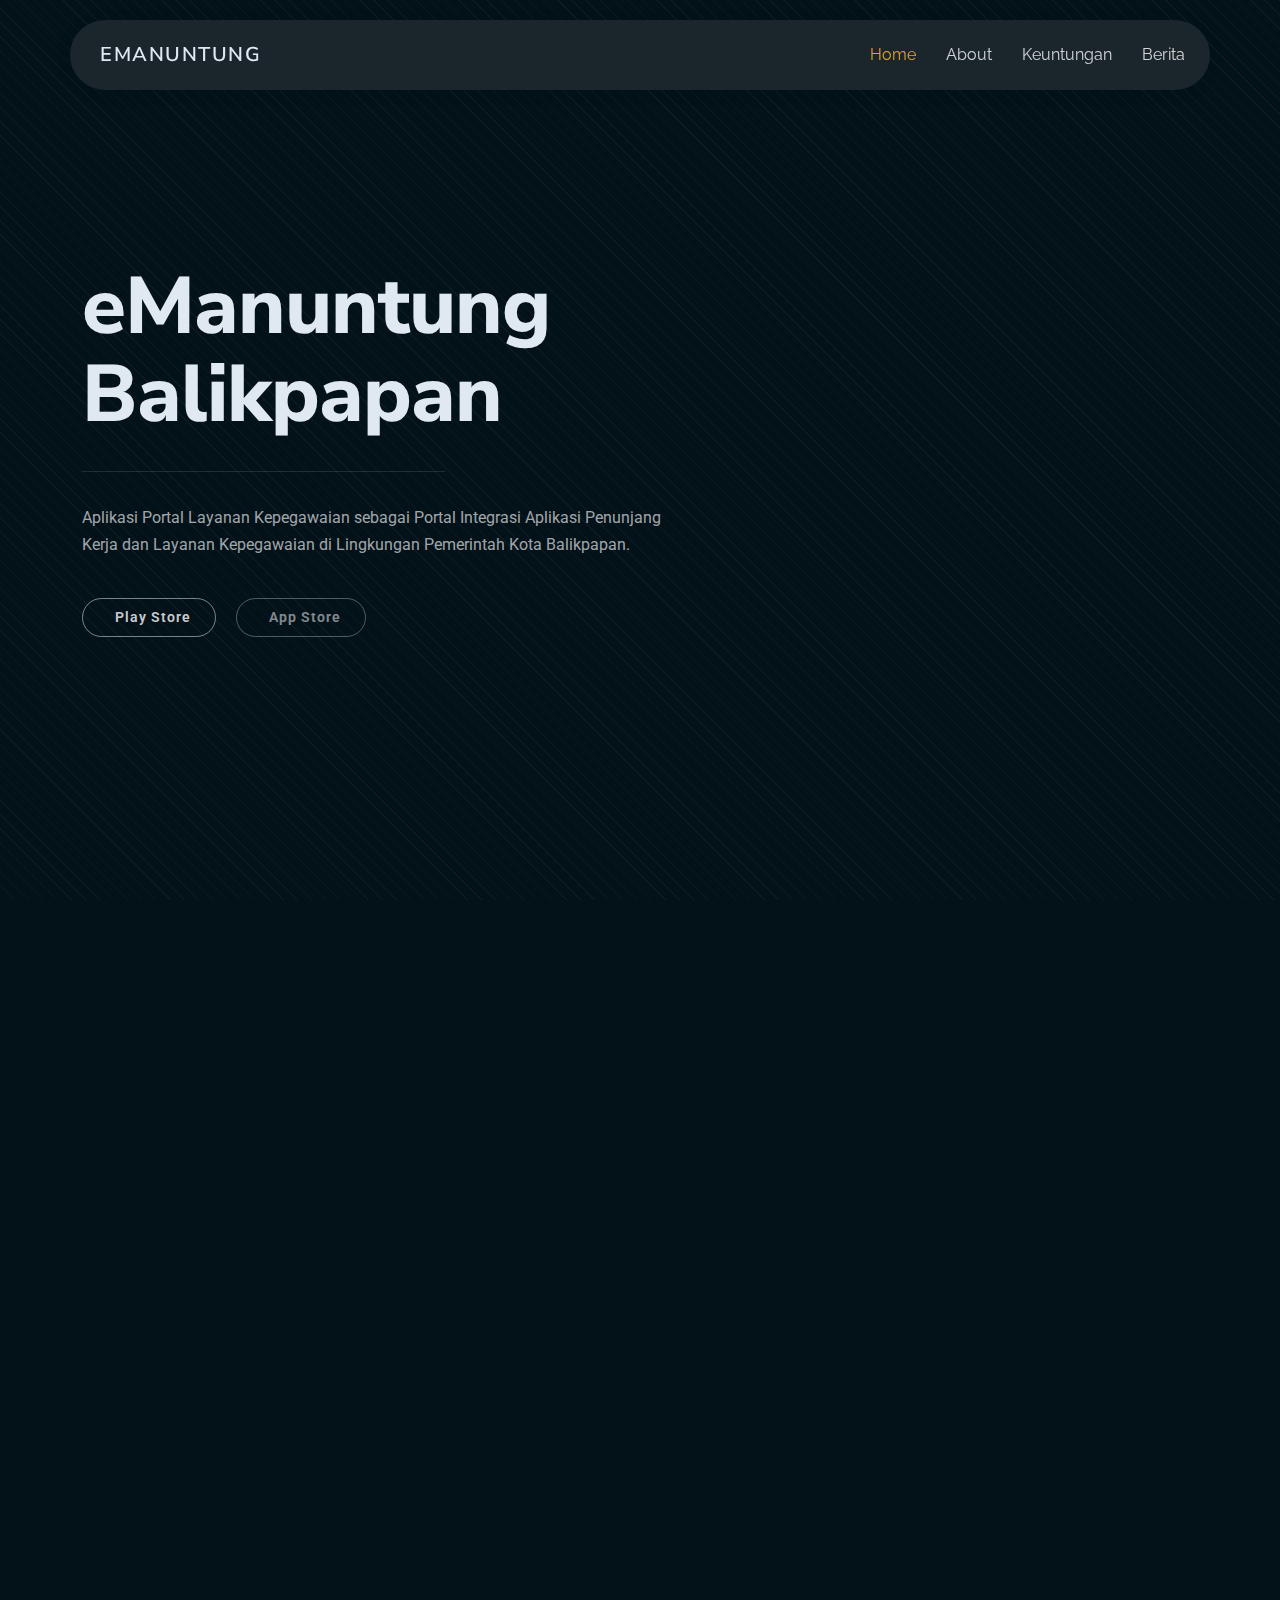
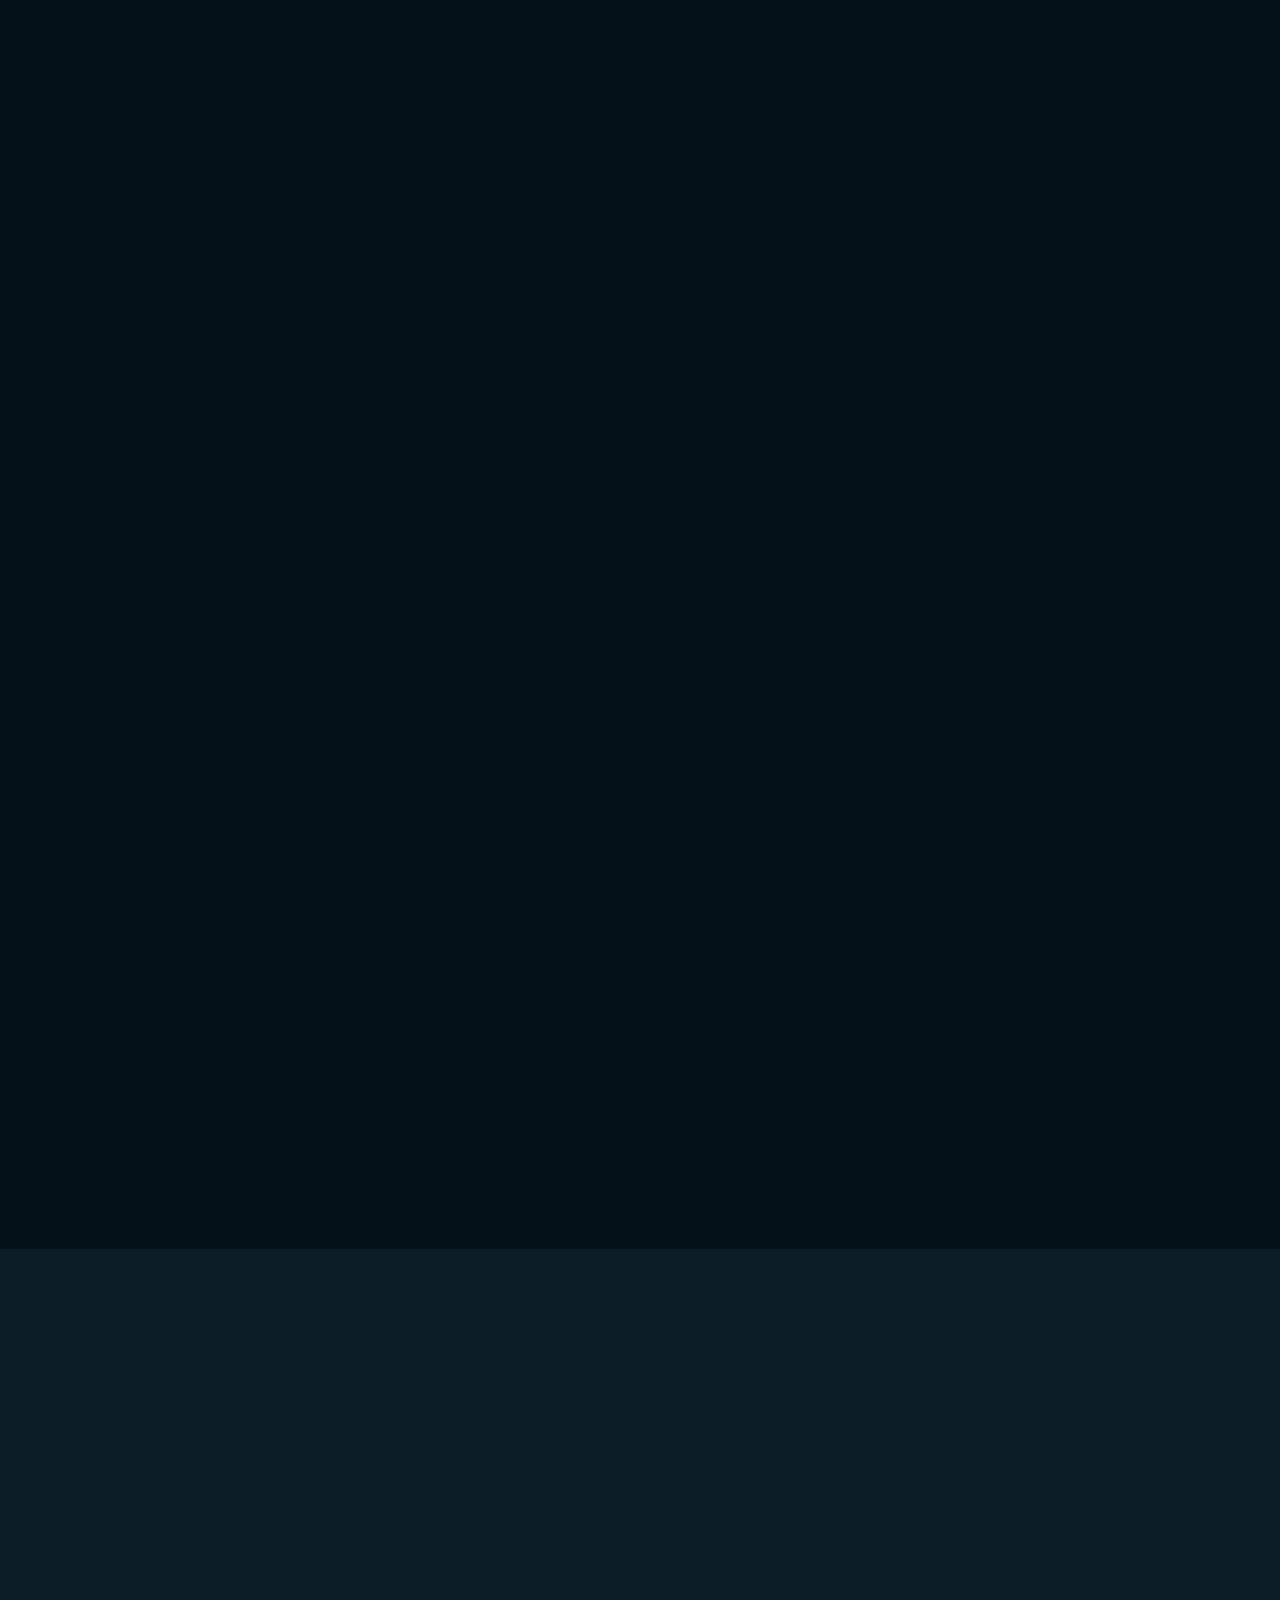
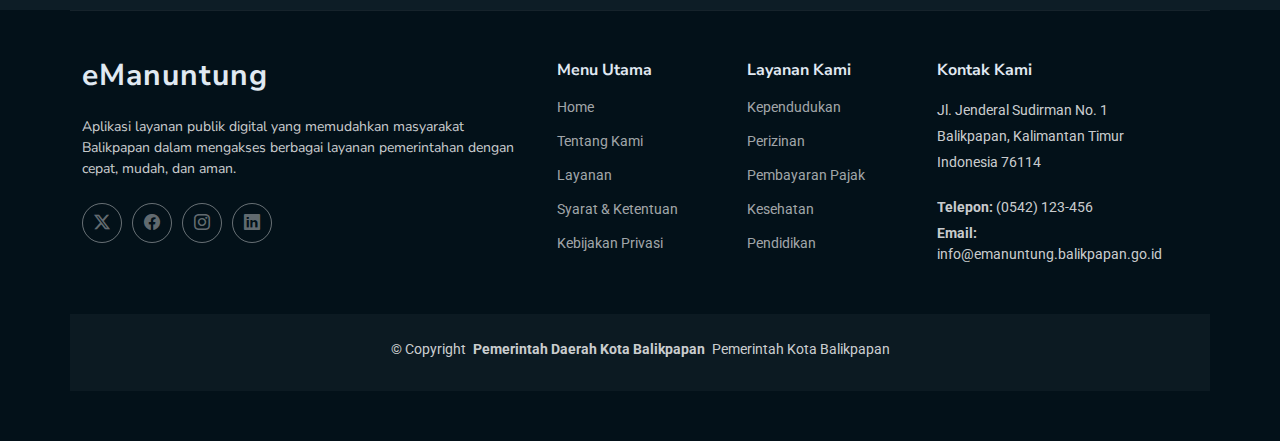
<file: index.html>
<!DOCTYPE html>
<html lang="en">

<head>
  <meta charset="utf-8">
  <meta content="width=device-width, initial-scale=1.0" name="viewport">
  <title>eManuntung Balikpapan</title>
  <meta name="description" content="">
  <meta name="keywords" content="">

  <!-- Favicons -->
  <link href="assets/img/logo balikpapan.png" rel="icon">
  <link href="assets/img/logo balikpapan.png" rel="apple-touch-icon">

  <!-- Fonts -->
  <link href="https://fonts.googleapis.com" rel="preconnect">
  <link href="https://fonts.gstatic.com" rel="preconnect" crossorigin>
  <link href="https://fonts.googleapis.com/css2?family=Roboto:ital,wght@0,100;0,300;0,400;0,500;0,700;0,900;1,100;1,300;1,400;1,500;1,700;1,900&family=Raleway:ital,wght@0,100;0,200;0,300;0,400;0,500;0,600;0,700;0,800;0,900;1,100;1,200;1,300;1,400;1,500;1,600;1,700;1,800;1,900&family=Nunito+Sans:ital,wght@0,200;0,300;0,400;0,600;0,700;0,800;0,900;1,200;1,300;1,400;1,600;1,700;1,800;1,900&display=swap" rel="stylesheet">

  <!-- Vendor CSS Files -->
  <link href="assets/vendor/bootstrap/css/bootstrap.min.css" rel="stylesheet">
  <link href="assets/vendor/bootstrap-icons/bootstrap-icons.css" rel="stylesheet">
  <link href="assets/vendor/aos/aos.css" rel="stylesheet">
  <link href="assets/vendor/swiper/swiper-bundle.min.css" rel="stylesheet">
  <link href="assets/vendor/glightbox/css/glightbox.min.css" rel="stylesheet">

  <!-- Main CSS File -->
  <link href="assets/css/main.css" rel="stylesheet">

  <!-- =======================================================
  * Template Name: Strategy
  * Template URL: https://bootstrapmade.com/strategy-bootstrap-agency-template/
  * Updated: Jun 06 2025 with Bootstrap v5.3.6
  * Author: BootstrapMade.com
  * License: https://bootstrapmade.com/license/
  ======================================================== -->
</head>

<body class="index-page">

  <header id="header" class="header d-flex align-items-center fixed-top">
    <div class="header-container container-fluid container-xl position-relative d-flex align-items-center justify-content-between">

      <a href="index.html" class="logo d-flex align-items-center me-auto me-xl-0">
        <!-- Uncomment the line below if you also wish to use an image logo -->
        <!-- <img src="assets/img/logo.webp" alt=""> -->
        <h1 class="sitename">eManuntung</h1>
      </a>

      <nav id="navmenu" class="navmenu">
        <ul>
          <li><a href="#hero" class="active">Home</a></li>
          <li><a href="#about">About</a></li>
          <li><a href="#keuntungan">Keuntungan</a></li>
          <li><a href="#berita">Berita</a></li>
        </ul>
        <i class="mobile-nav-toggle d-xl-none bi bi-list"></i>
      </nav>
    </div>
  </header>

  <main class="main">

    <!-- Hero Section -->
    <section id="hero" class="hero section">
      <div class="container">
        <div class="row">
          <div class="col-lg-7 content-col" data-aos="fade-up">
            <div class="content">
          
              <div class="main-heading">
                <h1>eManuntung Balikpapan</h1>
              </div>

              <div class="divider"></div>

              <div class="description">
                <p>Aplikasi Portal Layanan Kepegawaian sebagai Portal Integrasi Aplikasi Penunjang Kerja dan Layanan Kepegawaian di Lingkungan Pemerintah Kota Balikpapan.</p>
              </div>

              <div class="cta-button">
                 <a href="https://play.google.com/store/apps/details?id=com.emanuntung.balikpapan" target="_blank" class="btn btn-success px-4 py-2 rounded-pill me-3"><i class="fab fa-android me-2"></i>Play Store</a>
                 <a href="#" class="btn btn-dark px-4 py-2 rounded-pill disabled"><i class="fab fa-apple me-2"></i>App Store</a>
              </div>
            </div>
          </div>
        </div>
      </div>
    </section><!-- /Hero Section -->

  <!-- About Section -->
<section id="about" class="about section">

 <div class="container">

   <div class="row gx-5 align-items-center">
     <div class="col-lg-6" data-aos="fade-right" data-aos-delay="200">
       <div class="about-image position-relative">
         <img src="assets/img/logo balikpapan.png" class="img-fluid rounded-4 shadow-sm" alt="About Image" loading="lazy">
       </div>
     </div>

     <div class="col-lg-6 mt-4 mt-lg-0" data-aos="fade-left" data-aos-delay="300">
       <div class="about-content">
         <h2>Aplikasi Emanuntung Balikpapan - Layanan Digital Kota Balikpapan</h2>
         <p class="lead">Aplikasi resmi Pemerintah Kota Balikpapan yang menghadirkan berbagai layanan publik dalam satu platform digital yang mudah diakses oleh seluruh masyarakat.</p>
         <p>Emanuntung Balikpapan hadir sebagai wujud komitmen pemerintah dalam memberikan pelayanan prima melalui transformasi digital, memudahkan warga dalam mengakses berbagai layanan administrasi dan informasi kota.</p>

         <div class="row g-4 mt-3">
           <div class="col-md-6" data-aos="zoom-in" data-aos-delay="400">
             <div class="feature-item">
               <i class="bi bi-check-circle-fill"></i>
               <h5>Layanan Terintegrasi</h5>
               <p>Menyediakan berbagai layanan pemerintahan dalam satu aplikasi, mulai dari administrasi kependudukan hingga layanan perizinan.</p>
             </div>
           </div>
           <div class="col-md-6" data-aos="zoom-in" data-aos-delay="450">
             <div class="feature-item">
               <i class="bi bi-lightbulb-fill"></i>
               <h5>Pelayanan 24/7</h5>
               <p>Akses layanan kapan saja dan dimana saja dengan sistem online yang reliable dan user-friendly untuk kemudahan masyarakat Balikpapan.</p>
             </div>
           </div>
         </div>
       </div>
     </div>
   </div>

 </div>

</section><!-- /About Section -->

 <!-- Keuntungan Section -->
    <section id="keuntungan" class="services section">
      <div class="container" data-aos="fade-up" data-aos-delay="100">

        <div class="service-header">
          <div class="row align-items-center">
            <div class="col-lg-8 col-md-12">
              <div class="service-intro">
                <h2 class="service-heading">
                  <div>Keuntungan menggunakan</div>
                  <div><span>aplikasi Emanuntung Balikpapan</span></div>
                </h2>
              </div>
            </div>
            <div class="col-lg-4 col-md-12">
              <div class="service-summary">
                <p>
                  Emanuntung Balikpapan menghadirkan solusi digital inovatif khusus untuk warga Balikpapan, memberikan kemudahan akses layanan publik, informasi kota, dan berbagai fitur unggulan yang mendukung kehidupan sehari-hari masyarakat Balikpapan.
                </p>
              </div>
            </div>
          </div>
        </div>

        <div class="row justify-content-center">
          <div class="col-lg-4 col-md-6" data-aos="fade-up" data-aos-delay="100">
            <div class="service-card position-relative z-1">
              <div class="service-icon">
                <i class="bi bi-building"></i>
              </div>
              <a href="keuntungan1.html" class="card-action d-flex align-items-center justify-content-center rounded-circle">
                <i class="bi bi-arrow-up-right"></i>
              </a>
              <h3>
                <a href="keuntungan1.html">
                  Layanan publik <span>terintegrasi</span>
                </a>
              </h3>
              <p>
                Akses mudah ke berbagai layanan publik Kota Balikpapan dalam satu aplikasi, mulai dari administrasi kependudukan, perizinan, hingga pembayaran pajak daerah dengan proses yang lebih efisien.
              </p>
            </div>
          </div>
          <div class="col-lg-4 col-md-6" data-aos="fade-up" data-aos-delay="200">
            <div class="service-card position-relative z-1">
              <div class="service-icon">
                <i class="bi bi-geo-alt"></i>
              </div>
              <a href="keuntungan2.html" class="card-action d-flex align-items-center justify-content-center rounded-circle">
                <i class="bi bi-arrow-up-right"></i>
              </a>
              <h3>
                <a href="keuntungan2-details.html">
                  Informasi kota <span>real-time</span>
                </a>
              </h3>
              <p>
                Dapatkan informasi terkini tentang Balikpapan seperti berita pemerintahan, pengumuman penting, jadwal kegiatan, kondisi lalu lintas, dan update pembangunan infrastruktur kota.
              </p>
            </div>
          </div>
          <div class="col-lg-4 col-md-6" data-aos="fade-up" data-aos-delay="300">
            <div class="service-card position-relative z-1">
              <div class="service-icon">
                <i class="bi bi-people"></i>
              </div>
              <a href="keuntungan3.html" class="card-action d-flex align-items-center justify-content-center rounded-circle">
                <i class="bi bi-arrow-up-right"></i>
              </a>
              <h3>
                <a href="keuntungan3.html">
                  Partisipasi <span>warga aktif</span>
                </a>
              </h3>
              <p>
                Berpartisipasi langsung dalam pembangunan kota melalui fitur aspirasi masyarakat, pelaporan masalah infrastruktur, dan voting untuk program-program pembangunan Balikpapan.
              </p>
            </div>
          </div>
          <div class="col-lg-4 col-md-6" data-aos="fade-up" data-aos-delay="100">
            <div class="service-card position-relative z-1">
              <div class="service-icon">
                <i class="bi bi-compass"></i>
              </div>
              <a href="keuntungan4.html" class="card-action d-flex align-items-center justify-content-center rounded-circle">
                <i class="bi bi-arrow-up-right"></i>
              </a>
              <h3>
                <a href="keuntungan4.html">
                  Panduan wisata <span>lokal</span>
                </a>
              </h3>
              <p>
                Jelajahi keindahan Balikpapan dengan panduan wisata digital lengkap, rekomendasi tempat makan, event budaya, dan spot foto terbaik di Kota Beriman ini.
              </p>
            </div>
          </div>
          <div class="col-lg-4 col-md-6" data-aos="fade-up" data-aos-delay="200">
            <div class="service-card position-relative z-1">
              <div class="service-icon">
                <i class="bi bi-shield-check"></i>
              </div>
              <a href="keuntungan5.html" class="card-action d-flex align-items-center justify-content-center rounded-circle">
                <i class="bi bi-arrow-up-right"></i>
              </a>
              <h3>
                <a href="keuntungan5.html">
                  Keamanan <span>data terjamin</span>
                </a>
              </h3>
              <p>
                Data pribadi dan aktivitas Anda dalam aplikasi dilindungi dengan sistem keamanan tingkat tinggi sesuai standar pemerintahan digital Indonesia yang aman dan terpercaya.
              </p>
            </div>
          </div>
          <div class="col-lg-4 col-md-6" data-aos="fade-up" data-aos-delay="300">
            <div class="service-card position-relative z-1">
              <div class="service-icon">
                <i class="bi bi-telephone"></i>
              </div>
              <a href="keuntungan6.html" class="card-action d-flex align-items-center justify-content-center rounded-circle">
                <i class="bi bi-arrow-up-right"></i>
              </a>
              <h3>
                <a href="keuntungan6.html">
                  Bantuan <span>24/7</span>
                </a>
              </h3>
              <p>
                Tim support aplikasi Emanuntung Balikpapan siap membantu warga setiap saat melalui berbagai saluran komunikasi untuk memastikan pengalaman terbaik dalam menggunakan layanan digital kota.
              </p>
            </div>
          </div>
        </div>

      </div>

    </section><!-- /Keuntungan Section -->

  <!-- Berita Section -->
    <section id="berita" class="team section light-background">
      <div class="container" data-aos="fade-up" data-aos-delay="100">

        <div class="row gy-4">

          <div class="col-lg-6" data-aos="fade-up" data-aos-delay="100">
            <div class="team-member d-flex">
              <div class="member-img">
                <img src="assets/img/teritip.jpg" class="img-fluid" alt="Germas Teritip 2025" loading="lazy">
              </div>
              <div class="member-info flex-grow-1">
                <a href="berita1.html">Peluncuran Germas Teritip 2025</a>
                <span>14 Februari 2025</span>
                <p>Pemerintah Kota Balikpapan resmi meluncurkan Germas Teritip 2025 di Sentra Industri Kecil Teritip (SIKT), menandai komitmen kota dalam pengembangan industri kecil menengah</p>
              </div>
            </div>
          </div><!-- End Berita Member -->

          <div class="col-lg-6" data-aos="fade-up" data-aos-delay="300">
            <div class="team-member d-flex">
              <div class="member-img">
                <img src="assets/img/hutan.jpg" class="img-fluid" alt="Operasi Patuh Mahakam 2025" loading="lazy">
              </div>
              <div class="member-info flex-grow-1">
               <a href="berita2.html">Revitalisasi Hutan Kota Balikpapan</a>
                <span>Juli 2025</span>
                <p>Pemkot Balikpapan menyelesaikan revitalisasi Hutan Kota dengan jalur edukatif, taman tematik, dan area bermain anak, sebagai bagian dari program penghijauan perkotaan.</p>
              </div>
            </div>
          </div><!-- End Berita Member -->

        </div>

      </div>

    </section><!-- /Berita Section -->

  </main>

   <footer id="footer" class="footer">

    <div class="container footer-top">
      <div class="row gy-4">
        <div class="col-lg-5 col-md-12 footer-about">
          <a href="index.html" class="logo d-flex align-items-center">
            <span class="sitename">eManuntung</span>
          </a>
          <p>Aplikasi layanan publik digital yang memudahkan masyarakat Balikpapan dalam mengakses berbagai layanan pemerintahan dengan cepat, mudah, dan aman.</p>
          <div class="social-links d-flex mt-4">
            <a href=""><i class="bi bi-twitter-x"></i></a>
            <a href=""><i class="bi bi-facebook"></i></a>
            <a href=""><i class="bi bi-instagram"></i></a>
            <a href=""><i class="bi bi-linkedin"></i></a>
          </div>
        </div>

        <div class="col-lg-2 col-6 footer-links">
          <h4>Menu Utama</h4>
          <ul>
            <li><a href="#">Home</a></li>
            <li><a href="#">Tentang Kami</a></li>
            <li><a href="#">Layanan</a></li>
            <li><a href="#">Syarat & Ketentuan</a></li>
            <li><a href="#">Kebijakan Privasi</a></li>
          </ul>
        </div>

        <div class="col-lg-2 col-6 footer-links">
          <h4>Layanan Kami</h4>
          <ul>
            <li><a href="#">Kependudukan</a></li>
            <li><a href="#">Perizinan</a></li>
            <li><a href="#">Pembayaran Pajak</a></li>
            <li><a href="#">Kesehatan</a></li>
            <li><a href="#">Pendidikan</a></li>
          </ul>
        </div>

        <div class="col-lg-3 col-md-12 footer-contact text-center text-md-start">
          <h4>Kontak Kami</h4>
          <p>Jl. Jenderal Sudirman No. 1</p>
          <p>Balikpapan, Kalimantan Timur</p>
          <p>Indonesia 76114</p>
          <p class="mt-4"><strong>Telepon:</strong> <span>(0542) 123-456</span></p>
          <p><strong>Email:</strong> <span>info@emanuntung.balikpapan.go.id</span></p>
        </div>

      </div>
    </div>

    <div class="container copyright text-center mt-4">
      <p>© <span>Copyright</span> <strong class="px-1 sitename">Pemerintah Daerah Kota Balikpapan</strong> <span>Pemerintah Kota Balikpapan</span></p>
      <div class="credits">
        <!-- All the links in the footer should remain intact. -->
        <!-- You can delete the links only if you've purchased the pro version. -->
        <!-- Licensing information: https://bootstrapmade.com/license/ -->
        <!-- Purchase the pro version with working PHP/AJAX contact form: [buy-url] -->
      </div>
    </div>

  </footer>

  <!-- Scroll Top -->
  <a href="#" id="scroll-top" class="scroll-top d-flex align-items-center justify-content-center"><i class="bi bi-arrow-up-short"></i></a>

  <!-- Preloader -->
  <div id="preloader"></div>

  <!-- Vendor JS Files -->
  <script src="assets/vendor/bootstrap/js/bootstrap.bundle.min.js"></script>
  <script src="assets/vendor/php-email-form/validate.js"></script>
  <script src="assets/vendor/aos/aos.js"></script>
  <script src="assets/vendor/swiper/swiper-bundle.min.js"></script>
  <script src="assets/vendor/glightbox/js/glightbox.min.js"></script>
  <script src="assets/vendor/imagesloaded/imagesloaded.pkgd.min.js"></script>
  <script src="assets/vendor/isotope-layout/isotope.pkgd.min.js"></script>

  <!-- Main JS File -->
  <script src="assets/js/main.js"></script>

</body>

</html>
</file>
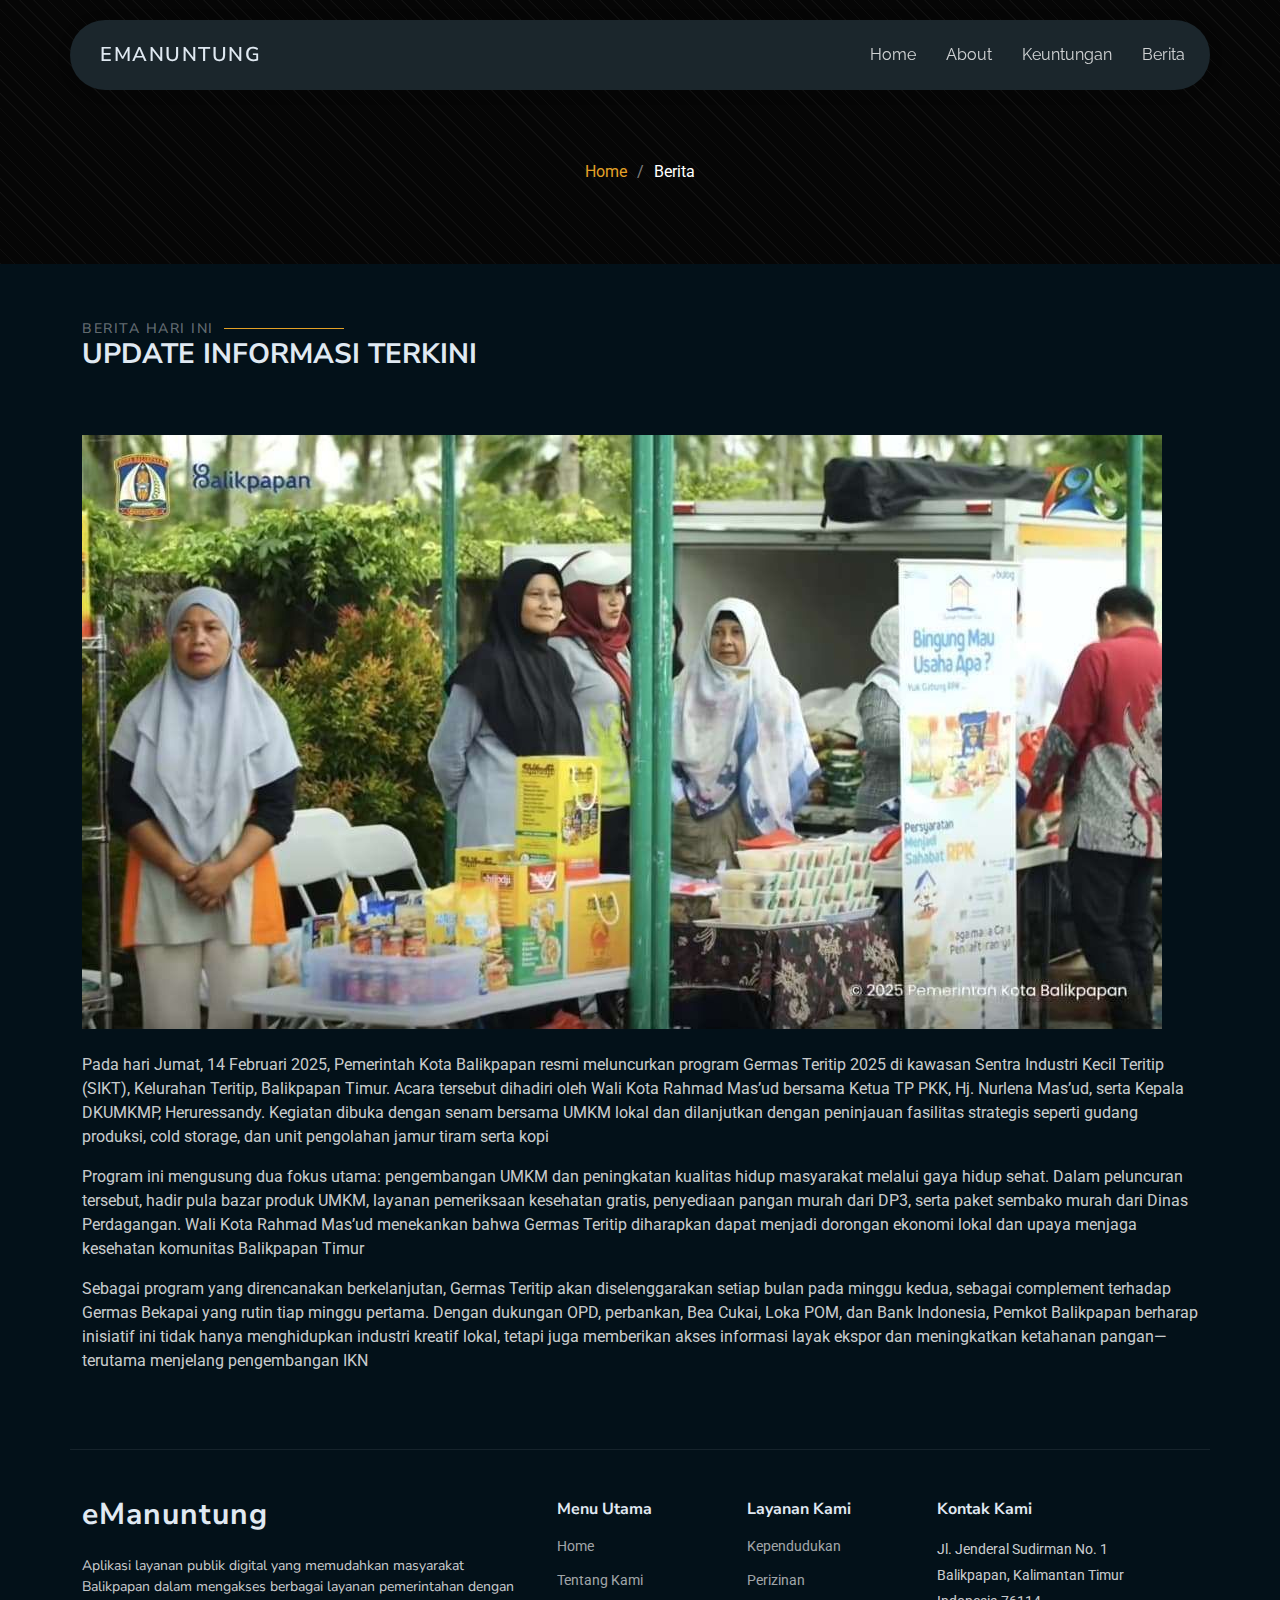
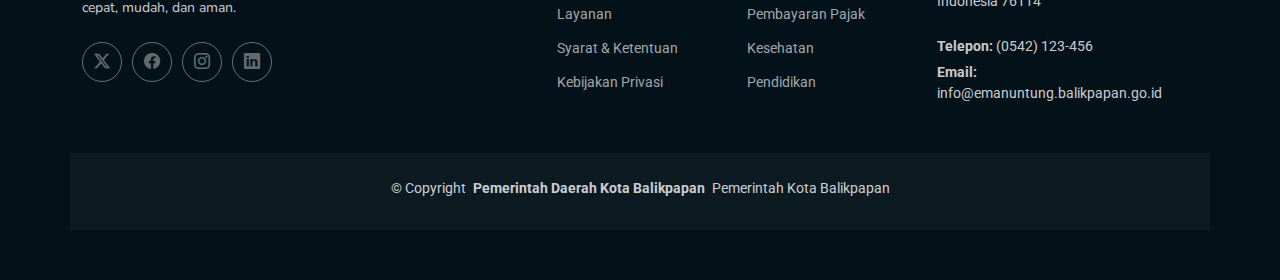
<file: berita1.html>
<!DOCTYPE html>
<html lang="en">

<head>
  <meta charset="utf-8">
  <meta content="width=device-width, initial-scale=1.0" name="viewport">
  <title>eManuntung Balikpapan</title>
  <meta name="description" content="">
  <meta name="keywords" content="">

  <!-- Favicons -->
  <link href="assets/img/logo balikpapan.png" rel="icon">
  <link href="assets/img/logo balikpapan.png" rel="apple-touch-icon">

  <!-- Fonts -->
  <link href="https://fonts.googleapis.com" rel="preconnect">
  <link href="https://fonts.gstatic.com" rel="preconnect" crossorigin>
  <link href="https://fonts.googleapis.com/css2?family=Roboto&family=Raleway&family=Nunito+Sans&display=swap" rel="stylesheet">

  <!-- Vendor CSS Files -->
  <link href="assets/vendor/bootstrap/css/bootstrap.min.css" rel="stylesheet">
  <link href="assets/vendor/bootstrap-icons/bootstrap-icons.css" rel="stylesheet">
  <link href="assets/vendor/aos/aos.css" rel="stylesheet">
  <link href="assets/vendor/swiper/swiper-bundle.min.css" rel="stylesheet">
  <link href="assets/vendor/glightbox/css/glightbox.min.css" rel="stylesheet">

  <!-- Main CSS File -->
  <link href="assets/css/main.css" rel="stylesheet">

</head>

<body class="starter-page-page">

  <header id="header" class="header d-flex align-items-center fixed-top">
    <div class="header-container container-fluid container-xl position-relative d-flex align-items-center justify-content-between">

      <a href="index.html" class="logo d-flex align-items-center me-auto me-xl-0">
        <h1 class="sitename">eManuntung</h1>
      </a>

      <nav id="navmenu" class="navmenu">
        <ul>
          <li><a href="index.html">Home</a></li>
          <li><a href="index.html">About</a></li>
          <li><a href="index.html">Keuntungan</a></li>
          <li><a href="index.html">Berita</a></li>
        </ul>
        <i class="mobile-nav-toggle d-xl-none bi bi-list"></i>
      </nav>
    </div>
  </header>

  <main class="main">

    <!-- Page Title -->
    <div class="page-title dark-background" data-aos="fade">
      <div class="container position-relative">
        <nav class="breadcrumbs">
          <ol>
            <li><a href="index.html">Home</a></li>
            <li class="current">Berita</li>
          </ol>
        </nav>
      </div>
    </div><!-- End Page Title -->

    <!-- Berita Section -->
    <section id="starter-section" class="starter-section section">

      <!-- Section Title -->
      <div class="container section-title" data-aos="fade-up">
        <h2>Berita Hari Ini</h2>
        <div><span>Update</span> <span class="description-title">Informasi Terkini</span></div>
      </div><!-- End Section Title -->

      <div class="container" data-aos="fade-up">
        <img src="assets/img/teritip.jpg" alt="Berita Terkini" class="img-fluid mb-4">
        <p>Pada hari Jumat, 14 Februari 2025, Pemerintah Kota Balikpapan resmi meluncurkan program Germas Teritip 2025 di kawasan Sentra Industri Kecil Teritip (SIKT), Kelurahan Teritip, Balikpapan Timur. Acara tersebut dihadiri oleh Wali Kota Rahmad Mas’ud bersama Ketua TP PKK, Hj. Nurlena Mas’ud, serta Kepala DKUMKMP, Heruressandy. Kegiatan dibuka dengan senam bersama UMKM lokal dan dilanjutkan dengan peninjauan fasilitas strategis seperti gudang produksi, cold storage, dan unit pengolahan jamur tiram serta kopi</p>

        <p>Program ini mengusung dua fokus utama: pengembangan UMKM dan peningkatan kualitas hidup masyarakat melalui gaya hidup sehat. Dalam peluncuran tersebut, hadir pula bazar produk UMKM, layanan pemeriksaan kesehatan gratis, penyediaan pangan murah dari DP3, serta paket sembako murah dari Dinas Perdagangan. Wali Kota Rahmad Mas’ud menekankan bahwa Germas Teritip diharapkan dapat menjadi dorongan ekonomi lokal dan upaya menjaga kesehatan komunitas Balikpapan Timur</p>

        <p>Sebagai program yang direncanakan berkelanjutan, Germas Teritip akan diselenggarakan setiap bulan pada minggu kedua, sebagai complement terhadap Germas Bekapai yang rutin tiap minggu pertama. Dengan dukungan OPD, perbankan, Bea Cukai, Loka POM, dan Bank Indonesia, Pemkot Balikpapan berharap inisiatif ini tidak hanya menghidupkan industri kreatif lokal, tetapi juga memberikan akses informasi layak ekspor dan meningkatkan ketahanan pangan—terutama menjelang pengembangan IKN</p>
      </div>

    </section><!-- /Berita Section -->

  </main>

  <footer id="footer" class="footer">

    <div class="container footer-top">
      <div class="row gy-4">
        <div class="col-lg-5 col-md-12 footer-about">
          <a href="index.html" class="logo d-flex align-items-center">
            <span class="sitename">eManuntung</span>
          </a>
          <p>Aplikasi layanan publik digital yang memudahkan masyarakat Balikpapan dalam mengakses berbagai layanan pemerintahan dengan cepat, mudah, dan aman.</p>
          <div class="social-links d-flex mt-4">
            <a href=""><i class="bi bi-twitter-x"></i></a>
            <a href=""><i class="bi bi-facebook"></i></a>
            <a href=""><i class="bi bi-instagram"></i></a>
            <a href=""><i class="bi bi-linkedin"></i></a>
          </div>
        </div>

        <div class="col-lg-2 col-6 footer-links">
          <h4>Menu Utama</h4>
          <ul>
            <li><a href="#">Home</a></li>
            <li><a href="#">Tentang Kami</a></li>
            <li><a href="#">Layanan</a></li>
            <li><a href="#">Syarat & Ketentuan</a></li>
            <li><a href="#">Kebijakan Privasi</a></li>
          </ul>
        </div>

        <div class="col-lg-2 col-6 footer-links">
          <h4>Layanan Kami</h4>
          <ul>
            <li><a href="#">Kependudukan</a></li>
            <li><a href="#">Perizinan</a></li>
            <li><a href="#">Pembayaran Pajak</a></li>
            <li><a href="#">Kesehatan</a></li>
            <li><a href="#">Pendidikan</a></li>
          </ul>
        </div>

        <div class="col-lg-3 col-md-12 footer-contact text-center text-md-start">
          <h4>Kontak Kami</h4>
          <p>Jl. Jenderal Sudirman No. 1</p>
          <p>Balikpapan, Kalimantan Timur</p>
          <p>Indonesia 76114</p>
          <p class="mt-4"><strong>Telepon:</strong> <span>(0542) 123-456</span></p>
          <p><strong>Email:</strong> <span>info@emanuntung.balikpapan.go.id</span></p>
        </div>

      </div>
    </div>

    <div class="container copyright text-center mt-4">
      <p>© <span>Copyright</span> <strong class="px-1 sitename">Pemerintah Daerah Kota Balikpapan</strong> <span>Pemerintah Kota Balikpapan</span></p>
      <div class="credits">
        <!-- All the links in the footer should remain intact. -->
        <!-- You can delete the links only if you've purchased the pro version. -->
        <!-- Licensing information: https://bootstrapmade.com/license/ -->
        <!-- Purchase the pro version with working PHP/AJAX contact form: [buy-url] -->
      </div>
    </div>

  </footer>

  <!-- Scroll Top -->
  <a href="#" id="scroll-top" class="scroll-top d-flex align-items-center justify-content-center"><i class="bi bi-arrow-up-short"></i></a>

  <!-- Preloader -->
  <div id="preloader"></div>

  <!-- Vendor JS Files -->
  <script src="assets/vendor/bootstrap/js/bootstrap.bundle.min.js"></script>
  <script src="assets/vendor/php-email-form/validate.js"></script>
  <script src="assets/vendor/aos/aos.js"></script>
  <script src="assets/vendor/swiper/swiper-bundle.min.js"></script>
  <script src="assets/vendor/glightbox/js/glightbox.min.js"></script>
  <script src="assets/vendor/imagesloaded/imagesloaded.pkgd.min.js"></script>
  <script src="assets/vendor/isotope-layout/isotope.pkgd.min.js"></script>

  <!-- Main JS File -->
  <script src="assets/js/main.js"></script>

</body>

</html>
</file>
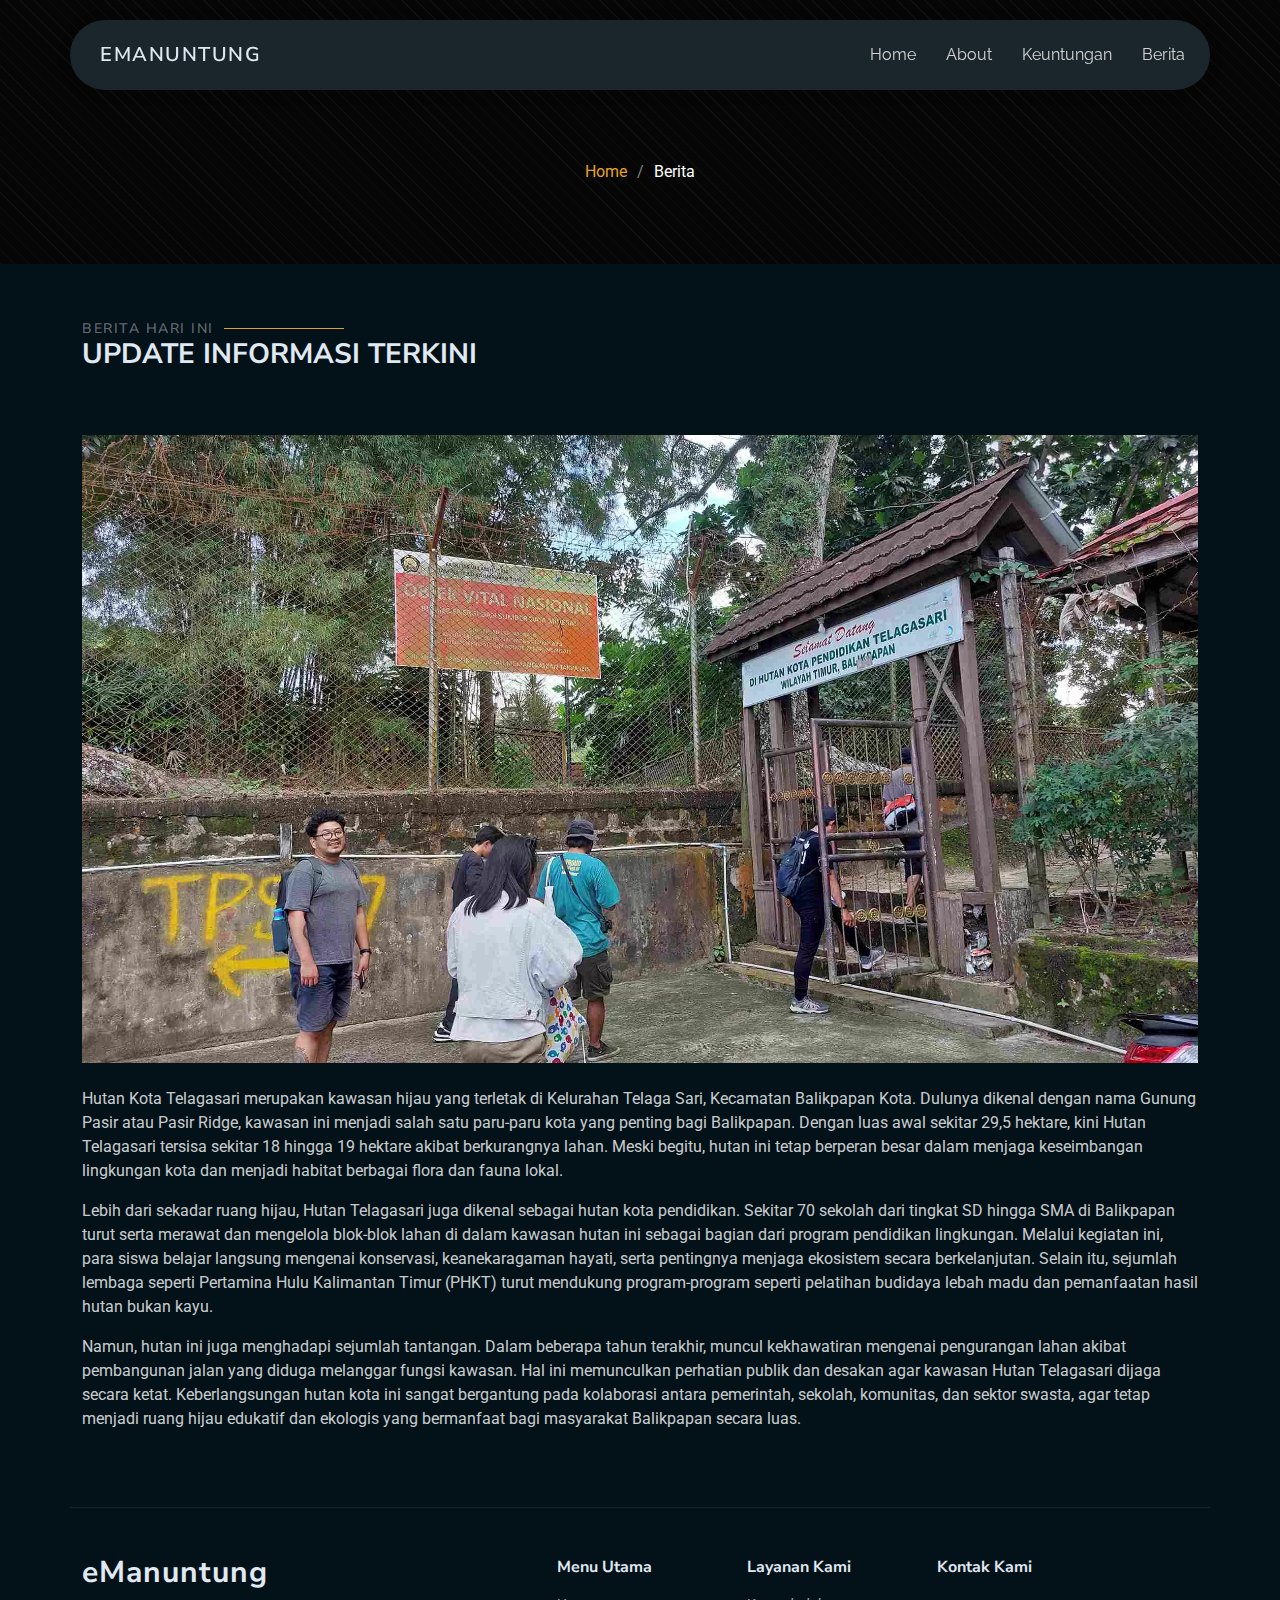
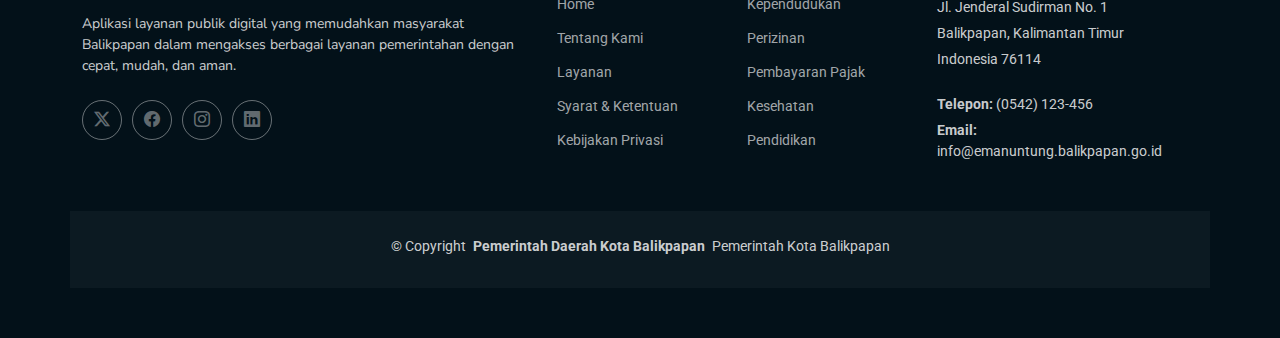
<file: berita2.html>
<!DOCTYPE html>
<html lang="en">

<head>
  <meta charset="utf-8">
  <meta content="width=device-width, initial-scale=1.0" name="viewport">
  <title>eManuntung Balikpapan</title>
  <meta name="description" content="">
  <meta name="keywords" content="">

  <!-- Favicons -->
  <link href="assets/img/logo balikpapan.png" rel="icon">
  <link href="assets/img/logo balikpapan.png" rel="apple-touch-icon">

  <!-- Fonts -->
  <link href="https://fonts.googleapis.com" rel="preconnect">
  <link href="https://fonts.gstatic.com" rel="preconnect" crossorigin>
  <link href="https://fonts.googleapis.com/css2?family=Roboto&family=Raleway&family=Nunito+Sans&display=swap" rel="stylesheet">

  <!-- Vendor CSS Files -->
  <link href="assets/vendor/bootstrap/css/bootstrap.min.css" rel="stylesheet">
  <link href="assets/vendor/bootstrap-icons/bootstrap-icons.css" rel="stylesheet">
  <link href="assets/vendor/aos/aos.css" rel="stylesheet">
  <link href="assets/vendor/swiper/swiper-bundle.min.css" rel="stylesheet">
  <link href="assets/vendor/glightbox/css/glightbox.min.css" rel="stylesheet">

  <!-- Main CSS File -->
  <link href="assets/css/main.css" rel="stylesheet">

</head>

<body class="starter-page-page">

  <header id="header" class="header d-flex align-items-center fixed-top">
    <div class="header-container container-fluid container-xl position-relative d-flex align-items-center justify-content-between">

      <a href="index.html" class="logo d-flex align-items-center me-auto me-xl-0">
        <h1 class="sitename">eManuntung</h1>
      </a>

      <nav id="navmenu" class="navmenu">
        <ul>
          <li><a href="index.html">Home</a></li>
          <li><a href="index.html">About</a></li>
          <li><a href="index.html">Keuntungan</a></li>
          <li><a href="index.html">Berita</a></li>
        </ul>
        <i class="mobile-nav-toggle d-xl-none bi bi-list"></i>
      </nav>
    </div>
  </header>

  <main class="main">

    <!-- Page Title -->
    <div class="page-title dark-background" data-aos="fade">
      <div class="container position-relative">
        <nav class="breadcrumbs">
          <ol>
            <li><a href="index.html">Home</a></li>
            <li class="current">Berita</li>
          </ol>
        </nav>
      </div>
    </div><!-- End Page Title -->

    <!-- Berita Section -->
    <section id="starter-section" class="starter-section section">

      <!-- Section Title -->
      <div class="container section-title" data-aos="fade-up">
        <h2>Berita Hari Ini</h2>
        <div><span>Update</span> <span class="description-title">Informasi Terkini</span></div>
      </div><!-- End Section Title -->

      <div class="container" data-aos="fade-up">
        <img src="assets/img/hutan.jpg" alt="Berita Terkini" class="img-fluid mb-4">
        <p>Hutan Kota Telagasari merupakan kawasan hijau yang terletak di Kelurahan Telaga Sari, Kecamatan Balikpapan Kota. Dulunya dikenal dengan nama Gunung Pasir atau Pasir Ridge, kawasan ini menjadi salah satu paru-paru kota yang penting bagi Balikpapan. Dengan luas awal sekitar 29,5 hektare, kini Hutan Telagasari tersisa sekitar 18 hingga 19 hektare akibat berkurangnya lahan. Meski begitu, hutan ini tetap berperan besar dalam menjaga keseimbangan lingkungan kota dan menjadi habitat berbagai flora dan fauna lokal.</p>

        <p>Lebih dari sekadar ruang hijau, Hutan Telagasari juga dikenal sebagai hutan kota pendidikan. Sekitar 70 sekolah dari tingkat SD hingga SMA di Balikpapan turut serta merawat dan mengelola blok-blok lahan di dalam kawasan hutan ini sebagai bagian dari program pendidikan lingkungan. Melalui kegiatan ini, para siswa belajar langsung mengenai konservasi, keanekaragaman hayati, serta pentingnya menjaga ekosistem secara berkelanjutan. Selain itu, sejumlah lembaga seperti Pertamina Hulu Kalimantan Timur (PHKT) turut mendukung program-program seperti pelatihan budidaya lebah madu dan pemanfaatan hasil hutan bukan kayu.</p>

        <p>Namun, hutan ini juga menghadapi sejumlah tantangan. Dalam beberapa tahun terakhir, muncul kekhawatiran mengenai pengurangan lahan akibat pembangunan jalan yang diduga melanggar fungsi kawasan. Hal ini memunculkan perhatian publik dan desakan agar kawasan Hutan Telagasari dijaga secara ketat. Keberlangsungan hutan kota ini sangat bergantung pada kolaborasi antara pemerintah, sekolah, komunitas, dan sektor swasta, agar tetap menjadi ruang hijau edukatif dan ekologis yang bermanfaat bagi masyarakat Balikpapan secara luas.</p>
      </div>

    </section><!-- /Berita Section -->

  </main>

   <footer id="footer" class="footer">

    <div class="container footer-top">
      <div class="row gy-4">
        <div class="col-lg-5 col-md-12 footer-about">
          <a href="index.html" class="logo d-flex align-items-center">
            <span class="sitename">eManuntung</span>
          </a>
          <p>Aplikasi layanan publik digital yang memudahkan masyarakat Balikpapan dalam mengakses berbagai layanan pemerintahan dengan cepat, mudah, dan aman.</p>
          <div class="social-links d-flex mt-4">
            <a href=""><i class="bi bi-twitter-x"></i></a>
            <a href=""><i class="bi bi-facebook"></i></a>
            <a href=""><i class="bi bi-instagram"></i></a>
            <a href=""><i class="bi bi-linkedin"></i></a>
          </div>
        </div>

        <div class="col-lg-2 col-6 footer-links">
          <h4>Menu Utama</h4>
          <ul>
            <li><a href="#">Home</a></li>
            <li><a href="#">Tentang Kami</a></li>
            <li><a href="#">Layanan</a></li>
            <li><a href="#">Syarat & Ketentuan</a></li>
            <li><a href="#">Kebijakan Privasi</a></li>
          </ul>
        </div>

        <div class="col-lg-2 col-6 footer-links">
          <h4>Layanan Kami</h4>
          <ul>
            <li><a href="#">Kependudukan</a></li>
            <li><a href="#">Perizinan</a></li>
            <li><a href="#">Pembayaran Pajak</a></li>
            <li><a href="#">Kesehatan</a></li>
            <li><a href="#">Pendidikan</a></li>
          </ul>
        </div>

        <div class="col-lg-3 col-md-12 footer-contact text-center text-md-start">
          <h4>Kontak Kami</h4>
          <p>Jl. Jenderal Sudirman No. 1</p>
          <p>Balikpapan, Kalimantan Timur</p>
          <p>Indonesia 76114</p>
          <p class="mt-4"><strong>Telepon:</strong> <span>(0542) 123-456</span></p>
          <p><strong>Email:</strong> <span>info@emanuntung.balikpapan.go.id</span></p>
        </div>

      </div>
    </div>

    <div class="container copyright text-center mt-4">
      <p>© <span>Copyright</span> <strong class="px-1 sitename">Pemerintah Daerah Kota Balikpapan</strong> <span>Pemerintah Kota Balikpapan</span></p>
      <div class="credits">
        <!-- All the links in the footer should remain intact. -->
        <!-- You can delete the links only if you've purchased the pro version. -->
        <!-- Licensing information: https://bootstrapmade.com/license/ -->
        <!-- Purchase the pro version with working PHP/AJAX contact form: [buy-url] -->
      </div>
    </div>

  </footer>

  <!-- Scroll Top -->
  <a href="#" id="scroll-top" class="scroll-top d-flex align-items-center justify-content-center"><i class="bi bi-arrow-up-short"></i></a>

  <!-- Preloader -->
  <div id="preloader"></div>

  <!-- Vendor JS Files -->
  <script src="assets/vendor/bootstrap/js/bootstrap.bundle.min.js"></script>
  <script src="assets/vendor/php-email-form/validate.js"></script>
  <script src="assets/vendor/aos/aos.js"></script>
  <script src="assets/vendor/swiper/swiper-bundle.min.js"></script>
  <script src="assets/vendor/glightbox/js/glightbox.min.js"></script>
  <script src="assets/vendor/imagesloaded/imagesloaded.pkgd.min.js"></script>
  <script src="assets/vendor/isotope-layout/isotope.pkgd.min.js"></script>

  <!-- Main JS File -->
  <script src="assets/js/main.js"></script>

</body>

</html>
</file>
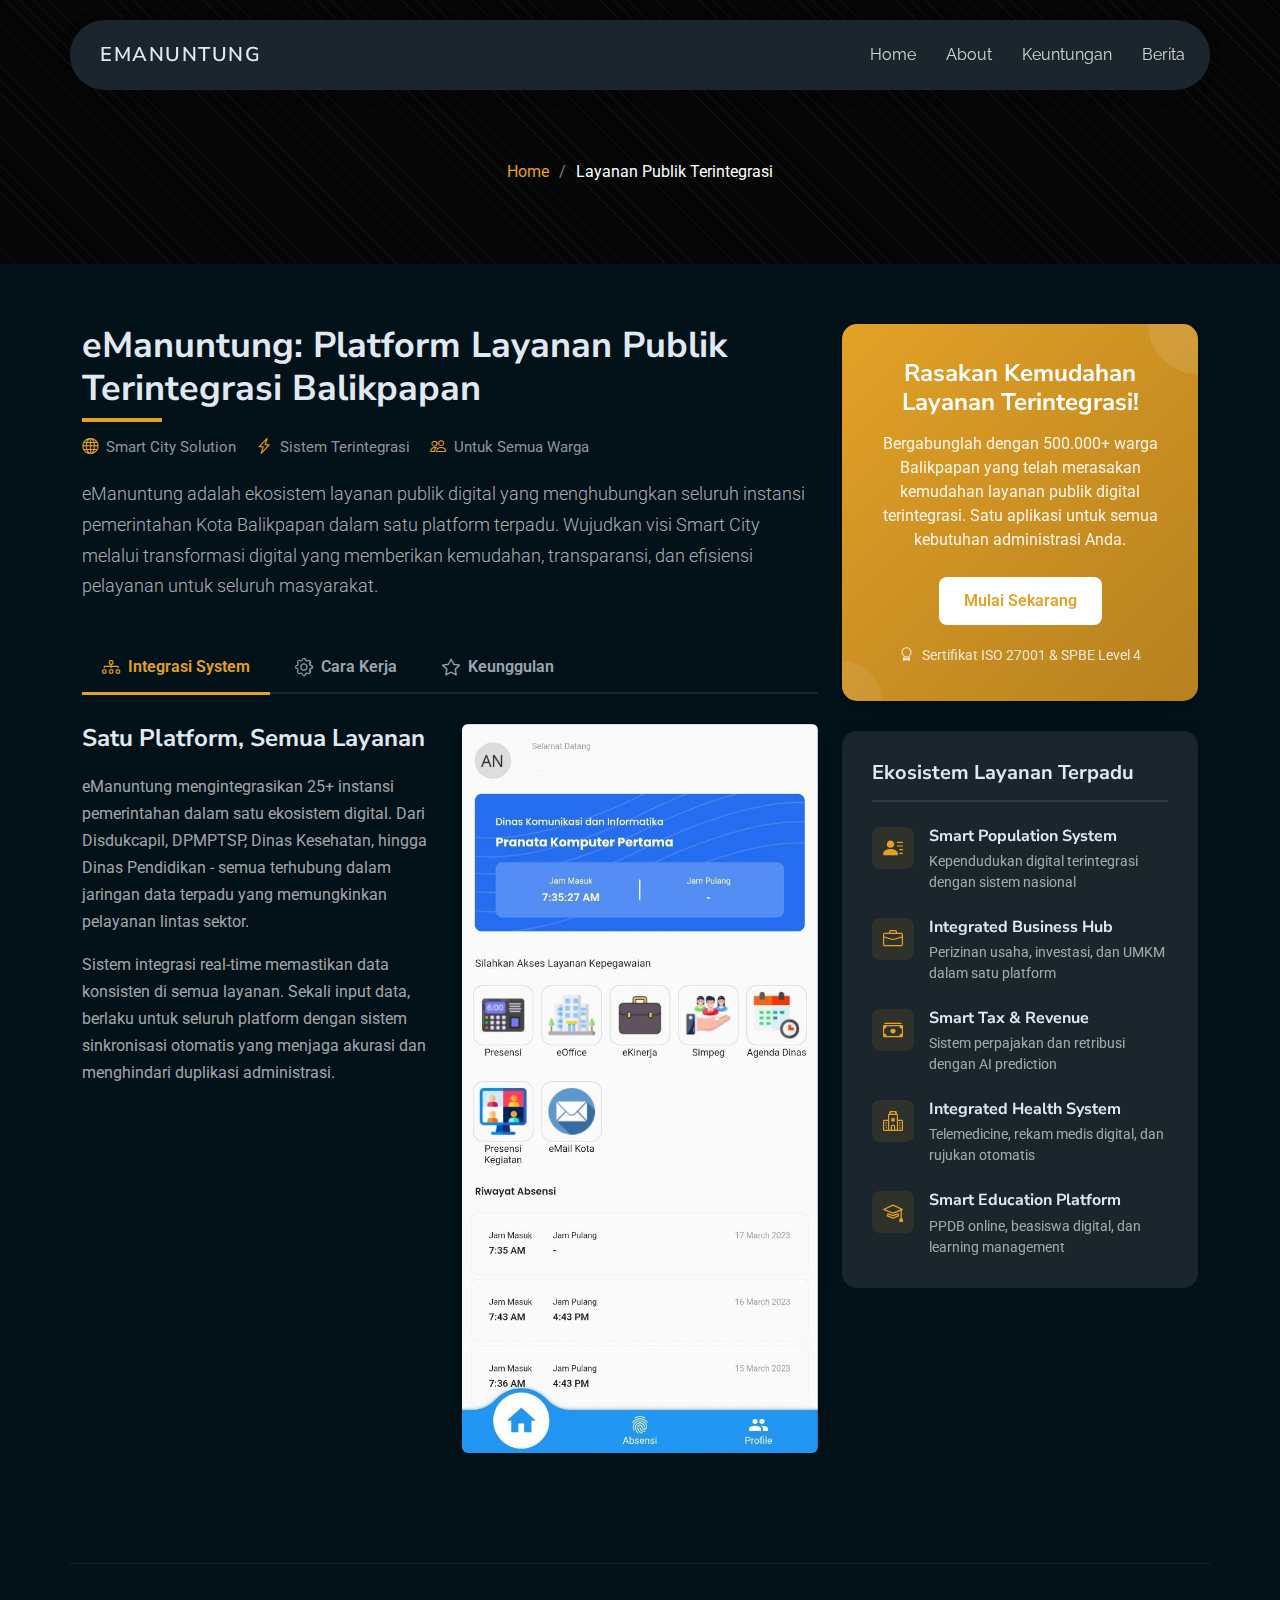
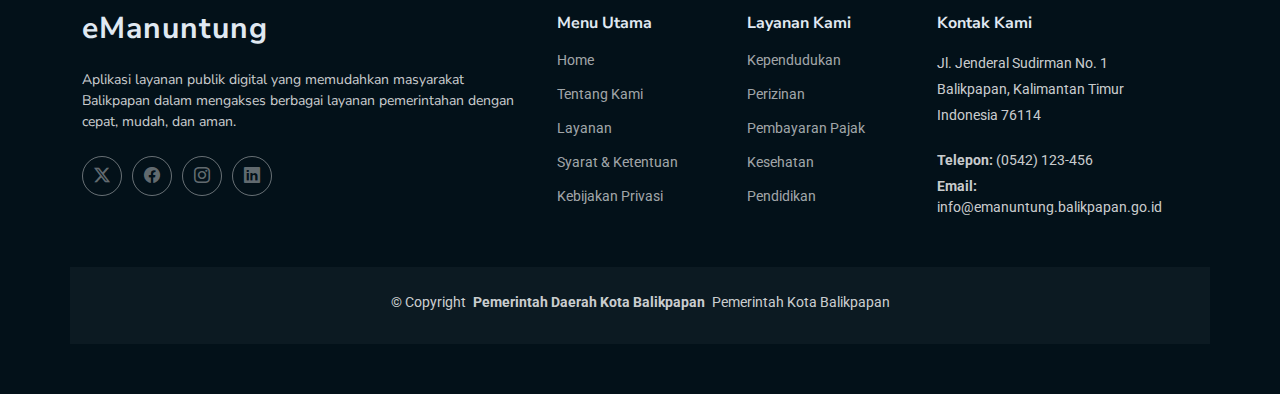
<file: keuntungan1.html>
<!DOCTYPE html>
<html lang="en">

<head>
  <meta charset="utf-8">
  <meta content="width=device-width, initial-scale=1.0" name="viewport">
  <title>eManuntung Balikpapan</title>
  <meta name="description" content="Platform layanan publik digital terintegrasi untuk kemudahan akses layanan pemerintahan Kota Balikpapan">
  <meta name="keywords" content="eManuntung, Balikpapan, layanan publik terintegrasi, smart city, digital government">

  <!-- Favicons -->
  <link href="assets/img/logo balikpapan.png" rel="icon">
  <link href="assets/img/logo balikpapan.png" rel="apple-touch-icon">

  <!-- Fonts -->
  <link href="https://fonts.googleapis.com" rel="preconnect">
  <link href="https://fonts.gstatic.com" rel="preconnect" crossorigin>
  <link href="https://fonts.googleapis.com/css2?family=Roboto:ital,wght@0,100;0,300;0,400;0,500;0,700;0,900;1,100;1,300;1,400;1,500;1,700;1,900&family=Raleway:ital,wght@0,100;0,200;0,300;0,400;0,500;0,600;0,700;0,800;0,900;1,100;1,200;1,300;1,400;1,500;1,600;1,700;1,800;1,900&family=Nunito+Sans:ital,wght@0,200;0,300;0,400;0,600;0,700;0,800;0,900;1,200;1,300;1,400;1,600;1,700;1,800;1,900&display=swap" rel="stylesheet">

  <!-- Vendor CSS Files -->
  <link href="assets/vendor/bootstrap/css/bootstrap.min.css" rel="stylesheet">
  <link href="assets/vendor/bootstrap-icons/bootstrap-icons.css" rel="stylesheet">
  <link href="assets/vendor/aos/aos.css" rel="stylesheet">
  <link href="assets/vendor/swiper/swiper-bundle.min.css" rel="stylesheet">
  <link href="assets/vendor/glightbox/css/glightbox.min.css" rel="stylesheet">

  <!-- Main CSS File -->
  <link href="assets/css/main.css" rel="stylesheet">

  <!-- =======================================================
  * Template Name: Strategy
  * Template URL: https://bootstrapmade.com/strategy-bootstrap-agency-template/
  * Updated: Jun 06 2025 with Bootstrap v5.3.6
  * Author: BootstrapMade.com
  * License: https://bootstrapmade.com/license/
  ======================================================== -->
</head>

<body class="service-details-page">

  <header id="header" class="header d-flex align-items-center fixed-top">
    <div class="header-container container-fluid container-xl position-relative d-flex align-items-center justify-content-between">

      <a href="index.html" class="logo d-flex align-items-center me-auto me-xl-0">
        <!-- Uncomment the line below if you also wish to use an image logo -->
        <!-- <img src="assets/img/logo.webp" alt=""> -->
        <h1 class="sitename">eManuntung</h1>
      </a>

      <nav id="navmenu" class="navmenu">
        <ul>
          <li><a href="index.html">Home</a></li>
          <li><a href="index.html">About</a></li>
          <li><a href="index.html">Keuntungan</a></li>
          <li><a href="index.html">Berita</a></li>
        </ul>
        <i class="mobile-nav-toggle d-xl-none bi bi-list"></i>
      </nav>
    </div>
  </header>

  <main class="main">

    <!-- Page Title -->
    <div class="page-title dark-background" data-aos="fade">
      <div class="container position-relative">
        <nav class="breadcrumbs">
          <ol>
            <li><a href="index.html">Home</a></li>
            <li class="current">Layanan Publik Terintegrasi</li>
          </ol>
        </nav>
      </div>
    </div><!-- End Page Title -->

    <!-- Service Details Section -->
    <section id="service-details" class="service-details section">

      <div class="container" data-aos="fade-up" data-aos-delay="100">

        <div class="row gy-5">

          <div class="col-lg-8 order-lg-1 order-2">
            <div class="service-main-content">
              <div class="service-header" data-aos="fade-up">
                <h1>eManuntung: Platform Layanan Publik Terintegrasi Balikpapan</h1>
                <div class="service-meta">
                  <span><i class="bi bi-globe"></i> Smart City Solution</span>
                  <span><i class="bi bi-lightning-charge"></i> Sistem Terintegrasi</span>
                  <span><i class="bi bi-people"></i> Untuk Semua Warga</span>
                </div>
                <p class="lead">
                  eManuntung adalah ekosistem layanan publik digital yang menghubungkan seluruh instansi pemerintahan Kota Balikpapan dalam satu platform terpadu. Wujudkan visi Smart City melalui transformasi digital yang memberikan kemudahan, transparansi, dan efisiensi pelayanan untuk seluruh masyarakat.
                </p>
              </div>

              <div class="service-tabs" data-aos="fade-up" data-aos-delay="200">
                <ul class="nav nav-tabs" id="serviceTab" role="tablist">
                  <li class="nav-item" role="presentation">
                    <button class="nav-link active" data-bs-toggle="tab" data-bs-target="#service-details-tab-1" type="button" role="tab" aria-controls="overview" aria-selected="true">
                      <i class="bi bi-diagram-3"></i> Integrasi System
                    </button>
                  </li>
                  <li class="nav-item" role="presentation">
                    <button class="nav-link" data-bs-toggle="tab" data-bs-target="#service-details-tab-2" type="button" role="tab" aria-controls="process" aria-selected="false">
                      <i class="bi bi-gear"></i> Cara Kerja
                    </button>
                  </li>
                  <li class="nav-item" role="presentation">
                    <button class="nav-link" data-bs-toggle="tab" data-bs-target="#service-details-tab-3" type="button" role="tab" aria-controls="benefits" aria-selected="false">
                      <i class="bi bi-star"></i> Keunggulan
                    </button>
                  </li>
                </ul>

                <div class="tab-content">

                  <div class="tab-pane fade show active" id="service-details-tab-1" role="tabpanel" aria-labelledby="overview-tab">
                    <div class="row">
                      <div class="col-md-6">
                        <div class="content-block">
                          <h3>Satu Platform, Semua Layanan</h3>
                          <p>eManuntung mengintegrasikan 25+ instansi pemerintahan dalam satu ekosistem digital. Dari Disdukcapil, DPMPTSP, Dinas Kesehatan, hingga Dinas Pendidikan - semua terhubung dalam jaringan data terpadu yang memungkinkan pelayanan lintas sektor.</p>
                          <p>Sistem integrasi real-time memastikan data konsisten di semua layanan. Sekali input data, berlaku untuk seluruh platform dengan sistem sinkronisasi otomatis yang menjaga akurasi dan menghindari duplikasi administrasi.</p>
                        </div>
                      </div>
                      <div class="col-md-6">
                        <img src="assets/img/keuntungan/sistem.jpg" alt="Sistem Terintegrasi eManuntung" class="img-fluid rounded">
                      </div>
                    </div>
                  </div>

                  <div class="tab-pane fade" id="service-details-tab-2" role="tabpanel" aria-labelledby="process-tab">
                    <div class="process-timeline">
                      <div class="timeline-item">
                        <div class="timeline-marker">01</div>
                        <div class="timeline-content">
                          <h4>Single Sign-On (SSO)</h4>
                          <p>Login sekali untuk mengakses semua layanan. Sistem SSO terintegrasi dengan database kependudukan memungkinkan autentikasi terpusat dengan keamanan berlapis.</p>
                        </div>
                      </div>

                      <div class="timeline-item">
                        <div class="timeline-marker">02</div>
                        <div class="timeline-content">
                          <h4>Data Sharing Antar Instansi</h4>
                          <p>Sistem API Gateway memfasilitasi pertukaran data real-time antar instansi. Protokol keamanan enterprise memastikan integritas data dalam setiap transaksi.</p>
                        </div>
                      </div>

                      <div class="timeline-item">
                        <div class="timeline-marker">03</div>
                        <div class="timeline-content">
                          <h4>Workflow Otomatis</h4>
                          <p>Business Process Management (BPM) mengotomatisasi alur kerja lintas instansi. Sistem routing cerdas mengarahkan dokumen ke pihak berwenang secara otomatis.</p>
                        </div>
                      </div>

                      <div class="timeline-item">
                        <div class="timeline-marker">04</div>
                        <div class="timeline-content">
                          <h4>Dashboard Analytics Terpadu</h4>
                          <p>Business Intelligence menampilkan analisis kinerja layanan secara komprehensif dengan visualisasi data real-time untuk pengambilan keputusan yang tepat.</p>
                        </div>
                      </div>
                    </div>
                  </div>

                  <div class="tab-pane fade" id="service-details-tab-3" role="tabpanel" aria-labelledby="benefits-tab">
                    <div class="row g-4">
                      <div class="col-md-6">
                        <div class="benefit-card">
                          <div class="benefit-icon">
                            <i class="bi bi-arrow-repeat"></i>
                          </div>
                          <h4>Interoperabilitas Sempurna</h4>
                          <p>Sistem dapat berinteraksi dengan platform eksternal seperti DUKCAPIL Nasional, OSS Pusat, dan sistem e-Government lainnya tanpa hambatan teknis.</p>
                        </div>
                      </div>
                      <div class="col-md-6">
                        <div class="benefit-card">
                          <div class="benefit-icon">
                            <i class="bi bi-speedometer2"></i>
                          </div>
                          <h4>Efisiensi Maksimal</h4>
                          <p>Otomatisasi proses mengurangi waktu pelayanan hingga 70%. Sistem validasi otomatis dan approval workflow mempercepat penyelesaian dokumen.</p>
                        </div>
                      </div>
                      <div class="col-md-6">
                        <div class="benefit-card">
                          <div class="benefit-icon">
                            <i class="bi bi-graph-up"></i>
                          </div>
                          <h4>Data-Driven Decision</h4>
                          <p>Analytics dashboard memberikan insights mendalam tentang pola layanan, kepuasan masyarakat, dan kinerja instansi untuk perbaikan berkelanjutan.</p>
                        </div>
                      </div>
                      <div class="col-md-6">
                        <div class="benefit-card">
                          <div class="benefit-icon">
                            <i class="bi bi-cloud-arrow-up"></i>
                          </div>
                          <h4>Cloud-First Architecture</h4>
                          <p>Infrastruktur cloud hybrid memastikan skalabilitas, reliability 99.9% uptime, disaster recovery otomatis, dan backup data terdistribusi.</p>
                        </div>
                      </div>
                    </div>
                  </div>
                </div>
              </div>
            </div>
          </div>

          <div class="col-lg-4 order-lg-2 order-1">
            <div class="service-sidebar" data-aos="fade-left">
              <div class="action-card" data-aos="zoom-in" data-aos-delay="100">
                <h3>Rasakan Kemudahan Layanan Terintegrasi!</h3>
                <p>Bergabunglah dengan 500.000+ warga Balikpapan yang telah merasakan kemudahan layanan publik digital terintegrasi. Satu aplikasi untuk semua kebutuhan administrasi Anda.</p>
                <a href="#" class="btn-primary">Mulai Sekarang</a>
                <span class="guarantee"><i class="bi bi-award"></i> Sertifikat ISO 27001 & SPBE Level 4</span>
              </div>

              <div class="service-features-list" data-aos="fade-up" data-aos-delay="200">
                <h4>Ekosistem Layanan Terpadu</h4>
                <ul>
                  <li>
                    <i class="bi bi-person-lines-fill"></i>
                    <div>
                      <h5>Smart Population System</h5>
                      <p>Kependudukan digital terintegrasi dengan sistem nasional</p>
                    </div>
                  </li>
                  <li>
                    <i class="bi bi-briefcase"></i>
                    <div>
                      <h5>Integrated Business Hub</h5>
                      <p>Perizinan usaha, investasi, dan UMKM dalam satu platform</p>
                    </div>
                  </li>
                  <li>
                    <i class="bi bi-cash-stack"></i>
                    <div>
                      <h5>Smart Tax & Revenue</h5>
                      <p>Sistem perpajakan dan retribusi dengan AI prediction</p>
                    </div>
                  </li>
                  <li>
                    <i class="bi bi-hospital"></i>
                    <div>
                      <h5>Integrated Health System</h5>
                      <p>Telemedicine, rekam medis digital, dan rujukan otomatis</p>
                    </div>
                  </li>
                  <li>
                    <i class="bi bi-mortarboard"></i>
                    <div>
                      <h5>Smart Education Platform</h5>
                      <p>PPDB online, beasiswa digital, dan learning management</p>
                    </div>
                  </li>
                </ul>
              </div>
            </div>
          </div>

        </div>

      </div>

    </section><!-- /Service Details Section -->

  </main>

   <footer id="footer" class="footer">

    <div class="container footer-top">
      <div class="row gy-4">
        <div class="col-lg-5 col-md-12 footer-about">
          <a href="index.html" class="logo d-flex align-items-center">
            <span class="sitename">eManuntung</span>
          </a>
          <p>Aplikasi layanan publik digital yang memudahkan masyarakat Balikpapan dalam mengakses berbagai layanan pemerintahan dengan cepat, mudah, dan aman.</p>
          <div class="social-links d-flex mt-4">
            <a href=""><i class="bi bi-twitter-x"></i></a>
            <a href=""><i class="bi bi-facebook"></i></a>
            <a href=""><i class="bi bi-instagram"></i></a>
            <a href=""><i class="bi bi-linkedin"></i></a>
          </div>
        </div>

        <div class="col-lg-2 col-6 footer-links">
          <h4>Menu Utama</h4>
          <ul>
            <li><a href="#">Home</a></li>
            <li><a href="#">Tentang Kami</a></li>
            <li><a href="#">Layanan</a></li>
            <li><a href="#">Syarat & Ketentuan</a></li>
            <li><a href="#">Kebijakan Privasi</a></li>
          </ul>
        </div>

        <div class="col-lg-2 col-6 footer-links">
          <h4>Layanan Kami</h4>
          <ul>
            <li><a href="#">Kependudukan</a></li>
            <li><a href="#">Perizinan</a></li>
            <li><a href="#">Pembayaran Pajak</a></li>
            <li><a href="#">Kesehatan</a></li>
            <li><a href="#">Pendidikan</a></li>
          </ul>
        </div>

        <div class="col-lg-3 col-md-12 footer-contact text-center text-md-start">
          <h4>Kontak Kami</h4>
          <p>Jl. Jenderal Sudirman No. 1</p>
          <p>Balikpapan, Kalimantan Timur</p>
          <p>Indonesia 76114</p>
          <p class="mt-4"><strong>Telepon:</strong> <span>(0542) 123-456</span></p>
          <p><strong>Email:</strong> <span>info@emanuntung.balikpapan.go.id</span></p>
        </div>

      </div>
    </div>

    <div class="container copyright text-center mt-4">
      <p>© <span>Copyright</span> <strong class="px-1 sitename">Pemerintah Daerah Kota Balikpapan</strong> <span>Pemerintah Kota Balikpapan</span></p>
      <div class="credits">
        <!-- All the links in the footer should remain intact. -->
        <!-- You can delete the links only if you've purchased the pro version. -->
        <!-- Licensing information: https://bootstrapmade.com/license/ -->
        <!-- Purchase the pro version with working PHP/AJAX contact form: [buy-url] -->
      </div>
    </div>

  </footer>
  
  <!-- Scroll Top -->
  <a href="#" id="scroll-top" class="scroll-top d-flex align-items-center justify-content-center"><i class="bi bi-arrow-up-short"></i></a>

  <!-- Preloader -->
  <div id="preloader"></div>

  <!-- Vendor JS Files -->
  <script src="assets/vendor/bootstrap/js/bootstrap.bundle.min.js"></script>
  <script src="assets/vendor/php-email-form/validate.js"></script>
  <script src="assets/vendor/aos/aos.js"></script>
  <script src="assets/vendor/swiper/swiper-bundle.min.js"></script>
  <script src="assets/vendor/glightbox/js/glightbox.min.js"></script>
  <script src="assets/vendor/imagesloaded/imagesloaded.pkgd.min.js"></script>
  <script src="assets/vendor/isotope-layout/isotope.pkgd.min.js"></script>

  <!-- Main JS File -->
  <script src="assets/js/main.js"></script>

</body>

</html>
</file>
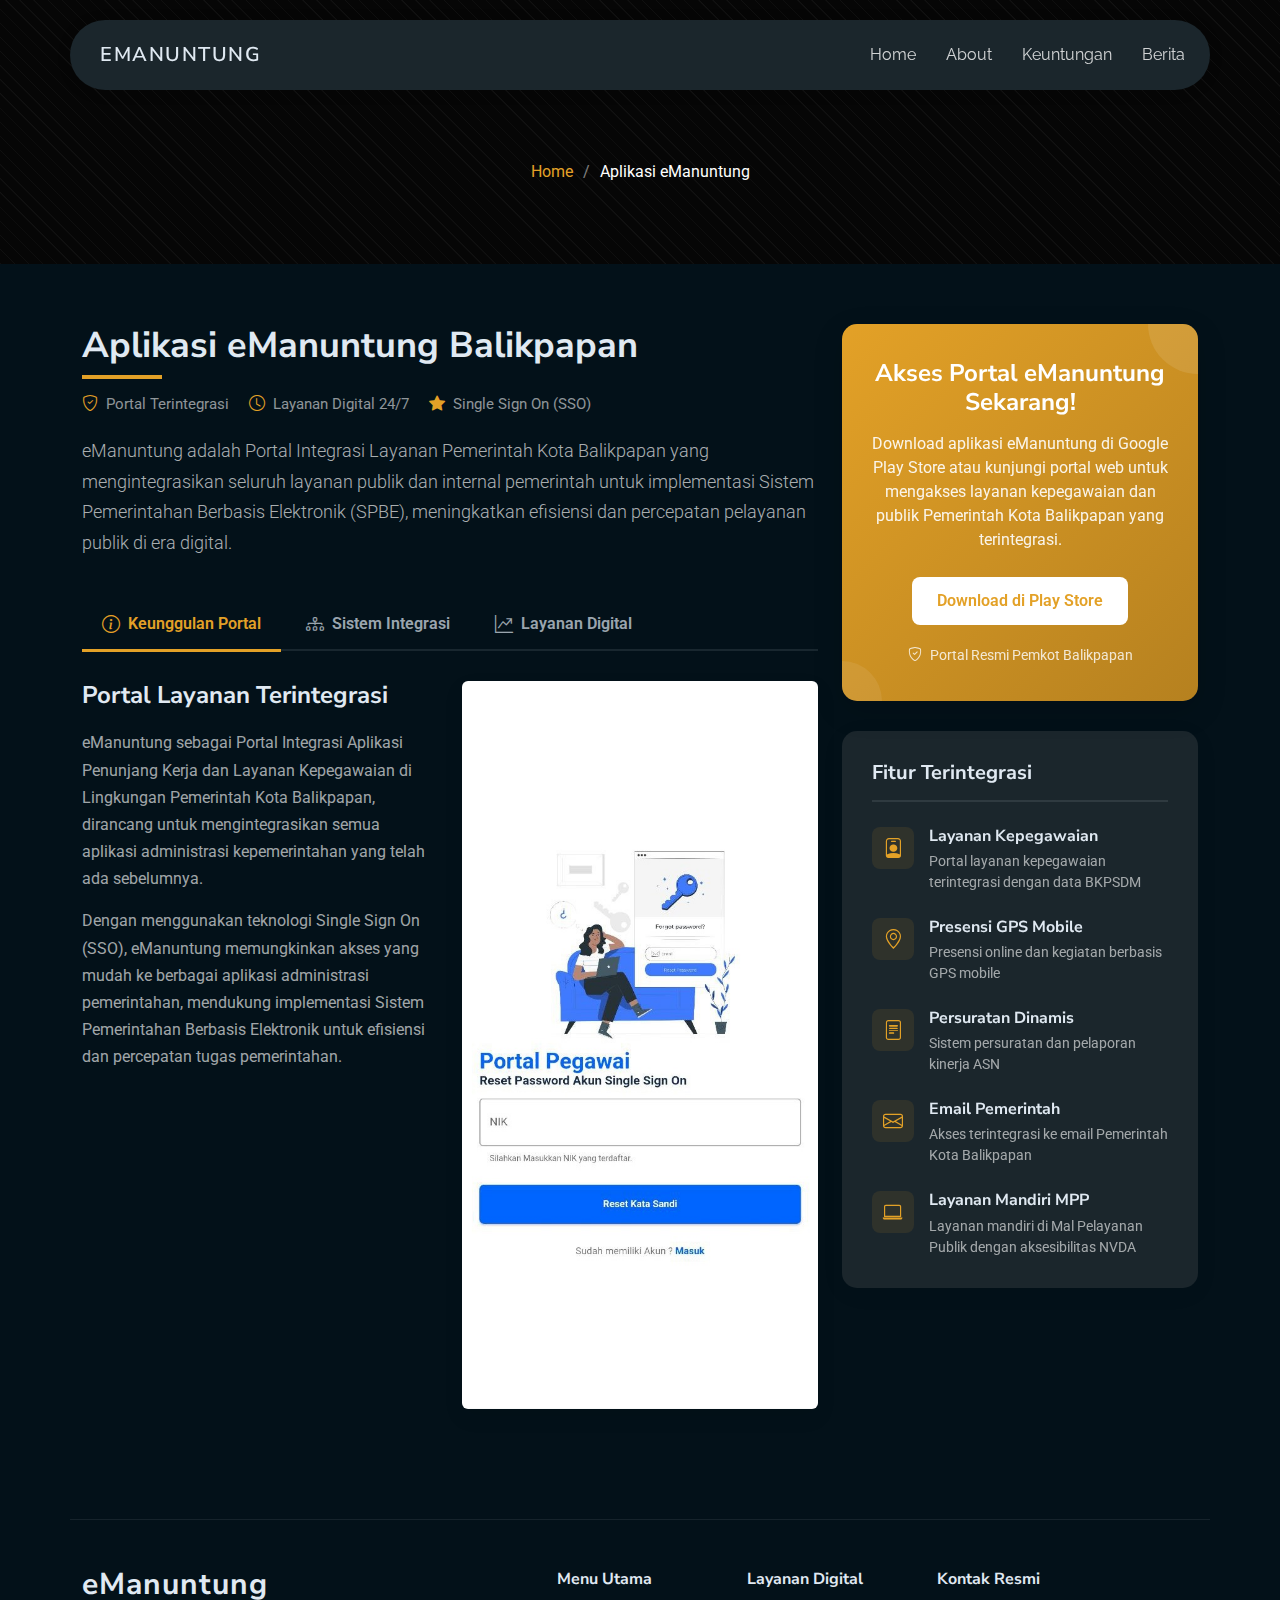
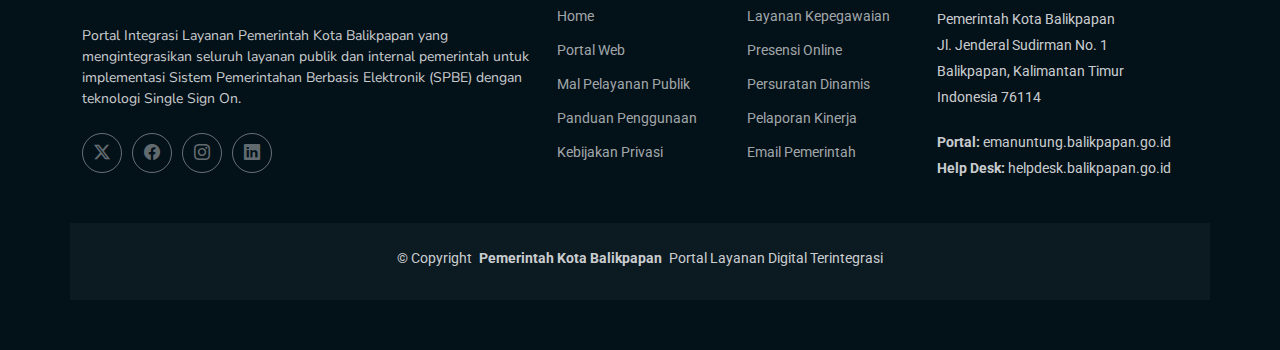
<file: keuntungan2.html>
<!DOCTYPE html>
<html lang="en">

<head>
  <meta charset="utf-8">
  <meta content="width=device-width, initial-scale=1.0" name="viewport">
  <title>eManuntung Balikpapan</title>
  <meta name="description" content="Keuntungan menggunakan aplikasi eManuntung Balikpapan untuk kemudahan layanan publik">
  <meta name="keywords" content="eManuntung, Balikpapan, aplikasi layanan publik, keuntungan">

  <!-- Favicons -->
  <link href="assets/img/logo balikpapan.png" rel="icon">
  <link href="assets/img/logo balikpapan.png" rel="apple-touch-icon">

  <!-- Fonts -->
  <link href="https://fonts.googleapis.com" rel="preconnect">
  <link href="https://fonts.gstatic.com" rel="preconnect" crossorigin>
  <link href="https://fonts.googleapis.com/css2?family=Roboto:ital,wght@0,100;0,300;0,400;0,500;0,700;0,900;1,100;1,300;1,400;1,500;1,700;1,900&family=Raleway:ital,wght@0,100;0,200;0,300;0,400;0,500;0,600;0,700;0,800;0,900;1,100;1,200;1,300;1,400;1,500;1,600;1,700;1,800;1,900&family=Nunito+Sans:ital,wght@0,200;0,300;0,400;0,600;0,700;0,800;0,900;1,200;1,300;1,400;1,600;1,700;1,800;1,900&display=swap" rel="stylesheet">

  <!-- Vendor CSS Files -->
  <link href="assets/vendor/bootstrap/css/bootstrap.min.css" rel="stylesheet">
  <link href="assets/vendor/bootstrap-icons/bootstrap-icons.css" rel="stylesheet">
  <link href="assets/vendor/aos/aos.css" rel="stylesheet">
  <link href="assets/vendor/swiper/swiper-bundle.min.css" rel="stylesheet">
  <link href="assets/vendor/glightbox/css/glightbox.min.css" rel="stylesheet">

  <!-- Main CSS File -->
  <link href="assets/css/main.css" rel="stylesheet">

  <!-- =======================================================
  * Template Name: Strategy
  * Template URL: https://bootstrapmade.com/strategy-bootstrap-agency-template/
  * Updated: Jun 06 2025 with Bootstrap v5.3.6
  * Author: BootstrapMade.com
  * License: https://bootstrapmade.com/license/
  ======================================================== -->
</head>

<body class="service-details-page">

  <header id="header" class="header d-flex align-items-center fixed-top">
    <div class="header-container container-fluid container-xl position-relative d-flex align-items-center justify-content-between">

      <a href="index.html" class="logo d-flex align-items-center me-auto me-xl-0">
        <!-- Uncomment the line below if you also wish to use an image logo -->
        <!-- <img src="assets/img/logo.webp" alt=""> -->
        <h1 class="sitename">eManuntung</h1>
      </a>

      <nav id="navmenu" class="navmenu">
        <ul>
          <li><a href="index.html">Home</a></li>
          <li><a href="index.html">About</a></li>
          <li><a href="index.html">Keuntungan</a></li>
          <li><a href="index.html">Berita</a></li>
        </ul>
        <i class="mobile-nav-toggle d-xl-none bi bi-list"></i>
      </nav>
    </div>
  </header>

  <main class="main">

    <!-- Page Title -->
    <div class="page-title dark-background" data-aos="fade">
      <div class="container position-relative">
        <nav class="breadcrumbs">
          <ol>
            <li><a href="index.html">Home</a></li>
            <li class="current">Aplikasi eManuntung</li>
          </ol>
        </nav>
      </div>
    </div><!-- End Page Title -->

    <!-- Service Details Section -->
    <section id="service-details" class="service-details section">

      <div class="container" data-aos="fade-up" data-aos-delay="100">

        <div class="row gy-5">

          <div class="col-lg-8 order-lg-1 order-2">
            <div class="service-main-content">
              <div class="service-header" data-aos="fade-up">
                <h1>Aplikasi eManuntung Balikpapan</h1>
                <div class="service-meta">
                  <span><i class="bi bi-shield-check"></i> Portal Terintegrasi</span>
                  <span><i class="bi bi-clock"></i> Layanan Digital 24/7</span>
                  <span><i class="bi bi-star-fill"></i> Single Sign On (SSO)</span>
                </div>
                <p class="lead">
                  eManuntung adalah Portal Integrasi Layanan Pemerintah Kota Balikpapan yang mengintegrasikan seluruh layanan publik dan internal pemerintah untuk implementasi Sistem Pemerintahan Berbasis Elektronik (SPBE), meningkatkan efisiensi dan percepatan pelayanan publik di era digital.
                </p>
              </div>

              <div class="service-tabs" data-aos="fade-up" data-aos-delay="200">
                <ul class="nav nav-tabs" id="serviceTab" role="tablist">
                  <li class="nav-item" role="presentation">
                    <button class="nav-link active" data-bs-toggle="tab" data-bs-target="#service-details-tab-1" type="button" role="tab" aria-controls="overview" aria-selected="true">
                      <i class="bi bi-info-circle"></i> Keunggulan Portal
                    </button>
                  </li>
                  <li class="nav-item" role="presentation">
                    <button class="nav-link" data-bs-toggle="tab" data-bs-target="#service-details-tab-2" type="button" role="tab" aria-controls="process" aria-selected="false">
                      <i class="bi bi-diagram-3"></i> Sistem Integrasi
                    </button>
                  </li>
                  <li class="nav-item" role="presentation">
                    <button class="nav-link" data-bs-toggle="tab" data-bs-target="#service-details-tab-3" type="button" role="tab" aria-controls="benefits" aria-selected="false">
                      <i class="bi bi-graph-up-arrow"></i> Layanan Digital
                    </button>
                  </li>
                </ul>

                <div class="tab-content">

                  <div class="tab-pane fade show active" id="service-details-tab-1" role="tabpanel" aria-labelledby="overview-tab">
                    <div class="row">
                      <div class="col-md-6">
                        <div class="content-block">
                          <h3>Portal Layanan Terintegrasi</h3>
                          <p>eManuntung sebagai Portal Integrasi Aplikasi Penunjang Kerja dan Layanan Kepegawaian di Lingkungan Pemerintah Kota Balikpapan, dirancang untuk mengintegrasikan semua aplikasi administrasi kepemerintahan yang telah ada sebelumnya.</p>
                          <p>Dengan menggunakan teknologi Single Sign On (SSO), eManuntung memungkinkan akses yang mudah ke berbagai aplikasi administrasi pemerintahan, mendukung implementasi Sistem Pemerintahan Berbasis Elektronik untuk efisiensi dan percepatan tugas pemerintahan.</p>
                        </div>
                      </div>
                      <div class="col-md-6">
                        <img src="assets/img/keuntungan/foto1.jpg" alt="Portal eManuntung" class="img-fluid rounded">
                      </div>
                    </div>
                  </div>

                  <div class="tab-pane fade" id="service-details-tab-2" role="tabpanel" aria-labelledby="process-tab">
                    <div class="process-timeline">
                      <div class="timeline-item">
                        <div class="timeline-marker">01</div>
                        <div class="timeline-content">
                          <h4>Download & Akses Portal</h4>
                          <p>Unduh aplikasi eManuntung di Google Play Store atau akses melalui portal web emanuntung.balikpapan.go.id untuk layanan kepegawaian dan publik terintegrasi.</p>
                        </div>
                      </div>

                      <div class="timeline-item">
                        <div class="timeline-marker">02</div>
                        <div class="timeline-content">
                          <h4>Single Sign On (SSO)</h4>
                          <p>Login sekali untuk mengakses semua aplikasi terintegrasi dengan sistem Single Sign On yang memudahkan pegawai dan masyarakat dalam menggunakan layanan digital.</p>
                        </div>
                      </div>

                      <div class="timeline-item">
                        <div class="timeline-marker">03</div>
                        <div class="timeline-content">
                          <h4>Akses Layanan Terintegrasi</h4>
                          <p>Nikmati berbagai layanan mulai dari presensi online, persuratan dinamis, pelaporan kinerja ASN, hingga akses email pemerintah dalam satu platform.</p>
                        </div>
                      </div>

                      <div class="timeline-item">
                        <div class="timeline-marker">04</div>
                        <div class="timeline-content">
                          <h4>Monitoring Real-time</h4>
                          <p>Pantau status layanan, kinerja, dan progress permohonan secara real-time dengan sistem monitoring terintegrasi dan notifikasi otomatis.</p>
                        </div>
                      </div>
                    </div>
                  </div>

                  <div class="tab-pane fade" id="service-details-tab-3" role="tabpanel" aria-labelledby="benefits-tab">
                    <div class="row g-4">
                      <div class="col-md-6">
                        <div class="benefit-card">
                          <div class="benefit-icon">
                            <i class="bi bi-clock"></i>
                          </div>
                          <h4>Efisiensi Waktu</h4>
                          <p>Digitalisasi pelayanan publik mengurangi waktu tunggu dan mempercepat proses administrasi dengan sistem terintegrasi dan otomatisasi workflow.</p>
                        </div>
                      </div>
                      <div class="col-md-6">
                        <div class="benefit-card">
                          <div class="benefit-icon">
                            <i class="bi bi-laptop"></i>
                          </div>
                          <h4>Layanan Mandiri</h4>
                          <p>Akses layanan mandiri dengan komputer yang disediakan di Mal Pelayanan Publik, dilengkapi teknologi NVDA untuk aksesibilitas pengguna berkebutuhan khusus.</p>
                        </div>
                      </div>
                      <div class="col-md-6">
                        <div class="benefit-card">
                          <div class="benefit-icon">
                            <i class="bi bi-eye"></i>
                          </div>
                          <h4>Transparansi Digital</h4>
                          <p>Sistem tracking dan monitoring yang transparan memungkinkan masyarakat memantau status permohonan layanan secara real-time dengan akurasi tinggi.</p>
                        </div>
                      </div>
                      <div class="col-md-6">
                        <div class="benefit-card">
                          <div class="benefit-icon">
                            <i class="bi bi-people"></i>
                          </div>
                          <h4>Integrasi Menyeluruh</h4>
                          <p>Satu portal untuk semua kebutuhan: dari layanan kepegawaian, presensi GPS mobile, persuratan dinamis, hingga akses email pemerintah kota dengan sistem terintegrasi.</p>
                        </div>
                      </div>
                    </div>
                  </div>
                </div>
              </div>
            </div>
          </div>

          <div class="col-lg-4 order-lg-2 order-1">
            <div class="service-sidebar" data-aos="fade-left">
              <div class="action-card" data-aos="zoom-in" data-aos-delay="100">
                <h3>Akses Portal eManuntung Sekarang!</h3>
                <p>Download aplikasi eManuntung di Google Play Store atau kunjungi portal web untuk mengakses layanan kepegawaian dan publik Pemerintah Kota Balikpapan yang terintegrasi.</p>
                <a href="https://play.google.com/store/apps/details?id=com.emanuntung.balikpapan" class="btn-primary">Download di Play Store</a>
                <span class="guarantee"><i class="bi bi-shield-check"></i> Portal Resmi Pemkot Balikpapan</span>
              </div>

              <div class="service-features-list" data-aos="fade-up" data-aos-delay="200">
                <h4>Fitur Terintegrasi</h4>
                <ul>
                  <li>
                    <i class="bi bi-person-badge"></i>
                    <div>
                      <h5>Layanan Kepegawaian</h5>
                      <p>Portal layanan kepegawaian terintegrasi dengan data BKPSDM</p>
                    </div>
                  </li>
                  <li>
                    <i class="bi bi-geo-alt"></i>
                    <div>
                      <h5>Presensi GPS Mobile</h5>
                      <p>Presensi online dan kegiatan berbasis GPS mobile</p>
                    </div>
                  </li>
                  <li>
                    <i class="bi bi-file-text"></i>
                    <div>
                      <h5>Persuratan Dinamis</h5>
                      <p>Sistem persuratan dan pelaporan kinerja ASN</p>
                    </div>
                  </li>
                  <li>
                    <i class="bi bi-envelope"></i>
                    <div>
                      <h5>Email Pemerintah</h5>
                      <p>Akses terintegrasi ke email Pemerintah Kota Balikpapan</p>
                    </div>
                  </li>
                  <li>
                    <i class="bi bi-laptop"></i>
                    <div>
                      <h5>Layanan Mandiri MPP</h5>
                      <p>Layanan mandiri di Mal Pelayanan Publik dengan aksesibilitas NVDA</p>
                    </div>
                  </li>
                </ul>
              </div>
            </div>
          </div>

        </div>

      </div>

    </section><!-- /Service Details Section -->

  </main>

  <footer id="footer" class="footer">

    <div class="container footer-top">
      <div class="row gy-4">
        <div class="col-lg-5 col-md-12 footer-about">
          <a href="index.html" class="logo d-flex align-items-center">
            <span class="sitename">eManuntung</span>
          </a>
          <p>Portal Integrasi Layanan Pemerintah Kota Balikpapan yang mengintegrasikan seluruh layanan publik dan internal pemerintah untuk implementasi Sistem Pemerintahan Berbasis Elektronik (SPBE) dengan teknologi Single Sign On.</p>
          <div class="social-links d-flex mt-4">
            <a href=""><i class="bi bi-twitter-x"></i></a>
            <a href=""><i class="bi bi-facebook"></i></a>
            <a href=""><i class="bi bi-instagram"></i></a>
            <a href=""><i class="bi bi-linkedin"></i></a>
          </div>
        </div>

        <div class="col-lg-2 col-6 footer-links">
          <h4>Menu Utama</h4>
          <ul>
            <li><a href="#">Home</a></li>
            <li><a href="https://emanuntung.balikpapan.go.id/">Portal Web</a></li>
            <li><a href="https://mpp.balikpapan.go.id/">Mal Pelayanan Publik</a></li>
            <li><a href="#">Panduan Penggunaan</a></li>
            <li><a href="#">Kebijakan Privasi</a></li>
          </ul>
        </div>

        <div class="col-lg-2 col-6 footer-links">
          <h4>Layanan Digital</h4>
          <ul>
            <li><a href="#">Layanan Kepegawaian</a></li>
            <li><a href="#">Presensi Online</a></li>
            <li><a href="#">Persuratan Dinamis</a></li>
            <li><a href="#">Pelaporan Kinerja</a></li>
            <li><a href="#">Email Pemerintah</a></li>
          </ul>
        </div>

        <div class="col-lg-3 col-md-12 footer-contact text-center text-md-start">
          <h4>Kontak Resmi</h4>
          <p>Pemerintah Kota Balikpapan</p>
          <p>Jl. Jenderal Sudirman No. 1</p>
          <p>Balikpapan, Kalimantan Timur</p>
          <p>Indonesia 76114</p>
          <p class="mt-4"><strong>Portal:</strong> <span>emanuntung.balikpapan.go.id</span></p>
          <p><strong>Help Desk:</strong> <span>helpdesk.balikpapan.go.id</span></p>
        </div>

      </div>
    </div>

    <div class="container copyright text-center mt-4">
      <p>© <span>Copyright</span> <strong class="px-1 sitename">Pemerintah Kota Balikpapan</strong> <span>Portal Layanan Digital Terintegrasi</span></p>
      <div class="credits">
        <!-- All the links in the footer should remain intact. -->
        <!-- You can delete the links only if you've purchased the pro version. -->
        <!-- Licensing information: https://bootstrapmade.com/license/ -->
        <!-- Purchase the pro version with working PHP/AJAX contact form: [buy-url] -->
      </div>
    </div>

  </footer>

  <!-- Scroll Top -->
  <a href="#" id="scroll-top" class="scroll-top d-flex align-items-center justify-content-center"><i class="bi bi-arrow-up-short"></i></a>

  <!-- Preloader -->
  <div id="preloader"></div>

  <!-- Vendor JS Files -->
  <script src="assets/vendor/bootstrap/js/bootstrap.bundle.min.js"></script>
  <script src="assets/vendor/php-email-form/validate.js"></script>
  <script src="assets/vendor/aos/aos.js"></script>
  <script src="assets/vendor/swiper/swiper-bundle.min.js"></script>
  <script src="assets/vendor/glightbox/js/glightbox.min.js"></script>
  <script src="assets/vendor/imagesloaded/imagesloaded.pkgd.min.js"></script>
  <script src="assets/vendor/isotope-layout/isotope.pkgd.min.js"></script>

  <!-- Main JS File -->
  <script src="assets/js/main.js"></script>

</body>

</html>
</file>
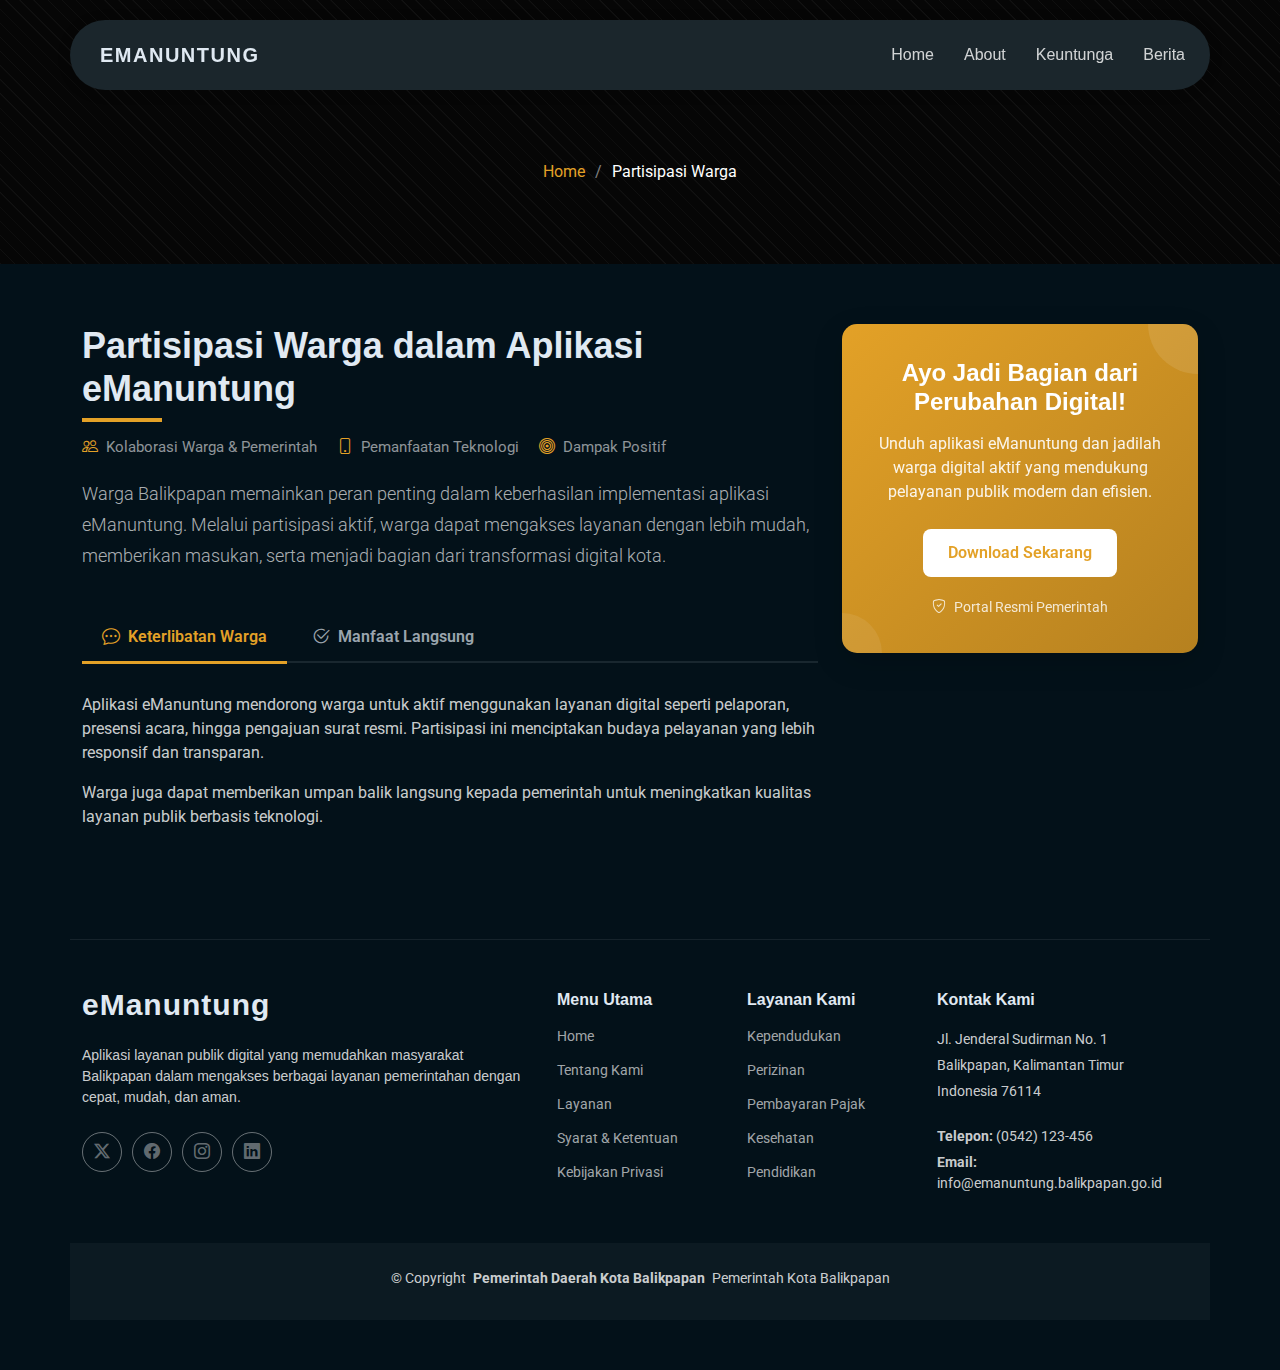
<file: keuntungan3.html>
<!DOCTYPE html>
<html lang="en">

<head>
  <meta charset="utf-8">
  <meta content="width=device-width, initial-scale=1.0" name="viewport">
  <title>Partisipasi Warga - eManuntung Balikpapan</title>
  <meta name="description" content="Peran serta aktif warga dalam memanfaatkan aplikasi eManuntung untuk kemudahan pelayanan publik di Kota Balikpapan.">
  <meta name="keywords" content="eManuntung, partisipasi warga, Balikpapan, layanan publik digital">

  <!-- Favicons -->
  <link href="assets/img/logo balikpapan.png" rel="icon">
  <link href="assets/img/logo balikpapan.png" rel="apple-touch-icon">

  <!-- Vendor CSS dan Font hanya link -->
  <link href="https://fonts.googleapis.com" rel="preconnect">
  <link href="https://fonts.gstatic.com" rel="preconnect" crossorigin>
  <link href="https://fonts.googleapis.com/css2?family=Roboto&display=swap" rel="stylesheet">
  <link href="assets/vendor/bootstrap/css/bootstrap.min.css" rel="stylesheet">
  <link href="assets/vendor/bootstrap-icons/bootstrap-icons.css" rel="stylesheet">
  <link href="assets/vendor/aos/aos.css" rel="stylesheet">
  <link href="assets/vendor/swiper/swiper-bundle.min.css" rel="stylesheet">
  <link href="assets/vendor/glightbox/css/glightbox.min.css" rel="stylesheet">

  <link href="assets/css/main.css" rel="stylesheet">
</head>

<body class="service-details-page">

  <header id="header" class="header d-flex align-items-center fixed-top">
    <div class="header-container container-fluid container-xl position-relative d-flex align-items-center justify-content-between">
      <a href="index.html" class="logo d-flex align-items-center me-auto me-xl-0">
        <h1 class="sitename">eManuntung</h1>
      </a>
      <nav id="navmenu" class="navmenu">
        <ul>
          <li><a href="index.html">Home</a></li>
          <li><a href="index.html">About</a></li>
          <li><a href="index.html">Keuntunga</a></li>
          <li><a href="index.html">Berita</a></li>
        </ul>
        <i class="mobile-nav-toggle d-xl-none bi bi-list"></i>
      </nav>
    </div>
  </header>

  <main class="main">
    <div class="page-title dark-background" data-aos="fade">
      <div class="container position-relative">
        <nav class="breadcrumbs">
          <ol>
            <li><a href="index.html">Home</a></li>
            <li class="current">Partisipasi Warga</li>
          </ol>
        </nav>
      </div>
    </div>

    <section id="service-details" class="service-details section">
      <div class="container" data-aos="fade-up" data-aos-delay="100">
        <div class="row gy-5">
          <div class="col-lg-8 order-lg-1 order-2">
            <div class="service-main-content">
              <div class="service-header" data-aos="fade-up">
                <h1>Partisipasi Warga dalam Aplikasi eManuntung</h1>
                <div class="service-meta">
                  <span><i class="bi bi-people"></i> Kolaborasi Warga & Pemerintah</span>
                  <span><i class="bi bi-phone"></i> Pemanfaatan Teknologi</span>
                  <span><i class="bi bi-bullseye"></i> Dampak Positif</span>
                </div>
                <p class="lead">
                  Warga Balikpapan memainkan peran penting dalam keberhasilan implementasi aplikasi eManuntung. Melalui partisipasi aktif, warga dapat mengakses layanan dengan lebih mudah, memberikan masukan, serta menjadi bagian dari transformasi digital kota.
                </p>
              </div>

              <div class="service-tabs" data-aos="fade-up" data-aos-delay="200">
                <ul class="nav nav-tabs" id="serviceTab" role="tablist">
                  <li class="nav-item" role="presentation">
                    <button class="nav-link active" data-bs-toggle="tab" data-bs-target="#tab1" type="button" role="tab">
                      <i class="bi bi-chat-dots"></i> Keterlibatan Warga
                    </button>
                  </li>
                  <li class="nav-item" role="presentation">
                    <button class="nav-link" data-bs-toggle="tab" data-bs-target="#tab2" type="button" role="tab">
                      <i class="bi bi-check2-circle"></i> Manfaat Langsung
                    </button>
                  </li>
                </ul>

                <div class="tab-content">
                  <div class="tab-pane fade show active" id="tab1" role="tabpanel">
                    <p>
                      Aplikasi eManuntung mendorong warga untuk aktif menggunakan layanan digital seperti pelaporan, presensi acara, hingga pengajuan surat resmi. Partisipasi ini menciptakan budaya pelayanan yang lebih responsif dan transparan.
                    </p>
                    <p>
                      Warga juga dapat memberikan umpan balik langsung kepada pemerintah untuk meningkatkan kualitas layanan publik berbasis teknologi.
                    </p>
                  </div>
                  <div class="tab-pane fade" id="tab2" role="tabpanel">
                    <p>
                      Dengan menggunakan aplikasi eManuntung, warga tidak perlu datang langsung ke kantor pemerintahan untuk banyak layanan. Ini menghemat waktu, biaya, dan mempercepat proses administrasi.
                    </p>
                    <p>
                      Selain itu, warga dapat memantau status pengajuan mereka secara real-time dan mendapatkan notifikasi otomatis dari sistem.
                    </p>
                  </div>
                </div>
              </div>
            </div>
          </div>

          <div class="col-lg-4 order-lg-2 order-1">
            <div class="service-sidebar" data-aos="fade-left">
              <div class="action-card" data-aos="zoom-in" data-aos-delay="100">
                <h3>Ayo Jadi Bagian dari Perubahan Digital!</h3>
                <p>Unduh aplikasi eManuntung dan jadilah warga digital aktif yang mendukung pelayanan publik modern dan efisien.</p>
                <a href="https://play.google.com/store/apps/details?id=com.emanuntung.balikpapan" class="btn-primary">Download Sekarang</a>
                <span class="guarantee"><i class="bi bi-shield-check"></i> Portal Resmi Pemerintah</span>
              </div>
            </div>
          </div>

        </div>
      </div>
    </section>
  </main>

   <footer id="footer" class="footer">

    <div class="container footer-top">
      <div class="row gy-4">
        <div class="col-lg-5 col-md-12 footer-about">
          <a href="index.html" class="logo d-flex align-items-center">
            <span class="sitename">eManuntung</span>
          </a>
          <p>Aplikasi layanan publik digital yang memudahkan masyarakat Balikpapan dalam mengakses berbagai layanan pemerintahan dengan cepat, mudah, dan aman.</p>
          <div class="social-links d-flex mt-4">
            <a href=""><i class="bi bi-twitter-x"></i></a>
            <a href=""><i class="bi bi-facebook"></i></a>
            <a href=""><i class="bi bi-instagram"></i></a>
            <a href=""><i class="bi bi-linkedin"></i></a>
          </div>
        </div>

        <div class="col-lg-2 col-6 footer-links">
          <h4>Menu Utama</h4>
          <ul>
            <li><a href="#">Home</a></li>
            <li><a href="#">Tentang Kami</a></li>
            <li><a href="#">Layanan</a></li>
            <li><a href="#">Syarat & Ketentuan</a></li>
            <li><a href="#">Kebijakan Privasi</a></li>
          </ul>
        </div>

        <div class="col-lg-2 col-6 footer-links">
          <h4>Layanan Kami</h4>
          <ul>
            <li><a href="#">Kependudukan</a></li>
            <li><a href="#">Perizinan</a></li>
            <li><a href="#">Pembayaran Pajak</a></li>
            <li><a href="#">Kesehatan</a></li>
            <li><a href="#">Pendidikan</a></li>
          </ul>
        </div>

        <div class="col-lg-3 col-md-12 footer-contact text-center text-md-start">
          <h4>Kontak Kami</h4>
          <p>Jl. Jenderal Sudirman No. 1</p>
          <p>Balikpapan, Kalimantan Timur</p>
          <p>Indonesia 76114</p>
          <p class="mt-4"><strong>Telepon:</strong> <span>(0542) 123-456</span></p>
          <p><strong>Email:</strong> <span>info@emanuntung.balikpapan.go.id</span></p>
        </div>

      </div>
    </div>

    <div class="container copyright text-center mt-4">
      <p>© <span>Copyright</span> <strong class="px-1 sitename">Pemerintah Daerah Kota Balikpapan</strong> <span>Pemerintah Kota Balikpapan</span></p>
      <div class="credits">
        <!-- All the links in the footer should remain intact. -->
        <!-- You can delete the links only if you've purchased the pro version. -->
        <!-- Licensing information: https://bootstrapmade.com/license/ -->
        <!-- Purchase the pro version with working PHP/AJAX contact form: [buy-url] -->
      </div>
    </div>

  </footer>

  <a href="#" id="scroll-top" class="scroll-top d-flex align-items-center justify-content-center"><i class="bi bi-arrow-up-short"></i></a>
  <div id="preloader"></div>

  <script src="assets/vendor/bootstrap/js/bootstrap.bundle.min.js"></script>
  <script src="assets/vendor/php-email-form/validate.js"></script>
  <script src="assets/vendor/aos/aos.js"></script>
  <script src="assets/vendor/swiper/swiper-bundle.min.js"></script>
  <script src="assets/vendor/glightbox/js/glightbox.min.js"></script>
  <script src="assets/vendor/imagesloaded/imagesloaded.pkgd.min.js"></script>
  <script src="assets/vendor/isotope-layout/isotope.pkgd.min.js"></script>
  <script src="assets/js/main.js"></script>

</body>
</html>
</file>
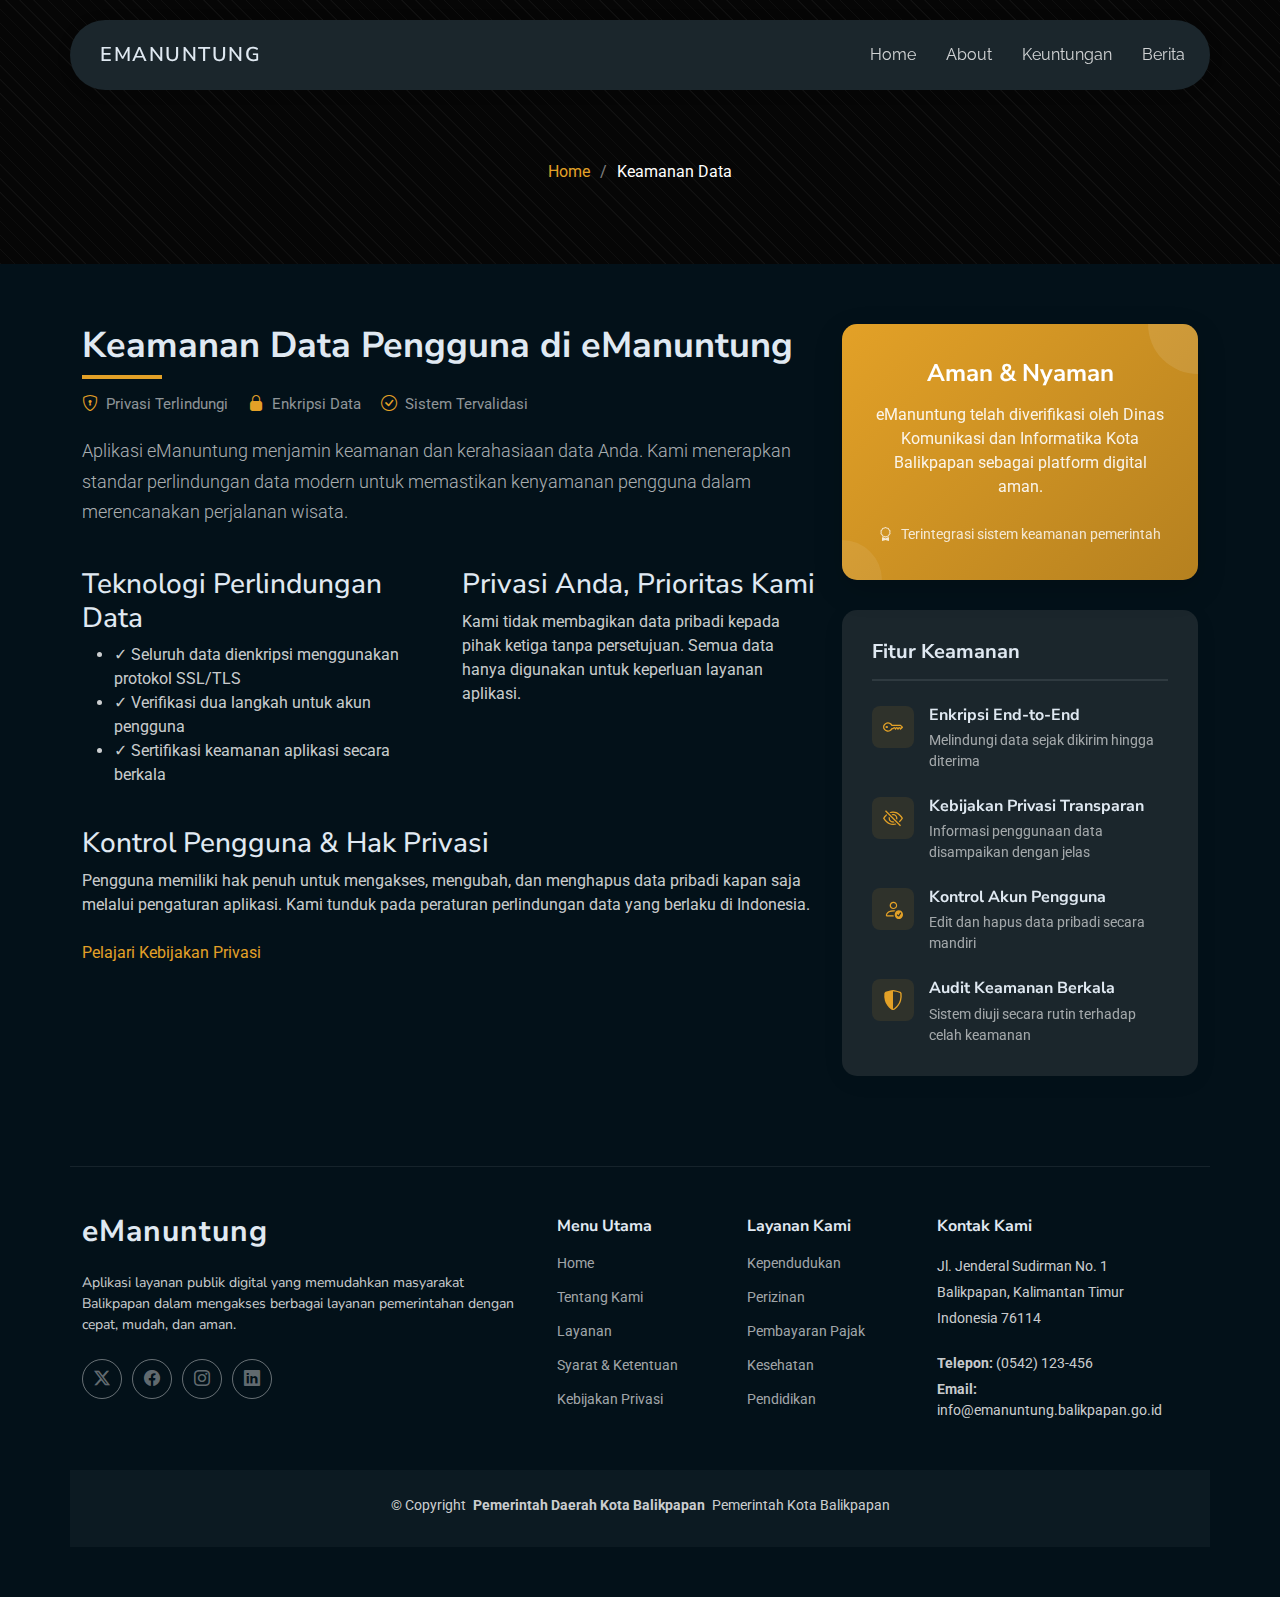
<file: keuntungan5.html>
<!DOCTYPE html>
<html lang="en">

<head>
  <meta charset="utf-8">
  <meta content="width=device-width, initial-scale=1.0" name="viewport">
  <title>eManuntung Balikpapan</title>
  <meta name="description" content="Keamanan data pengguna terjamin melalui aplikasi eManuntung Balikpapan">
  <meta name="keywords" content="eManuntung, Balikpapan, keamanan data, privasi, aplikasi wisata aman">

  <link href="assets/img/logo balikpapan.png" rel="icon">
  <link href="assets/img/logo balikpapan.png" rel="apple-touch-icon">

  <link href="https://fonts.googleapis.com" rel="preconnect">
  <link href="https://fonts.gstatic.com" rel="preconnect" crossorigin>
  <link href="https://fonts.googleapis.com/css2?family=Roboto&family=Raleway&family=Nunito+Sans&display=swap" rel="stylesheet">

  <link href="assets/vendor/bootstrap/css/bootstrap.min.css" rel="stylesheet">
  <link href="assets/vendor/bootstrap-icons/bootstrap-icons.css" rel="stylesheet">
  <link href="assets/vendor/aos/aos.css" rel="stylesheet">
  <link href="assets/vendor/swiper/swiper-bundle.min.css" rel="stylesheet">
  <link href="assets/vendor/glightbox/css/glightbox.min.css" rel="stylesheet">
  <link href="assets/css/main.css" rel="stylesheet">
</head>

<body class="service-details-page">

  <header id="header" class="header d-flex align-items-center fixed-top">
    <div class="header-container container-fluid container-xl d-flex align-items-center justify-content-between">
      <a href="index.html" class="logo d-flex align-items-center me-auto me-xl-0">
        <h1 class="sitename">eManuntung</h1>
      </a>
      <nav id="navmenu" class="navmenu">
        <ul>
          <li><a href="index.html">Home</a></li>
          <li><a href="index.html">About</a></li>
          <li><a href="index.html">Keuntungan</a></li>
          <li><a href="index.html">Berita</a></li>
        </ul>
        <i class="mobile-nav-toggle d-xl-none bi bi-list"></i>
      </nav>
    </div>
  </header>

  <main class="main">

    <div class="page-title dark-background" data-aos="fade">
      <div class="container position-relative">
        <nav class="breadcrumbs">
          <ol>
            <li><a href="index.html">Home</a></li>
            <li class="current">Keamanan Data</li>
          </ol>
        </nav>
      </div>
    </div>

    <section id="service-details" class="service-details section">
      <div class="container" data-aos="fade-up" data-aos-delay="100">
        <div class="row gy-5">
          <div class="col-lg-8">
            <div class="service-main-content">
              <div class="service-header">
                <h1>Keamanan Data Pengguna di eManuntung</h1>
                <div class="service-meta">
                  <span><i class="bi bi-shield-lock"></i> Privasi Terlindungi</span>
                  <span><i class="bi bi-lock-fill"></i> Enkripsi Data</span>
                  <span><i class="bi bi-check-circle"></i> Sistem Tervalidasi</span>
                </div>
                <p class="lead">
                  Aplikasi eManuntung menjamin keamanan dan kerahasiaan data Anda. Kami menerapkan standar perlindungan data modern untuk memastikan kenyamanan pengguna dalam merencanakan perjalanan wisata.
                </p>
              </div>

              <div class="row">
                <div class="col-md-6">
                  <h3>Teknologi Perlindungan Data</h3>
                  <ul>
                    <li>✓ Seluruh data dienkripsi menggunakan protokol SSL/TLS</li>
                    <li>✓ Verifikasi dua langkah untuk akun pengguna</li>
                    <li>✓ Sertifikasi keamanan aplikasi secara berkala</li>
                  </ul>
                </div>
                <div class="col-md-6">
                  <h3>Privasi Anda, Prioritas Kami</h3>
                  <p>Kami tidak membagikan data pribadi kepada pihak ketiga tanpa persetujuan. Semua data hanya digunakan untuk keperluan layanan aplikasi.</p>
                </div>
              </div>

              <div class="mt-4">
                <h3>Kontrol Pengguna & Hak Privasi</h3>
                <p>Pengguna memiliki hak penuh untuk mengakses, mengubah, dan menghapus data pribadi kapan saja melalui pengaturan aplikasi. Kami tunduk pada peraturan perlindungan data yang berlaku di Indonesia.</p>
              </div>

              <div class="mt-4">
                <a href="#" class="btn-primary">Pelajari Kebijakan Privasi</a>
              </div>
            </div>
          </div>

          <div class="col-lg-4">
            <div class="service-sidebar">
              <div class="action-card">
                <h3>Aman & Nyaman</h3>
                <p>eManuntung telah diverifikasi oleh Dinas Komunikasi dan Informatika Kota Balikpapan sebagai platform digital aman.</p>
                <span class="guarantee"><i class="bi bi-award"></i> Terintegrasi sistem keamanan pemerintah</span>
              </div>

              <div class="service-features-list">
                <h4>Fitur Keamanan</h4>
                <ul>
                  <li><i class="bi bi-key"></i><div><h5>Enkripsi End-to-End</h5><p>Melindungi data sejak dikirim hingga diterima</p></div></li>
                  <li><i class="bi bi-eye-slash"></i><div><h5>Kebijakan Privasi Transparan</h5><p>Informasi penggunaan data disampaikan dengan jelas</p></div></li>
                  <li><i class="bi bi-person-check"></i><div><h5>Kontrol Akun Pengguna</h5><p>Edit dan hapus data pribadi secara mandiri</p></div></li>
                  <li><i class="bi bi-shield-shaded"></i><div><h5>Audit Keamanan Berkala</h5><p>Sistem diuji secara rutin terhadap celah keamanan</p></div></li>
                </ul>
              </div>
            </div>
          </div>

        </div>
      </div>
    </section>

  </main>

   <footer id="footer" class="footer">

    <div class="container footer-top">
      <div class="row gy-4">
        <div class="col-lg-5 col-md-12 footer-about">
          <a href="index.html" class="logo d-flex align-items-center">
            <span class="sitename">eManuntung</span>
          </a>
          <p>Aplikasi layanan publik digital yang memudahkan masyarakat Balikpapan dalam mengakses berbagai layanan pemerintahan dengan cepat, mudah, dan aman.</p>
          <div class="social-links d-flex mt-4">
            <a href=""><i class="bi bi-twitter-x"></i></a>
            <a href=""><i class="bi bi-facebook"></i></a>
            <a href=""><i class="bi bi-instagram"></i></a>
            <a href=""><i class="bi bi-linkedin"></i></a>
          </div>
        </div>

        <div class="col-lg-2 col-6 footer-links">
          <h4>Menu Utama</h4>
          <ul>
            <li><a href="#">Home</a></li>
            <li><a href="#">Tentang Kami</a></li>
            <li><a href="#">Layanan</a></li>
            <li><a href="#">Syarat & Ketentuan</a></li>
            <li><a href="#">Kebijakan Privasi</a></li>
          </ul>
        </div>

        <div class="col-lg-2 col-6 footer-links">
          <h4>Layanan Kami</h4>
          <ul>
            <li><a href="#">Kependudukan</a></li>
            <li><a href="#">Perizinan</a></li>
            <li><a href="#">Pembayaran Pajak</a></li>
            <li><a href="#">Kesehatan</a></li>
            <li><a href="#">Pendidikan</a></li>
          </ul>
        </div>

        <div class="col-lg-3 col-md-12 footer-contact text-center text-md-start">
          <h4>Kontak Kami</h4>
          <p>Jl. Jenderal Sudirman No. 1</p>
          <p>Balikpapan, Kalimantan Timur</p>
          <p>Indonesia 76114</p>
          <p class="mt-4"><strong>Telepon:</strong> <span>(0542) 123-456</span></p>
          <p><strong>Email:</strong> <span>info@emanuntung.balikpapan.go.id</span></p>
        </div>

      </div>
    </div>

    <div class="container copyright text-center mt-4">
      <p>© <span>Copyright</span> <strong class="px-1 sitename">Pemerintah Daerah Kota Balikpapan</strong> <span>Pemerintah Kota Balikpapan</span></p>
      <div class="credits">
        <!-- All the links in the footer should remain intact. -->
        <!-- You can delete the links only if you've purchased the pro version. -->
        <!-- Licensing information: https://bootstrapmade.com/license/ -->
        <!-- Purchase the pro version with working PHP/AJAX contact form: [buy-url] -->
      </div>
    </div>

  </footer>

  <a href="#" id="scroll-top" class="scroll-top d-flex align-items-center justify-content-center"><i class="bi bi-arrow-up-short"></i></a>
  <div id="preloader"></div>

  <script src="assets/vendor/bootstrap/js/bootstrap.bundle.min.js"></script>
  <script src="assets/vendor/php-email-form/validate.js"></script>
  <script src="assets/vendor/aos/aos.js"></script>
  <script src="assets/vendor/swiper/swiper-bundle.min.js"></script>
  <script src="assets/vendor/glightbox/js/glightbox.min.js"></script>
  <script src="assets/vendor/imagesloaded/imagesloaded.pkgd.min.js"></script>
  <script src="assets/vendor/isotope-layout/isotope.pkgd.min.js"></script>
  <script src="assets/js/main.js"></script>

</body>

</html>
</file>
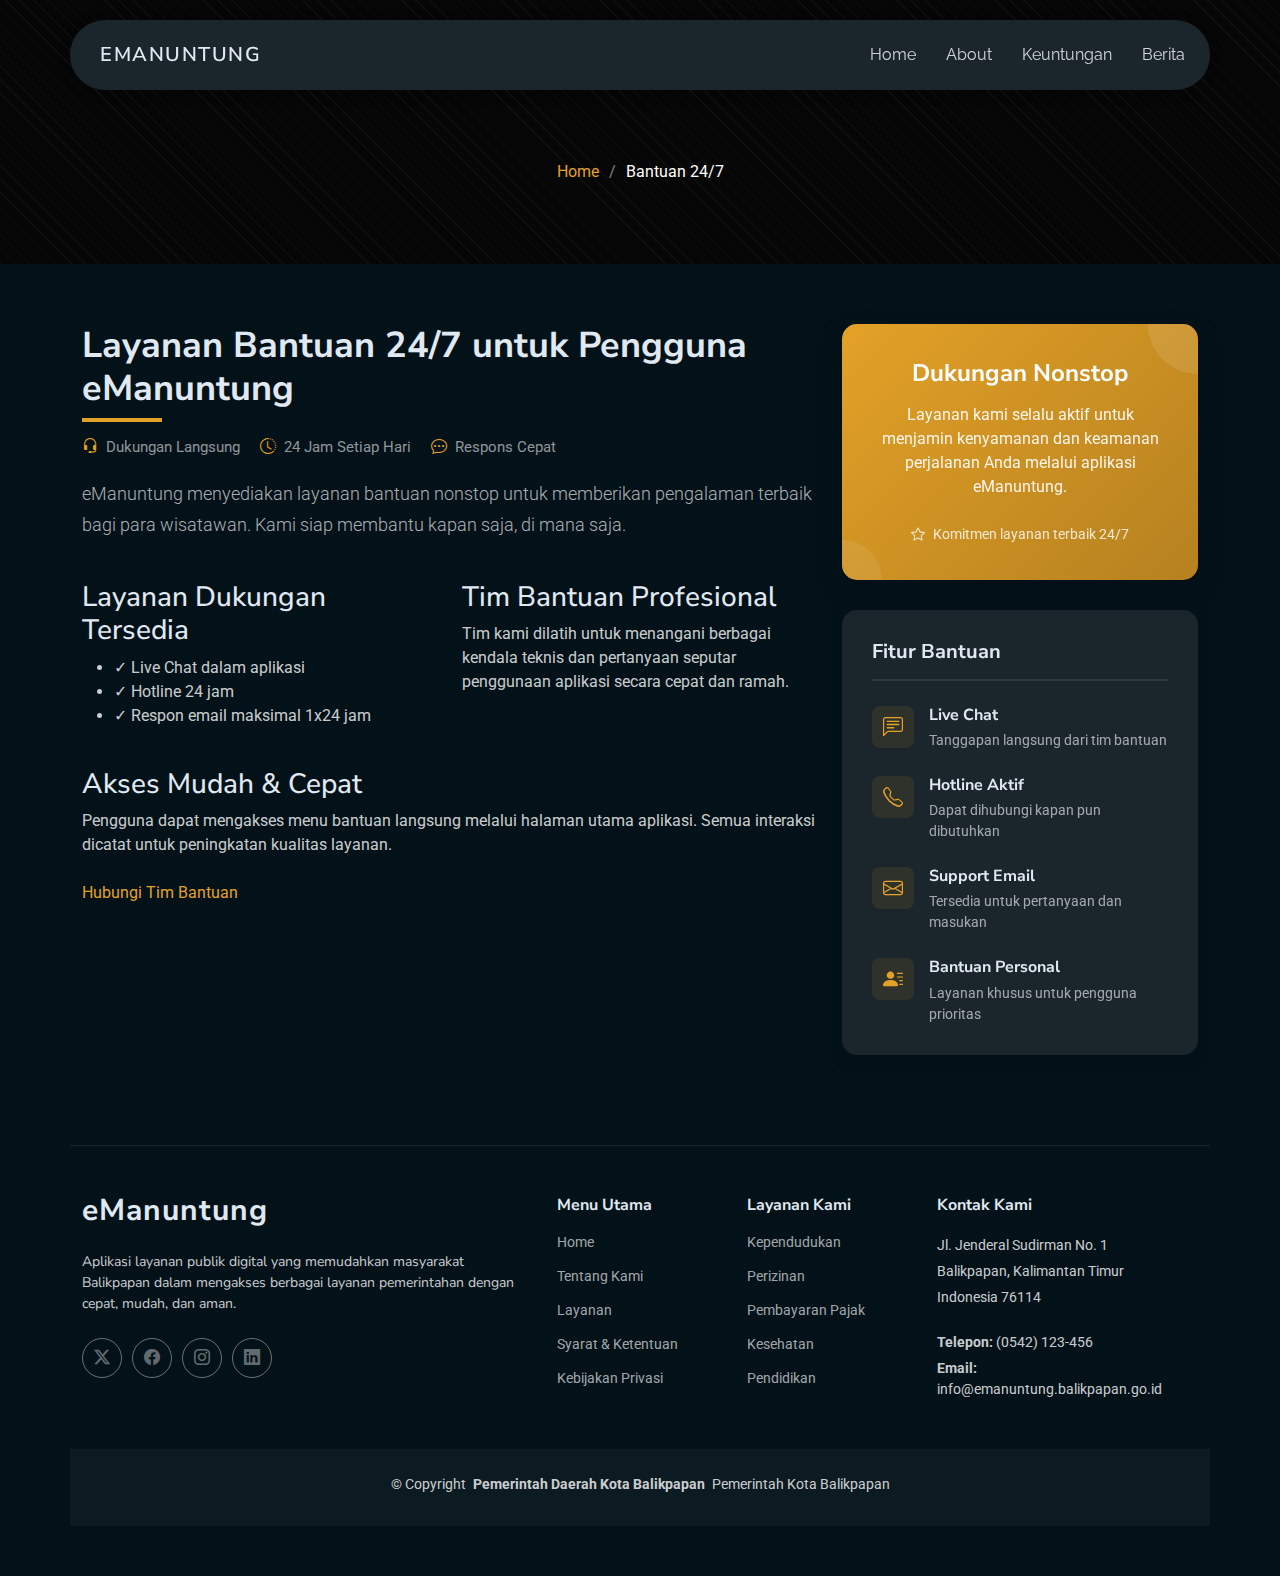
<file: keuntungan6.html>
<!DOCTYPE html>
<html lang="en">

<head>
  <meta charset="utf-8">
  <meta content="width=device-width, initial-scale=1.0" name="viewport">
  <title>eManuntung Balikpapan</title>
  <meta name="description" content="Layanan bantuan 24 jam setiap hari di aplikasi eManuntung Balikpapan">
  <meta name="keywords" content="eManuntung, Balikpapan, bantuan 24 jam, layanan pengguna, aplikasi wisata">

  <link href="assets/img/logo balikpapan.png" rel="icon">
  <link href="assets/img/logo balikpapan.png" rel="apple-touch-icon">

  <link href="https://fonts.googleapis.com" rel="preconnect">
  <link href="https://fonts.gstatic.com" rel="preconnect" crossorigin>
  <link href="https://fonts.googleapis.com/css2?family=Roboto&family=Raleway&family=Nunito+Sans&display=swap" rel="stylesheet">

  <link href="assets/vendor/bootstrap/css/bootstrap.min.css" rel="stylesheet">
  <link href="assets/vendor/bootstrap-icons/bootstrap-icons.css" rel="stylesheet">
  <link href="assets/vendor/aos/aos.css" rel="stylesheet">
  <link href="assets/vendor/swiper/swiper-bundle.min.css" rel="stylesheet">
  <link href="assets/vendor/glightbox/css/glightbox.min.css" rel="stylesheet">
  <link href="assets/css/main.css" rel="stylesheet">
</head>

<body class="service-details-page">

  <header id="header" class="header d-flex align-items-center fixed-top">
    <div class="header-container container-fluid container-xl d-flex align-items-center justify-content-between">
      <a href="index.html" class="logo d-flex align-items-center me-auto me-xl-0">
        <h1 class="sitename">eManuntung</h1>
      </a>
      <nav id="navmenu" class="navmenu">
        <ul>
          <li><a href="index.html">Home</a></li>
          <li><a href="index.html">About</a></li>
          <li><a href="index.html">Keuntungan</a></li>
          <li><a href="index.html">Berita</a></li>
        </ul>
        <i class="mobile-nav-toggle d-xl-none bi bi-list"></i>
      </nav>
    </div>
  </header>

  <main class="main">

    <div class="page-title dark-background" data-aos="fade">
      <div class="container position-relative">
        <nav class="breadcrumbs">
          <ol>
            <li><a href="index.html">Home</a></li>
            <li class="current">Bantuan 24/7</li>
          </ol>
        </nav>
      </div>
    </div>

    <section id="service-details" class="service-details section">
      <div class="container" data-aos="fade-up" data-aos-delay="100">
        <div class="row gy-5">
          <div class="col-lg-8">
            <div class="service-main-content">
              <div class="service-header">
                <h1>Layanan Bantuan 24/7 untuk Pengguna eManuntung</h1>
                <div class="service-meta">
                  <span><i class="bi bi-headset"></i> Dukungan Langsung</span>
                  <span><i class="bi bi-clock-history"></i> 24 Jam Setiap Hari</span>
                  <span><i class="bi bi-chat-dots"></i> Respons Cepat</span>
                </div>
                <p class="lead">
                  eManuntung menyediakan layanan bantuan nonstop untuk memberikan pengalaman terbaik bagi para wisatawan. Kami siap membantu kapan saja, di mana saja.
                </p>
              </div>

              <div class="row">
                <div class="col-md-6">
                  <h3>Layanan Dukungan Tersedia</h3>
                  <ul>
                    <li>✓ Live Chat dalam aplikasi</li>
                    <li>✓ Hotline 24 jam</li>
                    <li>✓ Respon email maksimal 1x24 jam</li>
                  </ul>
                </div>
                <div class="col-md-6">
                  <h3>Tim Bantuan Profesional</h3>
                  <p>Tim kami dilatih untuk menangani berbagai kendala teknis dan pertanyaan seputar penggunaan aplikasi secara cepat dan ramah.</p>
                </div>
              </div>

              <div class="mt-4">
                <h3>Akses Mudah & Cepat</h3>
                <p>Pengguna dapat mengakses menu bantuan langsung melalui halaman utama aplikasi. Semua interaksi dicatat untuk peningkatan kualitas layanan.</p>
              </div>

              <div class="mt-4">
                <a href="#" class="btn-primary">Hubungi Tim Bantuan</a>
              </div>
            </div>
          </div>

          <div class="col-lg-4">
            <div class="service-sidebar">
              <div class="action-card">
                <h3>Dukungan Nonstop</h3>
                <p>Layanan kami selalu aktif untuk menjamin kenyamanan dan keamanan perjalanan Anda melalui aplikasi eManuntung.</p>
                <span class="guarantee"><i class="bi bi-star"></i> Komitmen layanan terbaik 24/7</span>
              </div>

              <div class="service-features-list">
                <h4>Fitur Bantuan</h4>
                <ul>
                  <li><i class="bi bi-chat-left-text"></i><div><h5>Live Chat</h5><p>Tanggapan langsung dari tim bantuan</p></div></li>
                  <li><i class="bi bi-telephone"></i><div><h5>Hotline Aktif</h5><p>Dapat dihubungi kapan pun dibutuhkan</p></div></li>
                  <li><i class="bi bi-envelope"></i><div><h5>Support Email</h5><p>Tersedia untuk pertanyaan dan masukan</p></div></li>
                  <li><i class="bi bi-person-lines-fill"></i><div><h5>Bantuan Personal</h5><p>Layanan khusus untuk pengguna prioritas</p></div></li>
                </ul>
              </div>
            </div>
          </div>

        </div>
      </div>
    </section>

  </main>

    <footer id="footer" class="footer">

    <div class="container footer-top">
      <div class="row gy-4">
        <div class="col-lg-5 col-md-12 footer-about">
          <a href="index.html" class="logo d-flex align-items-center">
            <span class="sitename">eManuntung</span>
          </a>
          <p>Aplikasi layanan publik digital yang memudahkan masyarakat Balikpapan dalam mengakses berbagai layanan pemerintahan dengan cepat, mudah, dan aman.</p>
          <div class="social-links d-flex mt-4">
            <a href=""><i class="bi bi-twitter-x"></i></a>
            <a href=""><i class="bi bi-facebook"></i></a>
            <a href=""><i class="bi bi-instagram"></i></a>
            <a href=""><i class="bi bi-linkedin"></i></a>
          </div>
        </div>

        <div class="col-lg-2 col-6 footer-links">
          <h4>Menu Utama</h4>
          <ul>
            <li><a href="#">Home</a></li>
            <li><a href="#">Tentang Kami</a></li>
            <li><a href="#">Layanan</a></li>
            <li><a href="#">Syarat & Ketentuan</a></li>
            <li><a href="#">Kebijakan Privasi</a></li>
          </ul>
        </div>

        <div class="col-lg-2 col-6 footer-links">
          <h4>Layanan Kami</h4>
          <ul>
            <li><a href="#">Kependudukan</a></li>
            <li><a href="#">Perizinan</a></li>
            <li><a href="#">Pembayaran Pajak</a></li>
            <li><a href="#">Kesehatan</a></li>
            <li><a href="#">Pendidikan</a></li>
          </ul>
        </div>

        <div class="col-lg-3 col-md-12 footer-contact text-center text-md-start">
          <h4>Kontak Kami</h4>
          <p>Jl. Jenderal Sudirman No. 1</p>
          <p>Balikpapan, Kalimantan Timur</p>
          <p>Indonesia 76114</p>
          <p class="mt-4"><strong>Telepon:</strong> <span>(0542) 123-456</span></p>
          <p><strong>Email:</strong> <span>info@emanuntung.balikpapan.go.id</span></p>
        </div>

      </div>
    </div>

    <div class="container copyright text-center mt-4">
      <p>© <span>Copyright</span> <strong class="px-1 sitename">Pemerintah Daerah Kota Balikpapan</strong> <span>Pemerintah Kota Balikpapan</span></p>
      <div class="credits">
        <!-- All the links in the footer should remain intact. -->
        <!-- You can delete the links only if you've purchased the pro version. -->
        <!-- Licensing information: https://bootstrapmade.com/license/ -->
        <!-- Purchase the pro version with working PHP/AJAX contact form: [buy-url] -->
      </div>
    </div>

  </footer>
  
  <a href="#" id="scroll-top" class="scroll-top d-flex align-items-center justify-content-center"><i class="bi bi-arrow-up-short"></i></a>
  <div id="preloader"></div>

  <script src="assets/vendor/bootstrap/js/bootstrap.bundle.min.js"></script>
  <script src="assets/vendor/php-email-form/validate.js"></script>
  <script src="assets/vendor/aos/aos.js"></script>
  <script src="assets/vendor/swiper/swiper-bundle.min.js"></script>
  <script src="assets/vendor/glightbox/js/glightbox.min.js"></script>
  <script src="assets/vendor/imagesloaded/imagesloaded.pkgd.min.js"></script>
  <script src="assets/vendor/isotope-layout/isotope.pkgd.min.js"></script>
  <script src="assets/js/main.js"></script>

</body>

</html>
</file>
<file: assets/css/main.css>
/**
* Template Name: Strategy
* Template URL: https://bootstrapmade.com/strategy-bootstrap-agency-template/
* Updated: Jun 06 2025 with Bootstrap v5.3.6
* Author: BootstrapMade.com
* License: https://bootstrapmade.com/license/
*/

/*--------------------------------------------------------------
# Font & Color Variables
# Help: https://bootstrapmade.com/color-system/
--------------------------------------------------------------*/
/* Fonts */
:root {
  --default-font: "Roboto",  system-ui, -apple-system, "Segoe UI", Roboto, "Helvetica Neue", Arial, "Noto Sans", "Liberation Sans", sans-serif, "Apple Color Emoji", "Segoe UI Emoji", "Segoe UI Symbol", "Noto Color Emoji";
  --heading-font: "Nunito Sans",  sans-serif;
  --nav-font: "Raleway",  sans-serif;
}

/* Global Colors - The following color variables are used throughout the website. Updating them here will change the color scheme of the entire website */
:root { 
  --background-color: #031119; /* Background color for the entire website, including individual sections */
  --default-color: rgba(255, 255, 255, 0.8); /* Default color used for the majority of the text content across the entire website */
  --heading-color: #e0e9f2; /* Color for headings, subheadings and title throughout the website */
  --accent-color: #e3a127; /* Accent color that represents your brand on the website. It's used for buttons, links, and other elements that need to stand out */
  --surface-color: #1b262c; /* The surface color is used as a background of boxed elements within sections, such as cards, icon boxes, or other elements that require a visual separation from the global background. */
  --contrast-color: #ffffff; /* Contrast color for text, ensuring readability against backgrounds of accent, heading, or default colors. */
}

/* Nav Menu Colors - The following color variables are used specifically for the navigation menu. They are separate from the global colors to allow for more customization options */
:root {
  --nav-color: rgba(255, 255, 255, 0.8);  /* The default color of the main navmenu links */
  --nav-hover-color: #e3a127; /* Applied to main navmenu links when they are hovered over or active */
  --nav-mobile-background-color: #29343a; /* Used as the background color for mobile navigation menu */
  --nav-dropdown-background-color: #29343a; /* Used as the background color for dropdown items that appear when hovering over primary navigation items */
  --nav-dropdown-color: rgba(255, 255, 255, 0.8); /* Used for navigation links of the dropdown items in the navigation menu. */
  --nav-dropdown-hover-color: #e3a127; /* Similar to --nav-hover-color, this color is applied to dropdown navigation links when they are hovered over. */
}

/* Color Presets - These classes override global colors when applied to any section or element, providing reuse of the sam color scheme. */

.light-background {
  --background-color: #0d1d26;
  --surface-color: #16262f;
}

.dark-background {
  --background-color: #060606;
  --default-color: #ffffff;
  --heading-color: #ffffff;
  --surface-color: #252525;
  --contrast-color: #ffffff;
}

/* Smooth scroll */
:root {
  scroll-behavior: smooth;
}

/*--------------------------------------------------------------
# General Styling & Shared Classes
--------------------------------------------------------------*/
body {
  color: var(--default-color);
  background-color: var(--background-color);
  font-family: var(--default-font);
}

a {
  color: var(--accent-color);
  text-decoration: none;
  transition: 0.3s;
}

a:hover {
  color: color-mix(in srgb, var(--accent-color), transparent 25%);
  text-decoration: none;
}

h1,
h2,
h3,
h4,
h5,
h6 {
  color: var(--heading-color);
  font-family: var(--heading-font);
}

/* PHP Email Form Messages
------------------------------*/
.php-email-form .error-message {
  display: none;
  background: #df1529;
  color: #ffffff;
  text-align: left;
  padding: 15px;
  margin-bottom: 24px;
  font-weight: 600;
}

.php-email-form .sent-message {
  display: none;
  color: #ffffff;
  background: #059652;
  text-align: center;
  padding: 15px;
  margin-bottom: 24px;
  font-weight: 600;
}

.php-email-form .loading {
  display: none;
  background: var(--surface-color);
  text-align: center;
  padding: 15px;
  margin-bottom: 24px;
}

.php-email-form .loading:before {
  content: "";
  display: inline-block;
  border-radius: 50%;
  width: 24px;
  height: 24px;
  margin: 0 10px -6px 0;
  border: 3px solid var(--accent-color);
  border-top-color: var(--surface-color);
  animation: php-email-form-loading 1s linear infinite;
}

@keyframes php-email-form-loading {
  0% {
    transform: rotate(0deg);
  }

  100% {
    transform: rotate(360deg);
  }
}

/*--------------------------------------------------------------
# Global Header
--------------------------------------------------------------*/
.header {
  --background-color: rgba(255, 255, 255, 0);
  color: var(--default-color);
  background-color: var(--background-color);
  padding: 20px 0;
  transition: all 0.5s;
  z-index: 997;
}

.header .header-container {
  background: var(--surface-color);
  border-radius: 50px;
  padding: 5px 25px 5px 30px;
  box-shadow: 0px 2px 15px rgba(0, 0, 0, 0.1);
}

.header .logo {
  line-height: 1;
}

.header .logo img {
  max-height: 36px;
  margin-right: 8px;
}

.header .logo h1 {
  font-size: 20px;
  margin: 0;
  font-weight: 600;
  text-transform: uppercase;
  letter-spacing: 1.5px;
  color: var(--heading-color);
}

.header .btn-getstarted,
.header .btn-getstarted:focus {
  color: var(--contrast-color);
  background: var(--accent-color);
  font-size: 14px;
  padding: 8px 20px;
  margin: 0 0 0 30px;
  border-radius: 50px;
  transition: 0.3s;
}

.header .btn-getstarted:hover,
.header .btn-getstarted:focus:hover {
  color: var(--contrast-color);
  background: color-mix(in srgb, var(--accent-color), transparent 15%);
}

@media (max-width: 1200px) {
  .header {
    padding-top: 10px;
  }

  .header .header-container {
    margin-left: 10px;
    margin-right: 10px;
    padding: 10px 5px 10px 15px;
  }

  .header .logo {
    order: 1;
  }

  .header .btn-getstarted {
    order: 2;
    margin: 0 10px 0 0;
    padding: 6px 15px;
  }

  .header .navmenu {
    order: 3;
  }
}

/*--------------------------------------------------------------
# Navigation Menu
--------------------------------------------------------------*/
/* Navmenu - Desktop */
@media (min-width: 1200px) {
  .navmenu {
    padding: 0;
  }

  .navmenu ul {
    margin: 0;
    padding: 0;
    display: flex;
    list-style: none;
    align-items: center;
  }

  .navmenu li {
    position: relative;
  }

  .navmenu a,
  .navmenu a:focus {
    color: var(--nav-color);
    padding: 18px 15px;
    font-size: 16px;
    font-family: var(--nav-font);
    font-weight: 400;
    display: flex;
    align-items: center;
    justify-content: space-between;
    white-space: nowrap;
    transition: 0.3s;
  }

  .navmenu a i,
  .navmenu a:focus i {
    font-size: 12px;
    line-height: 0;
    margin-left: 5px;
    transition: 0.3s;
  }

  .navmenu li:last-child a {
    padding-right: 0;
  }

  .navmenu li:hover>a,
  .navmenu .active,
  .navmenu .active:focus {
    color: var(--nav-hover-color);
  }

  .navmenu .dropdown ul {
    margin: 0;
    padding: 10px 0;
    background: var(--nav-dropdown-background-color);
    display: block;
    position: absolute;
    visibility: hidden;
    left: 14px;
    top: 130%;
    opacity: 0;
    transition: 0.3s;
    border-radius: 4px;
    z-index: 99;
    box-shadow: 0px 0px 30px rgba(0, 0, 0, 0.1);
  }

  .navmenu .dropdown ul li {
    min-width: 200px;
  }

  .navmenu .dropdown ul a {
    padding: 10px 20px;
    font-size: 15px;
    text-transform: none;
    color: var(--nav-dropdown-color);
  }

  .navmenu .dropdown ul a i {
    font-size: 12px;
  }

  .navmenu .dropdown ul a:hover,
  .navmenu .dropdown ul .active:hover,
  .navmenu .dropdown ul li:hover>a {
    color: var(--nav-dropdown-hover-color);
  }

  .navmenu .dropdown:hover>ul {
    opacity: 1;
    top: 100%;
    visibility: visible;
  }

  .navmenu .dropdown .dropdown ul {
    top: 0;
    left: -90%;
    visibility: hidden;
  }

  .navmenu .dropdown .dropdown:hover>ul {
    opacity: 1;
    top: 0;
    left: -100%;
    visibility: visible;
  }
}

/* Navmenu - Mobile */
@media (max-width: 1199px) {
  .mobile-nav-toggle {
    color: var(--nav-color);
    font-size: 28px;
    line-height: 0;
    margin-right: 10px;
    cursor: pointer;
    transition: color 0.3s;
  }

  .navmenu {
    padding: 0;
    z-index: 9997;
  }

  .navmenu ul {
    display: none;
    list-style: none;
    position: absolute;
    inset: 60px 20px 20px 20px;
    padding: 10px 0;
    margin: 0;
    border-radius: 6px;
    background-color: var(--nav-mobile-background-color);
    overflow-y: auto;
    transition: 0.3s;
    z-index: 9998;
    box-shadow: 0px 0px 30px rgba(0, 0, 0, 0.1);
  }

  .navmenu a,
  .navmenu a:focus {
    color: var(--nav-dropdown-color);
    padding: 10px 20px;
    font-family: var(--nav-font);
    font-size: 17px;
    font-weight: 500;
    display: flex;
    align-items: center;
    justify-content: space-between;
    white-space: nowrap;
    transition: 0.3s;
  }

  .navmenu a i,
  .navmenu a:focus i {
    font-size: 12px;
    line-height: 0;
    margin-left: 5px;
    width: 30px;
    height: 30px;
    display: flex;
    align-items: center;
    justify-content: center;
    border-radius: 50%;
    transition: 0.3s;
    background-color: color-mix(in srgb, var(--accent-color), transparent 90%);
  }

  .navmenu a i:hover,
  .navmenu a:focus i:hover {
    background-color: var(--accent-color);
    color: var(--contrast-color);
  }

  .navmenu a:hover,
  .navmenu .active,
  .navmenu .active:focus {
    color: var(--nav-dropdown-hover-color);
  }

  .navmenu .active i,
  .navmenu .active:focus i {
    background-color: var(--accent-color);
    color: var(--contrast-color);
    transform: rotate(180deg);
  }

  .navmenu .dropdown ul {
    position: static;
    display: none;
    z-index: 99;
    padding: 10px 0;
    margin: 10px 20px;
    background-color: var(--nav-dropdown-background-color);
    border: 1px solid color-mix(in srgb, var(--default-color), transparent 90%);
    box-shadow: none;
    transition: all 0.5s ease-in-out;
  }

  .navmenu .dropdown ul ul {
    background-color: rgba(33, 37, 41, 0.1);
  }

  .navmenu .dropdown>.dropdown-active {
    display: block;
    background-color: rgba(33, 37, 41, 0.03);
  }

  .mobile-nav-active {
    overflow: hidden;
  }

  .mobile-nav-active .mobile-nav-toggle {
    color: #fff;
    position: absolute;
    font-size: 32px;
    top: 15px;
    right: 15px;
    margin-right: 0;
    z-index: 9999;
  }

  .mobile-nav-active .navmenu {
    position: fixed;
    overflow: hidden;
    inset: 0;
    background: rgba(33, 37, 41, 0.8);
    transition: 0.3s;
  }

  .mobile-nav-active .navmenu>ul {
    display: block;
  }
}

/*--------------------------------------------------------------
# Global Footer
--------------------------------------------------------------*/
.footer {
  color: var(--default-color);
  background-color: var(--background-color);
  font-size: 14px;
  padding-bottom: 50px;
  position: relative;
}

.footer .footer-top {
  padding-top: 50px;
  border-top: 1px solid color-mix(in srgb, var(--default-color), transparent 90%);
}

.footer .footer-about .logo {
  line-height: 1;
  margin-bottom: 25px;
}

.footer .footer-about .logo img {
  max-height: 40px;
  margin-right: 6px;
}

.footer .footer-about .logo span {
  color: var(--heading-color);
  font-size: 30px;
  font-weight: 700;
  letter-spacing: 1px;
  font-family: var(--heading-font);
}

.footer .footer-about p {
  font-size: 14px;
  font-family: var(--heading-font);
}

.footer .social-links a {
  display: flex;
  align-items: center;
  justify-content: center;
  width: 40px;
  height: 40px;
  border-radius: 50%;
  border: 1px solid color-mix(in srgb, var(--default-color), transparent 50%);
  font-size: 16px;
  color: color-mix(in srgb, var(--default-color), transparent 50%);
  margin-right: 10px;
  transition: 0.3s;
}

.footer .social-links a:hover {
  color: var(--accent-color);
  border-color: var(--accent-color);
}

.footer h4 {
  font-size: 16px;
  font-weight: bold;
  position: relative;
  padding-bottom: 12px;
}

.footer .footer-links {
  margin-bottom: 30px;
}

.footer .footer-links ul {
  list-style: none;
  padding: 0;
  margin: 0;
}

.footer .footer-links ul i {
  padding-right: 2px;
  font-size: 12px;
  line-height: 0;
}

.footer .footer-links ul li {
  padding: 10px 0;
  display: flex;
  align-items: center;
}

.footer .footer-links ul li:first-child {
  padding-top: 0;
}

.footer .footer-links ul a {
  color: color-mix(in srgb, var(--default-color), transparent 20%);
  display: inline-block;
  line-height: 1;
}

.footer .footer-links ul a:hover {
  color: var(--accent-color);
}

.footer .footer-contact p {
  margin-bottom: 5px;
}

.footer .copyright {
  padding-top: 25px;
  padding-bottom: 25px;
  background-color: color-mix(in srgb, var(--default-color), transparent 95%);
}

.footer .copyright p {
  margin-bottom: 0;
}

.footer .credits {
  margin-top: 6px;
  font-size: 13px;
}

/*--------------------------------------------------------------
# Preloader
--------------------------------------------------------------*/
#preloader {
  position: fixed;
  inset: 0;
  z-index: 999999;
  overflow: hidden;
  background: var(--background-color);
  transition: all 0.6s ease-out;
}

#preloader:before {
  content: "";
  position: fixed;
  top: calc(50% - 30px);
  left: calc(50% - 30px);
  border: 6px solid #ffffff;
  border-color: var(--accent-color) transparent var(--accent-color) transparent;
  border-radius: 50%;
  width: 60px;
  height: 60px;
  animation: animate-preloader 1.5s linear infinite;
}

@keyframes animate-preloader {
  0% {
    transform: rotate(0deg);
  }

  100% {
    transform: rotate(360deg);
  }
}

/*--------------------------------------------------------------
# Scroll Top Button
--------------------------------------------------------------*/
.scroll-top {
  position: fixed;
  visibility: hidden;
  opacity: 0;
  right: 15px;
  bottom: -15px;
  z-index: 99999;
  background-color: var(--accent-color);
  width: 44px;
  height: 44px;
  border-radius: 50px;
  transition: all 0.4s;
}

.scroll-top i {
  font-size: 24px;
  color: var(--contrast-color);
  line-height: 0;
}

.scroll-top:hover {
  background-color: color-mix(in srgb, var(--accent-color), transparent 20%);
  color: var(--contrast-color);
}

.scroll-top.active {
  visibility: visible;
  opacity: 1;
  bottom: 15px;
}

/*--------------------------------------------------------------
# Disable aos animation delay on mobile devices
--------------------------------------------------------------*/
@media screen and (max-width: 768px) {
  [data-aos-delay] {
    transition-delay: 0 !important;
  }
}

/*--------------------------------------------------------------
# Global Page Titles & Breadcrumbs
--------------------------------------------------------------*/
.page-title {
  color: var(--default-color);
  background-color: var(--background-color);
  background-size: cover;
  background-position: center;
  background-repeat: no-repeat;
  padding: 160px 0 80px 0;
  text-align: center;
  position: relative;
}

.page-title::after {
  content: "";
  position: absolute;
  top: 0;
  left: 0;
  right: 0;
  bottom: 0;
  background-image: repeating-linear-gradient(45deg, rgba(255, 255, 255, 0.02) 0px, rgba(255, 255, 255, 0.05) 1px, transparent 1px, transparent 10px);
  z-index: 1;
}

.page-title h1 {
  font-size: 42px;
  font-weight: 700;
  margin-bottom: 10px;
}

.page-title .breadcrumbs ol {
  display: flex;
  flex-wrap: wrap;
  list-style: none;
  justify-content: center;
  padding: 0;
  margin: 0;
  font-size: 16px;
  font-weight: 400;
}

.page-title .breadcrumbs ol li+li {
  padding-left: 10px;
}

.page-title .breadcrumbs ol li+li::before {
  content: "/";
  display: inline-block;
  padding-right: 10px;
  color: color-mix(in srgb, var(--default-color), transparent 50%);
}

/*--------------------------------------------------------------
# Global Sections
--------------------------------------------------------------*/
section,
.section {
  color: var(--default-color);
  background-color: var(--background-color);
  padding: 60px 0;
  scroll-margin-top: 90px;
  overflow: clip;
}

@media (max-width: 1199px) {

  section,
  .section {
    scroll-margin-top: 66px;
  }
}

/*--------------------------------------------------------------
# Global Section Titles
--------------------------------------------------------------*/
.section-title {
  padding-bottom: 60px;
  position: relative;
}

.section-title h2 {
  font-size: 14px;
  font-weight: 500;
  padding: 0;
  line-height: 1px;
  margin: 0;
  letter-spacing: 1.5px;
  text-transform: uppercase;
  color: color-mix(in srgb, var(--default-color), transparent 50%);
  position: relative;
}

.section-title h2::after {
  content: "";
  width: 120px;
  height: 1px;
  display: inline-block;
  background: var(--accent-color);
  margin: 4px 10px;
}

.section-title div {
  color: var(--heading-color);
  margin: 0;
  margin: 0;
  font-size: 28px;
  font-weight: 700;
  text-transform: uppercase;
  font-family: var(--heading-font);
}

/*--------------------------------------------------------------
# Hero Section
--------------------------------------------------------------*/
.hero {
  position: relative;
  min-height: 100vh;
  width: 100%;
  display: flex;
  align-items: center;
  overflow: hidden;
  padding: 100px 0;
}

.hero::after {
  content: "";
  position: absolute;
  top: 0;
  left: 0;
  right: 0;
  bottom: 0;
  background-image: repeating-linear-gradient(45deg, rgba(255, 255, 255, 0.02) 0px, rgba(255, 255, 255, 0.05) 1px, transparent 1px, transparent 10px);
  z-index: 1;
}

.hero .container,
.hero .container-fluid {
  position: relative;
  z-index: 2;
}

.hero .content-col {
  display: flex;
  flex-direction: column;
  justify-content: center;
  padding-right: 3rem;
}

@media (max-width: 991px) {
  .hero .content-col {
    padding-right: 15px;
    margin-bottom: 3rem;
  }
}

.hero .agency-name {
  margin-bottom: 1.5rem;
}

.hero .agency-name h5 {
  font-size: 1.25rem;
  font-weight: 600;
  letter-spacing: 1px;
  color: var(--contrast-color);
  margin: 0;
}

.hero .main-heading {
  margin-bottom: 2rem;
}

.hero .main-heading h1 {
  font-size: 5rem;
  font-weight: 800;
  line-height: 1.1;
  letter-spacing: -1px;
  margin: 0;
}

@media (max-width: 1200px) {
  .hero .main-heading h1 {
    font-size: 4rem;
  }
}

@media (max-width: 767px) {
  .hero .main-heading h1 {
    font-size: 3rem;
  }
}

@media (max-width: 480px) {
  .hero .main-heading h1 {
    font-size: 2.5rem;
  }
}

.hero .divider {
  width: 60%;
  height: 1px;
  background-color: color-mix(in srgb, var(--default-color), transparent 85%);
  margin-bottom: 2rem;
}

@media (max-width: 767px) {
  .hero .divider {
    width: 100%;
  }
}

.hero .description {
  margin-bottom: 2.5rem;
}

.hero .description p {
  font-size: 1rem;
  line-height: 1.7;
  color: color-mix(in srgb, var(--default-color), transparent 20%);
  margin: 0;
}

.hero .cta-button .btn {
  display: inline-flex;
  align-items: center;
  background-color: transparent;
  border: 1px solid color-mix(in srgb, var(--default-color), transparent 40%);
  color: var(--default-color);
  padding: 0.75rem 1.5rem;
  border-radius: 50px;
  font-size: 0.9rem;
  font-weight: 600;
  letter-spacing: 1px;
  transition: all 0.3s ease;
}

.hero .cta-button .btn span {
  margin-right: 0.5rem;
}

.hero .cta-button .btn i {
  font-size: 1.2rem;
  transition: transform 0.3s ease;
}

.hero .cta-button .btn:hover {
  background-color: var(--accent-color);
  border-color: var(--accent-color);
  color: var(--contrast-color);
}

.hero .cta-button .btn:hover i {
  transform: translateX(5px);
}

.hero .visual-content {
  position: relative;
  width: 100%;
  height: 100%;
  display: flex;
  align-items: center;
  justify-content: center;
}

@media (max-width: 991px) {
  .hero .visual-content {
    flex-direction: column;
  }
}

.hero .fluid-shape {
  position: relative;
  width: 100%;
  margin: 0 auto;
}

.hero .fluid-shape .fluid-img {
  width: 100%;
  height: auto;
  animation: float 6s ease-in-out infinite;
}

@keyframes float {
  0% {
    transform: translateY(0px);
  }

  50% {
    transform: translateY(-15px);
  }

  100% {
    transform: translateY(0px);
  }
}

.hero .stats-card {
  position: absolute;
  bottom: 10%;
  right: 0;
  background-color: color-mix(in srgb, var(--surface-color), transparent 50%);
  backdrop-filter: blur(10px);
  border: 1px solid color-mix(in srgb, var(--default-color), transparent 90%);
  border-radius: 10px;
  padding: 1.5rem;
  width: 200px;
  display: flex;
  flex-direction: column;
  box-shadow: 0 10px 30px rgba(0, 0, 0, 0.1);
}

@media (max-width: 991px) {
  .hero .stats-card {
    position: relative;
    bottom: auto;
    right: auto;
    margin-top: 2rem;
    width: 90%;
  }
}

.hero .stats-card .stats-number h2 {
  font-size: 3rem;
  font-weight: 700;
  margin: 0;
  line-height: 1;
}

.hero .stats-card .stats-label {
  margin-top: 0.5rem;
}

.hero .stats-card .stats-label p {
  font-size: 0.9rem;
  margin: 0;
}

.hero .stats-card .stats-arrow {
  position: absolute;
  top: 1.5rem;
  right: 1.5rem;
}

.hero .stats-card .stats-arrow a {
  display: flex;
  align-items: center;
  justify-content: center;
  width: 32px;
  height: 32px;
  background-color: var(--accent-color);
  border-radius: 50%;
  color: var(--contrast-color);
  font-size: 1rem;
  transition: all 0.3s ease;
}

.hero .stats-card .stats-arrow a:hover {
  transform: translateY(-3px);
  background-color: color-mix(in srgb, var(--accent-color), transparent 20%);
}

/*--------------------------------------------------------------
# About Section
--------------------------------------------------------------*/
.about {
  padding-top: 60px;
  padding-bottom: 60px;
}

.about .about-image {
  border-radius: 8px;
  overflow: hidden;
}

.about .about-image .experience-badge {
  position: absolute;
  bottom: 30px;
  right: -30px;
  background: var(--accent-color);
  color: var(--contrast-color);
  padding: 1.5rem;
  border-radius: 8px;
  box-shadow: 0 10px 30px rgba(0, 0, 0, 0.1);
  text-align: center;
  min-width: 140px;
}

.about .about-image .experience-badge .years {
  font-size: 2.5rem;
  font-weight: 700;
  line-height: 1;
  display: block;
  margin-bottom: 5px;
}

.about .about-image .experience-badge .text {
  font-size: 0.9rem;
  text-transform: uppercase;
  letter-spacing: 1px;
}

@media (max-width: 768px) {
  .about .about-image .experience-badge {
    right: 0;
    bottom: 20px;
    padding: 1rem;
    min-width: 120px;
  }

  .about .about-image .experience-badge .years {
    font-size: 2rem;
  }
}

.about .about-content h2 {
  font-size: 2.2rem;
  margin-bottom: 1.25rem;
  font-weight: 700;
}

@media (max-width: 768px) {
  .about .about-content h2 {
    font-size: 1.8rem;
  }
}

.about .about-content .lead {
  font-size: 1.15rem;
  margin-bottom: 1.25rem;
  color: color-mix(in srgb, var(--heading-color), transparent 30%);
}

.about .about-content p {
  margin-bottom: 1rem;
}

.about .about-content .feature-item {
  padding: 1.25rem;
  background-color: var(--surface-color);
  border-radius: 8px;
  box-shadow: 0 5px 15px rgba(0, 0, 0, 0.05);
  height: 100%;
  transition: all 0.3s ease;
}

.about .about-content .feature-item:hover {
  transform: translateY(-5px);
  box-shadow: 0 10px 25px rgba(0, 0, 0, 0.1);
}

.about .about-content .feature-item i {
  font-size: 1.75rem;
  color: var(--accent-color);
  margin-bottom: 0.75rem;
  display: block;
}

.about .about-content .feature-item h5 {
  font-size: 1.15rem;
  margin-bottom: 0.75rem;
  font-weight: 600;
}

.about .about-content .feature-item p {
  font-size: 0.9rem;
  margin-bottom: 0;
}

.about .about-content .btn-primary {
  background-color: var(--accent-color);
  border-color: var(--accent-color);
  padding: 0.5rem 1.5rem;
  border-radius: 50px;
  font-weight: 500;
  color: var(--contrast-color);
}

.about .about-content .btn-primary:hover {
  background-color: color-mix(in srgb, var(--accent-color), black 10%);
  border-color: color-mix(in srgb, var(--accent-color), black 10%);
}

.about .testimonial-section {
  border-top: 1px solid rgba(0, 0, 0, 0.08);
}

.about .testimonial-section .testimonial-intro h3 {
  font-size: 1.75rem;
  margin-bottom: 1.25rem;
  font-weight: 700;
}

.about .testimonial-section .testimonial-intro p {
  margin-bottom: 1.5rem;
}

.about .testimonial-section .testimonial-intro .swiper-nav-buttons {
  display: flex;
  gap: 10px;
}

.about .testimonial-section .testimonial-intro .swiper-nav-buttons button {
  width: 44px;
  height: 44px;
  border-radius: 50%;
  background-color: var(--surface-color);
  border: 1px solid rgba(0, 0, 0, 0.08);
  display: flex;
  align-items: center;
  justify-content: center;
  cursor: pointer;
  transition: all 0.3s ease;
}

.about .testimonial-section .testimonial-intro .swiper-nav-buttons button:hover {
  background-color: var(--accent-color);
  border-color: var(--accent-color);
  color: var(--contrast-color);
}

.about .testimonial-section .testimonial-intro .swiper-nav-buttons button i {
  font-size: 1.25rem;
}

.about .testimonial-section .testimonial-slider {
  overflow: hidden;
}

.about .testimonial-section .testimonial-slider .swiper-wrapper {
  height: auto !important;
}

.about .testimonial-section .testimonial-item {
  background-color: var(--surface-color);
  border-radius: 10px;
  padding: 2rem;
  box-shadow: 0 5px 30px rgba(0, 0, 0, 0.05);
  height: 100%;
}

.about .testimonial-section .testimonial-item .rating {
  color: #ffc107;
  font-size: 1rem;
}

.about .testimonial-section .testimonial-item p {
  font-style: italic;
  margin-bottom: 0;
  font-size: 1rem;
  line-height: 1.6;
}

.about .testimonial-section .testimonial-item .client-info .client-img {
  width: 50px;
  height: 50px;
  border-radius: 50%;
  margin-right: 15px;
  object-fit: cover;
}

.about .testimonial-section .testimonial-item .client-info h6 {
  font-weight: 600;
}

.about .testimonial-section .testimonial-item .client-info span {
  font-size: 0.85rem;
  color: color-mix(in srgb, var(--default-color), transparent 40%);
}

/*--------------------------------------------------------------
# Services Section
--------------------------------------------------------------*/
.services .service-header {
  margin-bottom: 60px;
}

.services .service-header .service-intro .service-heading {
  font-size: 48px;
  margin-bottom: 0;
  font-weight: 700;
  line-height: 1.2;
  color: var(--heading-color);
}

.services .service-header .service-intro .service-heading div {
  display: block;
  position: relative;
}

.services .service-header .service-intro .service-heading span {
  display: block;
  color: var(--accent-color);
}

@media (max-width: 992px) {
  .services .service-header .service-intro .service-heading {
    font-size: 36px;
  }
}

@media (max-width: 768px) {
  .services .service-header .service-intro .service-heading {
    font-size: 30px;
    margin-bottom: 20px;
  }
}

.services .service-header .service-summary p {
  margin-bottom: 25px;
  color: var(--default-color);
}

.services .service-header .service-summary .service-btn {
  display: inline-flex;
  align-items: center;
  padding: 12px 30px;
  background-color: var(--accent-color);
  color: var(--contrast-color);
  border-radius: 4px;
  font-weight: 500;
  transition: all 0.3s ease;
}

.services .service-header .service-summary .service-btn i {
  margin-left: 10px;
  transition: transform 0.3s ease;
}

.services .service-header .service-summary .service-btn:hover {
  background-color: color-mix(in srgb, var(--accent-color), transparent 15%);
  color: var(--contrast-color);
}

.services .service-header .service-summary .service-btn:hover i {
  transform: translateX(5px);
}

@media (max-width: 992px) {
  .services .service-header .service-summary {
    margin-top: 30px;
  }
}

.services .service-card {
  padding: 40px 40px 40px 40px;
  margin-bottom: 30px;
  border: 2px solid color-mix(in srgb, var(--default-color), transparent 90%);
  transition: all 0.3s ease;
}

.services .service-card .service-icon {
  margin-bottom: 25px;
  background-color: color-mix(in srgb, var(--accent-color), transparent 90%);
  display: inline-flex;
  align-items: center;
  justify-content: center;
  border-radius: 10px;
  width: 64px;
  height: 64px;
}

.services .service-card .service-icon i {
  font-size: 32px;
  color: var(--accent-color);
  transition: all 0.3s ease;
}

.services .service-card h3 {
  font-size: 28px;
  margin-bottom: 15px;
  font-weight: 700;
}

.services .service-card h3 a {
  color: var(--heading-color);
  transition: color 0.3s ease;
}

.services .service-card h3 a span {
  display: block;
}

.services .service-card h3 a:hover {
  color: var(--accent-color);
}

.services .service-card p {
  color: var(--default-color);
  transition: color 0.3s ease;
  margin-bottom: 0;
}

.services .service-card .card-action {
  position: absolute;
  top: 0;
  right: 0;
  width: 80px;
  height: 80px;
  display: flex;
  align-items: center;
  justify-content: center;
  background-color: var(--accent-color);
  opacity: 0;
  visibility: hidden;
  transform: translateY(20px);
  transition: all 0.3s ease;
}

.services .service-card .card-action i {
  font-size: 24px;
  color: var(--contrast-color);
  transition: transform 0.3s ease;
}

.services .service-card .card-action:hover i {
  transform: rotate(45deg);
}

.services .service-card::before {
  content: "";
  position: absolute;
  top: 0;
  left: 0;
  right: 0;
  bottom: 0;
  background-color: var(--surface-color);
  clip-path: polygon(70% 0, 100% 30%, 100% 100%, 0 100%, 0 0);
  z-index: -1;
  opacity: 0;
  visibility: hidden;
  transition: all 0.3s ease;
}

.services .service-card:hover {
  border-color: transparent;
}

.services .service-card:hover::before {
  opacity: 1;
  visibility: visible;
  background-color: var(--surface-color);
}

.services .service-card:hover h3 a {
  color: var(--accent-color);
}

.services .service-card:hover h3 a:hover {
  color: var(--accent-color);
}

.services .service-card:hover p {
  color: color-mix(in srgb, var(--default-color), transparent 20%);
}

.services .service-card:hover .card-action {
  opacity: 1;
  visibility: visible;
  transform: translateY(0);
}

.services .service-card:hover .service-icon i {
  transform: scale(1.1);
}

@media (max-width: 768px) {
  .services .service-card {
    padding: 150px 25px 25px;
  }

  .services .service-card h3 {
    font-size: 24px;
  }

  .services .service-card .service-icon {
    position: absolute;
    top: 40px;
    left: 25px;
  }
}

@media (max-width: 768px) {
  .services {
    padding: 70px 0 50px;
  }
}

/*--------------------------------------------------------------
# Steps Section
--------------------------------------------------------------*/
.steps .steps-wrapper {
  position: relative;
  padding: 20px 0;
}

.steps .steps-wrapper::before {
  content: "";
  position: absolute;
  width: 2px;
  background-color: color-mix(in srgb, var(--accent-color), transparent 85%);
  top: 0;
  bottom: 0;
  left: 50%;
  transform: translateX(-50%);
}

.steps .step-item {
  margin-bottom: 50px;
  width: 100%;
  position: relative;
}

.steps .step-item:last-child {
  margin-bottom: 0;
}

.steps .step-item:nth-child(even) .step-content {
  flex-direction: row-reverse;
}

.steps .step-content {
  display: flex;
  align-items: center;
  gap: 30px;
}

.steps .step-icon {
  flex-shrink: 0;
  width: 80px;
  height: 80px;
  background-color: var(--surface-color);
  border-radius: 50%;
  display: flex;
  align-items: center;
  justify-content: center;
  position: relative;
  z-index: 1;
  box-shadow: 0 0 20px rgba(0, 0, 0, 0.1);
  border: 2px solid color-mix(in srgb, var(--accent-color), transparent 85%);
  transition: all 0.3s ease-in-out;
}

.steps .step-icon i {
  font-size: 32px;
  color: var(--accent-color);
  transition: transform 0.3s ease-in-out;
}

.steps .step-info {
  flex: 1;
  background-color: var(--surface-color);
  padding: 30px;
  border-radius: 8px;
  box-shadow: 0 5px 25px rgba(0, 0, 0, 0.05);
  transition: transform 0.3s ease-in-out;
}

.steps .step-info:hover {
  transform: translateY(-5px);
}

.steps .step-number {
  display: inline-block;
  font-family: var(--heading-font);
  font-size: 0.9rem;
  font-weight: 600;
  color: var(--accent-color);
  text-transform: uppercase;
  letter-spacing: 1px;
  margin-bottom: 10px;
}

.steps h3 {
  font-size: 1.3rem;
  margin-bottom: 15px;
  font-weight: 600;
  color: var(--heading-color);
}

.steps p {
  color: color-mix(in srgb, var(--default-color), transparent 20%);
  font-size: 1rem;
  line-height: 1.6;
  margin-bottom: 0;
}

@media (max-width: 991px) {
  .steps .steps-wrapper::before {
    left: 25px;
  }

  .steps .step-item .step-content {
    flex-direction: row !important;
  }

  .steps .step-icon {
    width: 60px;
    height: 60px;
  }

  .steps .step-icon i {
    font-size: 24px;
  }

  .steps .step-info {
    padding: 20px;
  }

  .steps h3 {
    font-size: 1.3rem;
  }
}

@media (max-width: 767px) {
  .steps .step-content {
    gap: 20px;
  }

  .steps .step-icon {
    width: 50px;
    height: 50px;
  }

  .steps .step-icon i {
    font-size: 20px;
  }

  .steps .step-info {
    padding: 15px;
  }

  .steps h3 {
    font-size: 1.2rem;
  }

  .steps p {
    font-size: 0.95rem;
  }
}

/*--------------------------------------------------------------
# Call To Action Section
--------------------------------------------------------------*/
.call-to-action {
  padding-top: 80px;
  position: relative;
  background-color: color-mix(in srgb, var(--accent-color), transparent 97%);
  border-radius: 1rem;
  overflow: hidden;
  padding-bottom: 80px;
}

.call-to-action .badge {
  background-color: color-mix(in srgb, var(--accent-color), transparent 90%);
  color: var(--accent-color);
  padding: 0.5rem 1rem;
  font-size: 0.875rem;
  font-weight: 500;
  border-radius: 2rem;
}

.call-to-action h2 {
  font-size: clamp(1.75rem, 3vw, 2.5rem);
  font-weight: 700;
  line-height: 1.2;
  margin: 0;
}

.call-to-action p {
  font-size: 1.125rem;
  line-height: 1.6;
  opacity: 0.9;
}

.call-to-action .features .feature-item {
  display: flex;
  align-items: center;
  gap: 0.5rem;
  padding: 0.5rem 1rem;
  background-color: var(--surface-color);
  border-radius: 0.5rem;
  box-shadow: 0 2px 4px rgba(0, 0, 0, 0.05);
  transition: transform 0.3s ease;
}

.call-to-action .features .feature-item:hover {
  transform: translateY(-2px);
}

.call-to-action .features .feature-item i {
  color: var(--accent-color);
  font-size: 1.25rem;
}

.call-to-action .features .feature-item span {
  font-weight: 500;
}

.call-to-action .cta-buttons .btn {
  padding: 0.75rem 1.5rem;
  font-weight: 500;
  border-radius: 0.5rem;
  transition: all 0.3s ease;
}

.call-to-action .cta-buttons .btn.btn-primary {
  background-color: var(--accent-color);
  border-color: var(--accent-color);
  color: var(--contrast-color);
}

.call-to-action .cta-buttons .btn.btn-primary:hover {
  background-color: color-mix(in srgb, var(--accent-color), transparent 15%);
  border-color: color-mix(in srgb, var(--accent-color), transparent 15%);
  transform: translateY(-2px);
}

.call-to-action .cta-buttons .btn.btn-outline {
  border: 2px solid color-mix(in srgb, var(--accent-color), transparent 70%);
  color: var(--accent-color);
}

.call-to-action .cta-buttons .btn.btn-outline:hover {
  background-color: var(--accent-color);
  border-color: var(--accent-color);
  color: var(--contrast-color);
  transform: translateY(-2px);
}

.call-to-action .content-right {
  flex-shrink: 0;
  max-width: 100%;
  width: 450px;
}

.call-to-action .content-right img {
  width: 100%;
  height: auto;
  box-shadow: 0 10px 30px rgba(0, 0, 0, 0.1);
}

.call-to-action .content-right .floating-card {
  position: absolute;
  bottom: 2rem;
  right: -1rem;
  background: var(--surface-color);
  padding: 1rem;
  border-radius: 1rem;
  box-shadow: 0 10px 30px rgba(0, 0, 0, 0.1);
  display: flex;
  align-items: center;
  gap: 1rem;
  animation: float 3s ease-in-out infinite;
}

.call-to-action .content-right .floating-card .card-icon {
  width: 3rem;
  height: 3rem;
  background-color: color-mix(in srgb, var(--accent-color), transparent 90%);
  border-radius: 0.75rem;
  display: flex;
  align-items: center;
  justify-content: center;
}

.call-to-action .content-right .floating-card .card-icon i {
  color: var(--accent-color);
  font-size: 1.5rem;
}

.call-to-action .content-right .floating-card .card-content {
  display: flex;
  flex-direction: column;
}

.call-to-action .content-right .floating-card .card-content .stats-number {
  font-size: 1.25rem;
  font-weight: 700;
  color: var(--accent-color);
}

.call-to-action .content-right .floating-card .card-content .stats-text {
  font-size: 0.875rem;
  opacity: 0.8;
}

.call-to-action .decoration {
  position: absolute;
  inset: 0;
  pointer-events: none;
  overflow: hidden;
  z-index: 0;
}

.call-to-action .decoration .circle-1,
.call-to-action .decoration .circle-2 {
  position: absolute;
  border-radius: 50%;
  background-color: color-mix(in srgb, var(--accent-color), transparent 90%);
}

.call-to-action .decoration .circle-1 {
  width: 300px;
  height: 300px;
  top: -150px;
  right: -150px;
  opacity: 0.5;
}

.call-to-action .decoration .circle-2 {
  width: 200px;
  height: 200px;
  bottom: -100px;
  left: -100px;
  opacity: 0.3;
}

@media (max-width: 991.98px) {
  .call-to-action {
    padding: 2rem;
  }

  .call-to-action .content-right {
    width: 100%;
    margin-top: 2rem;
  }

  .call-to-action .content-right .floating-card {
    position: relative;
    bottom: auto;
    right: auto;
    margin-top: -3rem;
    margin-right: 1rem;
    z-index: 1;
  }
}

@keyframes float {

  0%,
  100% {
    transform: translateY(0);
  }

  50% {
    transform: translateY(-10px);
  }
}

/*--------------------------------------------------------------
# Testimonials Section
--------------------------------------------------------------*/
.testimonials .testimonials-slider {
  width: 100%;
  position: relative;
  padding-bottom: 60px;
}

.testimonials .swiper-wrapper {
  height: auto;
}

.testimonials .testimonial-item {
  background-color: var(--surface-color);
  padding: 40px;
  border-radius: 20px;
}

@media (max-width: 575px) {
  .testimonials .testimonial-item {
    padding: 20px;
  }
}

.testimonials .testimonial-item h2 {
  font-size: 24px;
  font-weight: 600;
  margin-bottom: 20px;
}

.testimonials .testimonial-item p {
  font-size: 16px;
  line-height: 1.8;
  margin-bottom: 30px;
  font-style: italic;
}

.testimonials .testimonial-item .profile {
  gap: 15px;
}

.testimonials .testimonial-item .profile .profile-img {
  width: 60px;
  height: 60px;
  border-radius: 50%;
  object-fit: cover;
}

.testimonials .testimonial-item .profile .profile-info h3 {
  font-size: 18px;
  margin: 0;
  font-weight: 600;
}

.testimonials .testimonial-item .profile .profile-info span {
  font-size: 14px;
  color: color-mix(in srgb, var(--default-color) 70%, transparent);
}

.testimonials .testimonial-item .featured-img-wrapper {
  min-height: 400px;
  position: relative;
  overflow: hidden;
  border-radius: 16px;
}

.testimonials .testimonial-item .featured-img {
  width: 100%;
  height: 100%;
  object-fit: cover;
  position: absolute;
  top: 0;
  left: 0;
}

.testimonials .swiper-navigation {
  position: absolute;
  bottom: 0;
  gap: 10px;
}

.testimonials .swiper-button-prev,
.testimonials .swiper-button-next {
  position: relative;
  left: auto;
  right: auto;
  top: auto;
  margin: 0;
  width: 44px;
  height: 44px;
  background-color: var(--surface-color);
  border-radius: 50%;
  border: 1px solid color-mix(in srgb, var(--default-color) 10%, transparent);
  transition: 0.3s;
}

.testimonials .swiper-button-prev::after,
.testimonials .swiper-button-next::after {
  font-size: 20px;
  color: var(--default-color);
}

.testimonials .swiper-button-prev:hover,
.testimonials .swiper-button-next:hover {
  background-color: var(--accent-color);
  border-color: var(--accent-color);
}

.testimonials .swiper-button-prev:hover::after,
.testimonials .swiper-button-next:hover::after {
  color: var(--contrast-color);
}

/*--------------------------------------------------------------
# Portfolio Section
--------------------------------------------------------------*/
.portfolio .portfolio-filters {
  display: flex;
  justify-content: center;
  flex-wrap: wrap;
  gap: 15px;
  padding: 0;
  margin: 0 0 40px;
  list-style: none;
}

.portfolio .portfolio-filters li {
  font-size: 15px;
  font-weight: 500;
  padding: 12px 25px;
  cursor: pointer;
  background: var(--surface-color);
  color: var(--default-color);
  border-radius: 30px;
  display: flex;
  align-items: center;
  gap: 8px;
  transition: all 0.3s ease;
}

.portfolio .portfolio-filters li i {
  font-size: 1.1em;
  transition: transform 0.3s ease;
}

.portfolio .portfolio-filters li:hover {
  color: var(--accent-color);
  transform: translateY(-2px);
  background: color-mix(in srgb, var(--accent-color), transparent 92%);
}

.portfolio .portfolio-filters li:hover i {
  transform: scale(1.1);
}

.portfolio .portfolio-filters li.filter-active {
  background: var(--accent-color);
  color: var(--contrast-color);
}

@media (max-width: 768px) {
  .portfolio .portfolio-filters {
    gap: 10px;
  }

  .portfolio .portfolio-filters li {
    padding: 8px 20px;
    font-size: 14px;
  }
}

.portfolio .portfolio-entry {
  position: relative;
  border-radius: 16px;
  overflow: hidden;
  background: var(--surface-color);
  box-shadow: 0 4px 30px rgba(0, 0, 0, 0.05);
}

.portfolio .portfolio-entry .entry-image {
  position: relative;
  margin: 0;
  overflow: hidden;
  aspect-ratio: 16/9;
}

.portfolio .portfolio-entry .entry-image img {
  width: 100%;
  height: 100%;
  object-fit: cover;
  transition: transform 0.6s cubic-bezier(0.4, 0, 0.2, 1);
}

.portfolio .portfolio-entry .entry-image .entry-overlay {
  position: absolute;
  inset: 0;
  background: linear-gradient(180deg, transparent 0%, rgba(0, 0, 0, 0.8) 100%);
  display: flex;
  align-items: flex-end;
  padding: 30px;
  opacity: 0;
  transform: translateY(20px);
  transition: all 0.4s cubic-bezier(0.4, 0, 0.2, 1);
}

.portfolio .portfolio-entry .entry-image .entry-overlay .overlay-content {
  width: 100%;
  transform: translateY(20px);
  transition: transform 0.4s cubic-bezier(0.4, 0, 0.2, 1);
}

.portfolio .portfolio-entry .entry-image .entry-overlay .entry-meta {
  color: var(--accent-color);
  font-size: 14px;
  font-weight: 500;
  text-transform: uppercase;
  letter-spacing: 1px;
  margin-bottom: 10px;
}

.portfolio .portfolio-entry .entry-image .entry-overlay .entry-title {
  color: var(--contrast-color);
  font-size: 24px;
  font-weight: 600;
  margin: 0 0 20px;
}

.portfolio .portfolio-entry .entry-image .entry-overlay .entry-links {
  display: flex;
  gap: 15px;
}

.portfolio .portfolio-entry .entry-image .entry-overlay .entry-links a {
  width: 46px;
  height: 46px;
  display: flex;
  align-items: center;
  justify-content: center;
  background: var(--surface-color);
  color: var(--accent-color);
  border-radius: 12px;
  font-size: 20px;
  transition: all 0.3s ease;
  opacity: 0;
  transform: translateY(20px);
}

.portfolio .portfolio-entry .entry-image .entry-overlay .entry-links a:hover {
  background: var(--accent-color);
  color: var(--contrast-color);
  transform: translateY(-2px);
}

.portfolio .portfolio-entry .entry-image .entry-overlay .entry-links a:nth-child(1) {
  transition-delay: 0.1s;
}

.portfolio .portfolio-entry .entry-image .entry-overlay .entry-links a:nth-child(2) {
  transition-delay: 0.2s;
}

.portfolio .portfolio-entry:hover .entry-image img {
  transform: scale(1.05);
}

.portfolio .portfolio-entry:hover .entry-image .entry-overlay {
  opacity: 1;
  transform: translateY(0);
}

.portfolio .portfolio-entry:hover .entry-image .entry-overlay .overlay-content {
  transform: translateY(0);
}

.portfolio .portfolio-entry:hover .entry-image .entry-overlay .entry-links a {
  opacity: 1;
  transform: translateY(0);
}

@media (max-width: 768px) {
  .portfolio .portfolio-entry .entry-image .entry-overlay {
    padding: 20px;
  }

  .portfolio .portfolio-entry .entry-image .entry-overlay .entry-title {
    font-size: 20px;
    margin-bottom: 15px;
  }

  .portfolio .portfolio-entry .entry-image .entry-overlay .entry-links a {
    width: 40px;
    height: 40px;
    font-size: 18px;
  }
}

.portfolio .portfolio-item .entry-image {
  aspect-ratio: 4/3;
}

@media (min-width: 1200px) {
  .portfolio .portfolio-item .entry-title {
    font-size: 20px;
  }
}

@media (min-width: 768px) {
  .portfolio .row {
    margin-left: -10px;
    margin-right: -10px;
  }

  .portfolio .row .portfolio-item {
    padding-left: 10px;
    padding-right: 10px;
  }
}

@media (min-width: 992px) {
  .portfolio .row {
    margin-left: -12px;
    margin-right: -12px;
  }

  .portfolio .row .portfolio-item {
    padding-left: 12px;
    padding-right: 12px;
  }
}

@media (min-width: 1200px) {
  .portfolio .row {
    margin-left: -15px;
    margin-right: -15px;
  }

  .portfolio .row .portfolio-item {
    padding-left: 15px;
    padding-right: 15px;
  }
}

@media (min-width: 1200px) {
  .portfolio .entry-overlay {
    padding: 25px;
  }
}

@media (min-width: 992px) and (max-width: 1199px) {
  .portfolio .entry-overlay {
    padding: 20px;
  }
}

@media (max-width: 991px) {
  .portfolio .entry-overlay {
    padding: 20px;
  }
}

/*--------------------------------------------------------------
# Team Section
--------------------------------------------------------------*/
.team .team-member {
  position: relative;
  background-color: var(--surface-color);
  border: 1px solid color-mix(in srgb, var(--default-color), transparent 90%);
  border-radius: 8px;
  transition: 0.3s;
}

.team .team-member:hover {
  border-color: color-mix(in srgb, var(--accent-color), transparent 70%);
}

.team .team-member .member-img {
  flex: 0 0 200px;
  overflow: hidden;
}

.team .team-member .member-img img {
  width: 200px;
  height: 100%;
  object-fit: cover;
  border-top-left-radius: 8px;
  border-bottom-left-radius: 8px;
}

.team .team-member .member-info {
  padding: 25px;
  text-align: left;
}

.team .team-member .member-info h4 {
  font-size: 1.2rem;
  font-weight: 700;
  margin-bottom: 5px;
  color: var(--heading-color);
}

.team .team-member .member-info span {
  font-size: 0.9rem;
  font-weight: 400;
  color: color-mix(in srgb, var(--heading-color), transparent 30%);
  display: block;
  margin-bottom: 15px;
}

.team .team-member .member-info p {
  font-size: 0.9rem;
  margin-bottom: 20px;
  color: color-mix(in srgb, var(--default-color), transparent 20%);
}

.team .team-member .member-info .social {
  display: flex;
  gap: 10px;
}

.team .team-member .member-info .social a {
  display: inline-flex;
  align-items: center;
  justify-content: center;
  width: 32px;
  height: 32px;
  font-size: 1rem;
  color: var(--heading-color);
  transition: 0.3s;
  border-radius: 4px;
  border: 1px solid color-mix(in srgb, var(--default-color), transparent 90%);
}

.team .team-member .member-info .social a:hover {
  color: var(--accent-color);
  border-color: var(--accent-color);
  background: color-mix(in srgb, var(--accent-color), transparent 95%);
}

@media (max-width: 767px) {
  .team .team-member {
    flex-direction: column;
  }

  .team .team-member .member-img {
    flex: auto;
  }

  .team .team-member .member-img img {
    width: 100%;
    border-radius: 8px 8px 0 0;
  }

  .team .team-member .member-info {
    text-align: center;
  }

  .team .team-member .member-info .social {
    justify-content: center;
  }
}

/*--------------------------------------------------------------
# Pricing Section
--------------------------------------------------------------*/
.pricing {
  --card-border-radius: 20px;
}

.pricing .row {
  justify-content: center;
}

.pricing .pricing-card {
  height: 100%;
  background: var(--surface-color);
  border-radius: var(--card-border-radius);
  box-shadow: 0 10px 30px rgba(0, 0, 0, 0.05);
  overflow: hidden;
  position: relative;
  transition: all 0.4s;
  margin-bottom: 30px;
  display: flex;
  flex-direction: column;
  border: 1px solid color-mix(in srgb, var(--default-color), transparent 90%);
}

.pricing .pricing-card:hover {
  transform: translateY(-10px);
  box-shadow: 0 15px 30px rgba(0, 0, 0, 0.1);
}

.pricing .pricing-card.popular {
  border: 2px solid var(--accent-color);
}

.pricing .pricing-card.popular .plan-cta .btn-plan {
  background-color: var(--accent-color);
  color: var(--contrast-color);
}

.pricing .pricing-card.popular .plan-cta .btn-plan:hover {
  background-color: color-mix(in srgb, var(--accent-color), transparent 20%);
}

.pricing .pricing-card .popular-tag {
  position: absolute;
  top: 20px;
  right: -35px;
  background-color: var(--accent-color);
  color: var(--contrast-color);
  font-size: 13px;
  font-weight: 600;
  padding: 8px 40px;
  transform: rotate(45deg);
}

.pricing .plan-header {
  padding: 30px 30px 20px;
  text-align: center;
}

.pricing .plan-header .plan-icon {
  width: 70px;
  height: 70px;
  margin: 0 auto 20px;
  display: flex;
  align-items: center;
  justify-content: center;
  border-radius: 50%;
  background-color: color-mix(in srgb, var(--accent-color), transparent 90%);
}

.pricing .plan-header .plan-icon i {
  font-size: 28px;
  color: var(--accent-color);
}

.pricing .plan-header h3 {
  font-size: 24px;
  font-weight: 700;
  margin-bottom: 10px;
}

.pricing .plan-header p {
  font-size: 15px;
  color: color-mix(in srgb, var(--default-color), transparent 30%);
}

.pricing .plan-pricing {
  text-align: center;
  padding: 10px 30px 20px;
  position: relative;
}

.pricing .plan-pricing .currency {
  font-size: 24px;
  vertical-align: top;
  line-height: 1;
  color: var(--heading-color);
  font-weight: 600;
}

.pricing .plan-pricing .amount {
  font-size: 60px;
  font-weight: 700;
  color: var(--heading-color);
  line-height: 1;
}

.pricing .plan-pricing .period {
  font-size: 16px;
  color: color-mix(in srgb, var(--default-color), transparent 40%);
}

.pricing .plan-features {
  padding: 20px 30px;
  flex: 1;
}

.pricing .plan-features ul {
  list-style: none;
  padding: 0;
  margin: 0;
}

.pricing .plan-features ul li {
  padding: 12px 0;
  font-size: 15px;
  display: flex;
  align-items: center;
  gap: 10px;
  color: color-mix(in srgb, var(--default-color), transparent 20%);
}

.pricing .plan-features ul li.disabled {
  color: color-mix(in srgb, var(--default-color), transparent 60%);
}

.pricing .plan-features ul li i {
  font-size: 18px;
}

.pricing .plan-features ul li i.bi-check-circle-fill {
  color: var(--accent-color);
}

.pricing .plan-features ul li i.bi-x-circle-fill {
  color: color-mix(in srgb, var(--default-color), transparent 60%);
}

.pricing .plan-cta {
  padding: 10px 30px 30px;
  text-align: center;
}

.pricing .plan-cta .btn-plan {
  display: inline-block;
  width: 100%;
  padding: 14px 32px;
  background-color: color-mix(in srgb, var(--default-color), transparent 95%);
  color: var(--default-color);
  border-radius: 50px;
  font-size: 16px;
  font-weight: 600;
  transition: all 0.3s;
}

.pricing .plan-cta .btn-plan:hover {
  background-color: color-mix(in srgb, var(--default-color), transparent 80%);
}

@media (max-width: 992px) {
  .pricing .pricing-card {
    max-width: 400px;
    margin-left: auto;
    margin-right: auto;
  }
}

@media (max-width: 768px) {
  .pricing .plan-pricing .amount {
    font-size: 48px;
  }

  .pricing .plan-header {
    padding: 25px 20px 15px;
  }

  .pricing .plan-features,
  .pricing .plan-pricing,
  .pricing .plan-cta {
    padding-left: 20px;
    padding-right: 20px;
  }
}

/*--------------------------------------------------------------
# Faq Section
--------------------------------------------------------------*/
.faq .faq-title {
  font-size: 2.5rem;
  font-weight: 700;
  margin-bottom: 1rem;
  color: var(--heading-color);
}

.faq .faq-description {
  font-size: 1rem;
  color: var(--default-color);
  margin-bottom: 2rem;
}

.faq .faq-arrow {
  color: var(--accent-color);
}

.faq .faq-container .faq-item {
  background-color: var(--surface-color);
  position: relative;
  padding: 20px;
  margin-bottom: 15px;
  border-radius: 10px;
  overflow: hidden;
}

.faq .faq-container .faq-item:last-child {
  margin-bottom: 0;
}

.faq .faq-container .faq-item h3 {
  font-weight: 600;
  font-size: 16px;
  line-height: 24px;
  margin: 0 30px 0 0;
  transition: 0.3s;
  cursor: pointer;
  display: flex;
  align-items: center;
}

.faq .faq-container .faq-item h3 .num {
  color: var(--accent-color);
  padding-right: 5px;
}

.faq .faq-container .faq-item h3:hover {
  color: var(--accent-color);
}

.faq .faq-container .faq-item .faq-content {
  display: grid;
  grid-template-rows: 0fr;
  transition: 0.3s ease-in-out;
  visibility: hidden;
  opacity: 0;
}

.faq .faq-container .faq-item .faq-content p {
  margin-bottom: 0;
  overflow: hidden;
}

.faq .faq-container .faq-item .faq-toggle {
  position: absolute;
  top: 20px;
  right: 20px;
  font-size: 16px;
  line-height: 0;
  transition: 0.3s;
  cursor: pointer;
}

.faq .faq-container .faq-item .faq-toggle:hover {
  color: var(--accent-color);
}

.faq .faq-container .faq-active h3 {
  color: var(--accent-color);
}

.faq .faq-container .faq-active .faq-content {
  grid-template-rows: 1fr;
  visibility: visible;
  opacity: 1;
  padding-top: 10px;
}

.faq .faq-container .faq-active .faq-toggle {
  transform: rotate(90deg);
  color: var(--accent-color);
}

/*--------------------------------------------------------------
# Contact Section
--------------------------------------------------------------*/
.contact .contact-info-box {
  background-color: var(--surface-color);
  border-radius: 10px;
  box-shadow: 0 5px 25px rgba(0, 0, 0, 0.05);
  padding: 25px;
  height: 100%;
  transition: transform 0.3s ease, box-shadow 0.3s ease;
  display: flex;
  align-items: flex-start;
  gap: 15px;
}

.contact .contact-info-box:hover {
  transform: translateY(-5px);
  box-shadow: 0 8px 30px rgba(0, 0, 0, 0.1);
}

.contact .contact-info-box .icon-box {
  background-color: color-mix(in srgb, var(--accent-color), transparent 90%);
  color: var(--accent-color);
  width: 50px;
  height: 50px;
  border-radius: 50%;
  display: flex;
  align-items: center;
  justify-content: center;
  flex-shrink: 0;
}

.contact .contact-info-box .icon-box i {
  font-size: 24px;
}

.contact .contact-info-box .info-content h4 {
  font-size: 18px;
  font-weight: 600;
  margin-bottom: 10px;
}

.contact .contact-info-box .info-content p {
  margin-bottom: 5px;
  color: color-mix(in srgb, var(--default-color), transparent 20%);
  font-size: 15px;
  line-height: 1.5;
}

.contact .contact-info-box .info-content p:last-child {
  margin-bottom: 0;
}

.contact .map-section {
  position: relative;
  width: 100%;
  height: 500px;
  overflow: hidden;
}

.contact .map-section iframe {
  display: block;
  width: 100%;
  height: 100%;
  border: 0;
}

.contact .form-container-overlap {
  position: relative;
  margin-top: -150px;
  margin-bottom: 60px;
  z-index: 10;
}

.contact .contact-form-wrapper {
  background-color: var(--surface-color);
  border-radius: 12px;
  box-shadow: 0 5px 25px rgba(0, 0, 0, 0.05);
  padding: 40px;
}

.contact .contact-form-wrapper h2 {
  font-size: 28px;
  font-weight: 700;
  margin-bottom: 30px;
  position: relative;
}

.contact .contact-form-wrapper h2:after {
  content: "";
  position: absolute;
  left: 50%;
  bottom: -10px;
  transform: translateX(-50%);
  width: 50px;
  height: 3px;
  background-color: var(--accent-color);
}

.contact .contact-form-wrapper .form-group {
  margin-bottom: 20px;
}

.contact .contact-form-wrapper .form-group .input-with-icon {
  position: relative;
}

.contact .contact-form-wrapper .form-group .input-with-icon i {
  position: absolute;
  left: 15px;
  top: 50%;
  transform: translateY(-50%);
  color: color-mix(in srgb, var(--default-color), transparent 40%);
  font-size: 18px;
  z-index: 10;
}

.contact .contact-form-wrapper .form-group .input-with-icon i.message-icon {
  top: 28px;
}

.contact .contact-form-wrapper .form-group .input-with-icon textarea+i {
  top: 25px;
  transform: none;
}

.contact .contact-form-wrapper .form-group .input-with-icon .form-control {
  border-radius: 8px;
  padding: 12px 15px 12px 45px;
  height: 3.5rem;
  color: var(--default-color);
  background-color: var(--surface-color);
  font-size: 15px;
  border: 1px solid color-mix(in srgb, var(--default-color), transparent 80%);
}

.contact .contact-form-wrapper .form-group .input-with-icon .form-control:focus {
  border-color: var(--accent-color);
  box-shadow: 0 0 0 0.25rem color-mix(in srgb, var(--accent-color), transparent 90%);
}

.contact .contact-form-wrapper .form-group .input-with-icon .form-control::placeholder {
  color: color-mix(in srgb, var(--default-color), transparent 40%);
}

.contact .contact-form-wrapper .form-group .input-with-icon textarea.form-control {
  height: 180px;
  resize: none;
  padding-top: 15px;
}

.contact .contact-form-wrapper .btn-submit {
  background-color: var(--accent-color);
  border: none;
  color: var(--contrast-color);
  padding: 12px 30px;
  font-size: 16px;
  font-weight: 600;
  letter-spacing: 1px;
  border-radius: 8px;
  transition: all 0.3s ease;
  box-shadow: 0 5px 15px color-mix(in srgb, var(--accent-color), transparent 70%);
}

.contact .contact-form-wrapper .btn-submit:hover {
  background-color: color-mix(in srgb, var(--accent-color), transparent 15%);
  transform: translateY(-3px);
  box-shadow: 0 8px 20px color-mix(in srgb, var(--accent-color), transparent 60%);
}

.contact .contact-form-wrapper .btn-submit:active {
  transform: translateY(0);
  box-shadow: 0 3px 10px color-mix(in srgb, var(--accent-color), transparent 70%);
}

.contact .contact-form-wrapper .loading,
.contact .contact-form-wrapper .error-message,
.contact .contact-form-wrapper .sent-message {
  margin-top: 10px;
  margin-bottom: 20px;
}

@media (max-width: 992px) {
  .contact .form-container-overlap {
    margin-top: -120px;
  }

  .contact .contact-form-wrapper {
    padding: 30px;
  }
}

@media (max-width: 768px) {
  .contact .contact-info-box {
    margin-bottom: 20px;
  }

  .contact .form-container-overlap {
    margin-top: -100px;
  }

  .contact .contact-form-wrapper {
    padding: 25px;
  }

  .contact .contact-form-wrapper h2 {
    font-size: 24px;
  }

  .contact .map-section {
    height: 450px;
  }
}

@media (max-width: 576px) {
  .contact .form-container-overlap {
    margin-top: -80px;
  }

  .contact .contact-form-wrapper {
    padding: 20px;
  }

  .contact .btn-submit {
    width: 100%;
  }

  .contact .map-section {
    height: 400px;
  }
}

/*--------------------------------------------------------------
# Portfolio Details Section
--------------------------------------------------------------*/
.portfolio-details {
  --section-spacing: 2.5rem;
}

.portfolio-details .portfolio-details-media {
  position: relative;
}

.portfolio-details .portfolio-details-media .main-image {
  margin-bottom: 1rem;
  border-radius: 20px;
  overflow: hidden;
  box-shadow: 0 10px 30px rgba(0, 0, 0, 0.08);
}

.portfolio-details .portfolio-details-media .main-image .portfolio-details-slider {
  position: relative;
}

.portfolio-details .portfolio-details-media .main-image .portfolio-details-slider .swiper-wrapper {
  height: auto !important;
}

.portfolio-details .portfolio-details-media .main-image .portfolio-details-slider .swiper-slide img {
  aspect-ratio: 3/2;
  object-fit: cover;
  width: 100%;
}

.portfolio-details .portfolio-details-media .main-image .portfolio-details-slider .swiper-button-next,
.portfolio-details .portfolio-details-media .main-image .portfolio-details-slider .swiper-button-prev {
  background-color: var(--contrast-color);
  width: 40px;
  height: 40px;
  border-radius: 50%;
  transition: all 0.3s ease;
}

.portfolio-details .portfolio-details-media .main-image .portfolio-details-slider .swiper-button-next:after,
.portfolio-details .portfolio-details-media .main-image .portfolio-details-slider .swiper-button-prev:after {
  font-size: 16px;
  color: var(--accent-color);
  font-weight: bold;
}

.portfolio-details .portfolio-details-media .main-image .portfolio-details-slider .swiper-button-next:hover,
.portfolio-details .portfolio-details-media .main-image .portfolio-details-slider .swiper-button-prev:hover {
  background-color: var(--accent-color);
}

.portfolio-details .portfolio-details-media .main-image .portfolio-details-slider .swiper-button-next:hover:after,
.portfolio-details .portfolio-details-media .main-image .portfolio-details-slider .swiper-button-prev:hover:after {
  color: var(--contrast-color);
}

.portfolio-details .portfolio-details-media .thumbnail-grid img {
  height: 80px;
  object-fit: cover;
  border-radius: 8px;
  cursor: pointer;
  transition: all 0.3s ease;
  box-shadow: 0 4px 10px rgba(0, 0, 0, 0.05);
}

.portfolio-details .portfolio-details-media .thumbnail-grid img:hover {
  transform: translateY(-5px);
  box-shadow: 0 8px 15px rgba(0, 0, 0, 0.1);
}

.portfolio-details .portfolio-details-media .tech-stack-badges {
  display: flex;
  flex-wrap: wrap;
  gap: 10px;
  margin-top: 1.5rem;
}

.portfolio-details .portfolio-details-media .tech-stack-badges span {
  display: inline-block;
  padding: 6px 12px;
  font-size: 13px;
  font-weight: 500;
  border-radius: 20px;
  background-color: color-mix(in srgb, var(--heading-color), transparent 85%);
  color: var(--heading-color);
  transition: all 0.3s ease;
}

.portfolio-details .portfolio-details-media .tech-stack-badges span:hover {
  background-color: color-mix(in srgb, var(--heading-color), transparent 70%);
  transform: translateY(-2px);
}

.portfolio-details .portfolio-details-content {
  padding: 0 0 0 2rem;
  height: 100%;
  display: flex;
  flex-direction: column;
}

.portfolio-details .portfolio-details-content .project-meta {
  display: flex;
  flex-wrap: wrap;
  justify-content: space-between;
  margin-bottom: 1.5rem;
}

.portfolio-details .portfolio-details-content .project-meta .badge-wrapper .project-badge {
  display: inline-block;
  padding: 8px 16px;
  background-color: color-mix(in srgb, var(--accent-color), transparent 90%);
  color: var(--accent-color);
  border-radius: 30px;
  font-weight: 600;
  font-size: 14px;
}

.portfolio-details .portfolio-details-content .project-meta .date-client {
  display: flex;
  gap: 1.5rem;
}

.portfolio-details .portfolio-details-content .project-meta .date-client .meta-item {
  display: flex;
  align-items: center;
  font-size: 14px;
  color: color-mix(in srgb, var(--default-color), transparent 30%);
}

.portfolio-details .portfolio-details-content .project-meta .date-client .meta-item i {
  margin-right: 6px;
  color: var(--accent-color);
}

.portfolio-details .portfolio-details-content .project-title {
  font-size: 2.2rem;
  margin-bottom: 1rem;
  font-weight: 700;
  line-height: 1.2;
  color: var(--heading-color);
}

.portfolio-details .portfolio-details-content .project-website {
  display: flex;
  align-items: center;
  margin-bottom: 1.5rem;
}

.portfolio-details .portfolio-details-content .project-website i {
  font-size: 22px;
  color: var(--accent-color);
  margin-right: 8px;
}

.portfolio-details .portfolio-details-content .project-website a {
  font-weight: 500;
  transition: all 0.3s;
}

.portfolio-details .portfolio-details-content .project-website a:hover {
  letter-spacing: 0.5px;
}

.portfolio-details .portfolio-details-content .project-overview {
  margin-bottom: var(--section-spacing);
}

.portfolio-details .portfolio-details-content .project-overview .lead {
  font-size: 1.1rem;
  line-height: 1.7;
  color: color-mix(in srgb, var(--default-color), transparent 15%);
  margin-bottom: 1.5rem;
}

.portfolio-details .portfolio-details-content .project-overview .project-accordion .accordion-item {
  border: none;
  background: none;
  margin-bottom: 10px;
}

.portfolio-details .portfolio-details-content .project-overview .project-accordion .accordion-item .accordion-header .accordion-button {
  padding: 1rem;
  font-weight: 600;
  font-size: 1rem;
  color: var(--heading-color);
  background-color: color-mix(in srgb, var(--surface-color), transparent 70%);
  border-radius: 8px !important;
  box-shadow: none;
}

.portfolio-details .portfolio-details-content .project-overview .project-accordion .accordion-item .accordion-header .accordion-button:not(.collapsed) {
  background-color: var(--surface-color);
  color: var(--accent-color);
  border-bottom-left-radius: 0 !important;
  border-bottom-right-radius: 0 !important;
  box-shadow: 0 4px 10px rgba(0, 0, 0, 0.03);
}

.portfolio-details .portfolio-details-content .project-overview .project-accordion .accordion-item .accordion-header .accordion-button:not(.collapsed) i {
  color: var(--accent-color);
}

.portfolio-details .portfolio-details-content .project-overview .project-accordion .accordion-item .accordion-header .accordion-button::after {
  background-size: 14px;
  width: 14px;
  height: 14px;
}

.portfolio-details .portfolio-details-content .project-overview .project-accordion .accordion-item .accordion-header .accordion-button i {
  font-size: 1.1rem;
}

.portfolio-details .portfolio-details-content .project-overview .project-accordion .accordion-item .accordion-body {
  padding: 1rem;
  background-color: var(--surface-color);
  border-bottom-left-radius: 8px;
  border-bottom-right-radius: 8px;
}

.portfolio-details .portfolio-details-content .project-overview .project-accordion .accordion-item .accordion-body p {
  margin-bottom: 0;
  color: color-mix(in srgb, var(--default-color), transparent 25%);
  line-height: 1.6;
}

.portfolio-details .portfolio-details-content .project-features {
  margin-bottom: var(--section-spacing);
}

.portfolio-details .portfolio-details-content .project-features h3 {
  display: flex;
  align-items: center;
  font-size: 1.25rem;
  margin-bottom: 1.2rem;
}

.portfolio-details .portfolio-details-content .project-features h3 i {
  margin-right: 10px;
  color: var(--accent-color);
  font-size: 1.1em;
}

.portfolio-details .portfolio-details-content .project-features .feature-list {
  list-style: none;
  padding-left: 0;
}

.portfolio-details .portfolio-details-content .project-features .feature-list li {
  display: flex;
  align-items: center;
  padding: 8px 0;
  font-size: 15px;
  color: color-mix(in srgb, var(--default-color), transparent 15%);
}

.portfolio-details .portfolio-details-content .project-features .feature-list li i {
  color: var(--accent-color);
  margin-right: 10px;
  font-size: 1.1em;
}

.portfolio-details .portfolio-details-content .cta-buttons {
  display: flex;
  flex-wrap: wrap;
  gap: 1rem;
  margin-top: auto;
}

.portfolio-details .portfolio-details-content .cta-buttons .btn-view-project {
  padding: 12px 28px;
  background-color: var(--accent-color);
  color: var(--contrast-color);
  border-radius: 30px;
  font-weight: 500;
  transition: all 0.3s ease;
}

.portfolio-details .portfolio-details-content .cta-buttons .btn-view-project:hover {
  background-color: color-mix(in srgb, var(--accent-color), black 15%);
  transform: translateY(-3px);
  box-shadow: 0 8px 15px rgba(0, 0, 0, 0.1);
}

.portfolio-details .portfolio-details-content .cta-buttons .btn-next-project {
  padding: 12px 28px;
  background-color: color-mix(in srgb, var(--heading-color), transparent 90%);
  color: var(--heading-color);
  border-radius: 30px;
  font-weight: 500;
  transition: all 0.3s ease;
  display: flex;
  align-items: center;
  gap: 8px;
}

.portfolio-details .portfolio-details-content .cta-buttons .btn-next-project i {
  transition: transform 0.3s ease;
}

.portfolio-details .portfolio-details-content .cta-buttons .btn-next-project:hover {
  background-color: color-mix(in srgb, var(--heading-color), transparent 80%);
}

.portfolio-details .portfolio-details-content .cta-buttons .btn-next-project:hover i {
  transform: translateX(3px);
}

@media (max-width: 1199.98px) {
  .portfolio-details .portfolio-details-content {
    padding-left: 1rem;
  }
}

@media (max-width: 991.98px) {
  .portfolio-details .portfolio-details-content {
    padding: 2rem 0 0 0;
  }

  .portfolio-details .portfolio-details-content .cta-buttons {
    margin-top: 2rem;
  }
}

@media (max-width: 767.98px) {
  .portfolio-details .project-meta {
    flex-direction: column;
    gap: 1rem;
  }

  .portfolio-details .project-meta .date-client {
    flex-direction: column;
    gap: 0.5rem;
  }

  .portfolio-details .cta-buttons {
    flex-direction: column;
    width: 100%;
  }

  .portfolio-details .cta-buttons a {
    width: 100%;
    text-align: center;
  }
}

/*--------------------------------------------------------------
# Service Details Section
--------------------------------------------------------------*/
.service-details .swiper-wrapper {
  height: auto !important;
}

.service-details .service-header {
  margin-bottom: 40px;
}

.service-details .service-header h1 {
  font-size: 36px;
  font-weight: 700;
  margin-bottom: 20px;
  position: relative;
}

.service-details .service-header h1:after {
  content: "";
  position: absolute;
  bottom: -12px;
  left: 0;
  width: 80px;
  height: 4px;
  background: var(--accent-color);
}

.service-details .service-header .service-meta {
  display: flex;
  flex-wrap: wrap;
  gap: 20px;
  margin-bottom: 20px;
  margin-top: 25px;
}

.service-details .service-header .service-meta span {
  display: flex;
  align-items: center;
  font-size: 15px;
  color: color-mix(in srgb, var(--default-color), transparent 30%);
}

.service-details .service-header .service-meta span i {
  color: var(--accent-color);
  margin-right: 8px;
  font-size: 16px;
}

.service-details .service-header .lead {
  font-size: 18px;
  line-height: 1.7;
  color: color-mix(in srgb, var(--default-color), transparent 15%);
}

.service-details .service-tabs {
  margin-bottom: 50px;
}

.service-details .service-tabs .nav-tabs {
  border-bottom: 2px solid color-mix(in srgb, var(--heading-color), transparent 90%);
  margin-bottom: 30px;
}

.service-details .service-tabs .nav-tabs .nav-item {
  margin-right: 5px;
}

.service-details .service-tabs .nav-tabs .nav-link {
  border: none;
  border-radius: 0;
  padding: 12px 20px;
  font-weight: 600;
  color: color-mix(in srgb, var(--heading-color), transparent 30%);
  position: relative;
  transition: all 0.3s;
  display: flex;
  align-items: center;
}

.service-details .service-tabs .nav-tabs .nav-link i {
  margin-right: 8px;
  font-size: 18px;
}

.service-details .service-tabs .nav-tabs .nav-link:after {
  content: "";
  position: absolute;
  bottom: -2px;
  left: 0;
  width: 0;
  height: 3px;
  background-color: var(--accent-color);
  transition: all 0.3s ease;
}

.service-details .service-tabs .nav-tabs .nav-link:hover {
  color: var(--heading-color);
  background-color: transparent;
}

.service-details .service-tabs .nav-tabs .nav-link:hover:after {
  width: 30%;
}

.service-details .service-tabs .nav-tabs .nav-link.active {
  color: var(--accent-color);
  background-color: transparent;
}

.service-details .service-tabs .nav-tabs .nav-link.active:after {
  width: 100%;
}

.service-details .service-tabs .tab-content .content-block h3 {
  font-size: 24px;
  margin-bottom: 20px;
  font-weight: 700;
}

.service-details .service-tabs .tab-content .content-block p {
  color: color-mix(in srgb, var(--default-color), transparent 20%);
  margin-bottom: 15px;
  line-height: 1.7;
}

.service-details .service-tabs .tab-content img {
  border-radius: 10px;
  box-shadow: 0 8px 20px rgba(0, 0, 0, 0.08);
}

.service-details .service-tabs .tab-content .process-timeline {
  position: relative;
  padding-left: 30px;
}

.service-details .service-tabs .tab-content .process-timeline:before {
  content: "";
  position: absolute;
  top: 10px;
  bottom: 10px;
  left: 15px;
  width: 2px;
  background: color-mix(in srgb, var(--accent-color), transparent 80%);
}

.service-details .service-tabs .tab-content .process-timeline .timeline-item {
  position: relative;
  padding-bottom: 35px;
}

.service-details .service-tabs .tab-content .process-timeline .timeline-item:last-child {
  padding-bottom: 0;
}

.service-details .service-tabs .tab-content .process-timeline .timeline-item .timeline-marker {
  position: absolute;
  left: -30px;
  top: -5px;
  width: 32px;
  height: 32px;
  background-color: var(--accent-color);
  color: var(--contrast-color);
  border-radius: 50%;
  display: flex;
  align-items: center;
  justify-content: center;
  font-weight: 700;
  font-size: 14px;
  z-index: 2;
}

.service-details .service-tabs .tab-content .process-timeline .timeline-item .timeline-content {
  padding-left: 10px;
}

.service-details .service-tabs .tab-content .process-timeline .timeline-item .timeline-content h4 {
  font-size: 20px;
  font-weight: 700;
  margin-bottom: 10px;
}

.service-details .service-tabs .tab-content .process-timeline .timeline-item .timeline-content p {
  color: color-mix(in srgb, var(--default-color), transparent 20%);
  line-height: 1.6;
}

.service-details .service-tabs .tab-content .benefit-card {
  background-color: var(--surface-color);
  border-radius: 12px;
  padding: 30px;
  transition: all 0.3s ease;
  height: 100%;
  box-shadow: 0 5px 15px rgba(0, 0, 0, 0.04);
  position: relative;
  overflow: hidden;
}

.service-details .service-tabs .tab-content .benefit-card:before {
  content: "";
  position: absolute;
  bottom: 0;
  left: 0;
  width: 100%;
  height: 3px;
  background: var(--accent-color);
  transform: scaleX(0);
  transform-origin: right;
  transition: transform 0.5s ease;
}

.service-details .service-tabs .tab-content .benefit-card:hover {
  transform: translateY(-8px);
  box-shadow: 0 15px 30px rgba(0, 0, 0, 0.08);
}

.service-details .service-tabs .tab-content .benefit-card:hover:before {
  transform: scaleX(1);
  transform-origin: left;
}

.service-details .service-tabs .tab-content .benefit-card:hover .benefit-icon {
  transform: rotateY(180deg);
  background-color: var(--accent-color);
}

.service-details .service-tabs .tab-content .benefit-card:hover .benefit-icon i {
  color: var(--contrast-color);
}

.service-details .service-tabs .tab-content .benefit-card .benefit-icon {
  width: 60px;
  height: 60px;
  border-radius: 12px;
  background-color: color-mix(in srgb, var(--accent-color), transparent 90%);
  display: flex;
  align-items: center;
  justify-content: center;
  margin-bottom: 20px;
  transition: all 0.5s ease;
}

.service-details .service-tabs .tab-content .benefit-card .benefit-icon i {
  font-size: 28px;
  color: var(--accent-color);
  transition: all 0.5s ease;
}

.service-details .service-tabs .tab-content .benefit-card h4 {
  font-size: 18px;
  font-weight: 700;
  margin-bottom: 12px;
}

.service-details .service-tabs .tab-content .benefit-card p {
  color: color-mix(in srgb, var(--default-color), transparent 20%);
  margin-bottom: 0;
}

.service-details .service-gallery h3 {
  font-size: 26px;
  margin-bottom: 25px;
  font-weight: 700;
}

.service-details .service-gallery .service-details-slider {
  margin-bottom: 40px;
  padding-bottom: 40px;
}

.service-details .service-gallery .service-details-slider .portfolio-item {
  position: relative;
  border-radius: 12px;
  overflow: hidden;
  box-shadow: 0 8px 25px rgba(0, 0, 0, 0.08);
}

.service-details .service-gallery .service-details-slider .portfolio-item:hover .portfolio-info {
  opacity: 1;
  transform: translateY(0);
}

.service-details .service-gallery .service-details-slider .portfolio-item img {
  border-radius: 12px;
  transition: all 0.4s ease;
}

.service-details .service-gallery .service-details-slider .portfolio-item .portfolio-info {
  position: absolute;
  bottom: 0;
  left: 0;
  right: 0;
  background: linear-gradient(0deg, rgba(0, 0, 0, 0.7) 0%, rgba(0, 0, 0, 0) 100%);
  padding: 30px 20px 20px;
  opacity: 0;
  transform: translateY(20px);
  transition: all 0.3s ease;
  border-bottom-left-radius: 12px;
  border-bottom-right-radius: 12px;
}

.service-details .service-gallery .service-details-slider .portfolio-item .portfolio-info h5 {
  color: var(--contrast-color);
  font-weight: 700;
  margin-bottom: 5px;
}

.service-details .service-gallery .service-details-slider .portfolio-item .portfolio-info p {
  color: color-mix(in srgb, var(--contrast-color), transparent 20%);
  margin: 0;
  font-size: 14px;
}

.service-details .service-gallery .service-details-slider .swiper-pagination {
  padding-top: 5px;
  bottom: 0;
}

.service-details .service-gallery .service-details-slider .swiper-pagination .swiper-pagination-bullet {
  width: 10px;
  height: 10px;
  background-color: color-mix(in srgb, var(--accent-color), transparent 70%);
  opacity: 1;
}

.service-details .service-gallery .service-details-slider .swiper-pagination .swiper-pagination-bullet.swiper-pagination-bullet-active {
  width: 25px;
  border-radius: 5px;
  background-color: var(--accent-color);
}

.service-details .service-sidebar {
  position: sticky;
  top: 100px;
}

.service-details .service-sidebar .action-card {
  background: linear-gradient(135deg, var(--accent-color) 0%, color-mix(in srgb, var(--accent-color), black 20%) 100%);
  border-radius: 15px;
  padding: 35px 30px;
  color: var(--contrast-color);
  margin-bottom: 30px;
  position: relative;
  overflow: hidden;
  box-shadow: 0 10px 30px rgba(0, 0, 0, 0.15);
  text-align: center;
}

.service-details .service-sidebar .action-card:before {
  content: "";
  position: absolute;
  top: -50px;
  right: -50px;
  width: 100px;
  height: 100px;
  border-radius: 50%;
  background: rgba(255, 255, 255, 0.1);
  z-index: 1;
}

.service-details .service-sidebar .action-card:after {
  content: "";
  position: absolute;
  bottom: -40px;
  left: -40px;
  width: 80px;
  height: 80px;
  border-radius: 50%;
  background: rgba(255, 255, 255, 0.08);
  z-index: 1;
}

.service-details .service-sidebar .action-card h3 {
  color: var(--contrast-color);
  font-size: 24px;
  font-weight: 700;
  margin-bottom: 15px;
}

.service-details .service-sidebar .action-card p {
  margin-bottom: 25px;
  opacity: 0.9;
}

.service-details .service-sidebar .action-card .btn-primary {
  background-color: var(--contrast-color);
  color: var(--accent-color);
  border: none;
  border-radius: 8px;
  padding: 12px 25px;
  font-weight: 600;
  display: inline-block;
  transition: all 0.3s ease;
}

.service-details .service-sidebar .action-card .btn-primary:hover {
  transform: translateY(-3px);
  box-shadow: 0 10px 20px rgba(0, 0, 0, 0.15);
}

.service-details .service-sidebar .action-card .guarantee {
  display: block;
  margin-top: 20px;
  font-size: 14px;
  opacity: 0.8;
}

.service-details .service-sidebar .action-card .guarantee i {
  margin-right: 5px;
}

.service-details .service-sidebar .service-features-list {
  background-color: var(--surface-color);
  border-radius: 15px;
  padding: 30px;
  margin-bottom: 30px;
  box-shadow: 0 5px 25px rgba(0, 0, 0, 0.05);
}

.service-details .service-sidebar .service-features-list h4 {
  font-size: 20px;
  font-weight: 700;
  margin-bottom: 25px;
  padding-bottom: 15px;
  border-bottom: 2px solid color-mix(in srgb, var(--heading-color), transparent 90%);
}

.service-details .service-sidebar .service-features-list ul {
  list-style: none;
  padding: 0;
  margin: 0;
}

.service-details .service-sidebar .service-features-list ul li {
  display: flex;
  align-items: flex-start;
  margin-bottom: 25px;
}

.service-details .service-sidebar .service-features-list ul li:last-child {
  margin-bottom: 0;
}

.service-details .service-sidebar .service-features-list ul li i {
  flex-shrink: 0;
  background-color: color-mix(in srgb, var(--accent-color), transparent 90%);
  color: var(--accent-color);
  width: 42px;
  height: 42px;
  border-radius: 8px;
  display: flex;
  align-items: center;
  justify-content: center;
  font-size: 20px;
  margin-right: 15px;
}

.service-details .service-sidebar .service-features-list ul li div {
  flex: 1;
}

.service-details .service-sidebar .service-features-list ul li div h5 {
  font-size: 16px;
  font-weight: 700;
  margin-bottom: 5px;
}

.service-details .service-sidebar .service-features-list ul li div p {
  color: color-mix(in srgb, var(--default-color), transparent 25%);
  margin: 0;
  font-size: 14px;
}

.service-details .service-sidebar .testimonial-card {
  background-color: var(--surface-color);
  border-radius: 15px;
  padding: 30px;
  margin-bottom: 30px;
  box-shadow: 0 5px 25px rgba(0, 0, 0, 0.05);
}

.service-details .service-sidebar .testimonial-card .testimonial-header {
  display: flex;
  justify-content: space-between;
  align-items: center;
  margin-bottom: 20px;
}

.service-details .service-sidebar .testimonial-card .testimonial-header i {
  font-size: 36px;
  color: var(--accent-color);
  opacity: 0.3;
}

.service-details .service-sidebar .testimonial-card .testimonial-header .rating {
  display: flex;
}

.service-details .service-sidebar .testimonial-card .testimonial-header .rating i {
  color: #FFD700;
  font-size: 16px;
  opacity: 1;
  margin-left: 2px;
}

.service-details .service-sidebar .testimonial-card .testimonial-text {
  font-style: italic;
  line-height: 1.7;
  margin-bottom: 20px;
  color: color-mix(in srgb, var(--default-color), transparent 15%);
}

.service-details .service-sidebar .testimonial-card .client-info {
  display: flex;
  align-items: center;
}

.service-details .service-sidebar .testimonial-card .client-info .client-image {
  width: 50px;
  height: 50px;
  border-radius: 50%;
  object-fit: cover;
  margin-right: 15px;
}

.service-details .service-sidebar .testimonial-card .client-info .client-details h5 {
  font-size: 16px;
  font-weight: 700;
  margin: 0 0 5px;
}

.service-details .service-sidebar .testimonial-card .client-info .client-details span {
  font-size: 14px;
  color: color-mix(in srgb, var(--default-color), transparent 30%);
}

.service-details .service-sidebar .contact-info {
  background-color: var(--surface-color);
  border-radius: 15px;
  padding: 30px;
  box-shadow: 0 5px 25px rgba(0, 0, 0, 0.05);
}

.service-details .service-sidebar .contact-info h4 {
  font-size: 20px;
  font-weight: 700;
  margin-bottom: 25px;
}

.service-details .service-sidebar .contact-info .contact-method {
  display: flex;
  align-items: flex-start;
  margin-bottom: 20px;
}

.service-details .service-sidebar .contact-info .contact-method:last-child {
  margin-bottom: 0;
}

.service-details .service-sidebar .contact-info .contact-method i {
  flex-shrink: 0;
  width: 40px;
  height: 40px;
  border-radius: 50%;
  background-color: color-mix(in srgb, var(--accent-color), transparent 90%);
  color: var(--accent-color);
  display: flex;
  align-items: center;
  justify-content: center;
  font-size: 18px;
  margin-right: 15px;
}

.service-details .service-sidebar .contact-info .contact-method div {
  flex: 1;
}

.service-details .service-sidebar .contact-info .contact-method div span {
  display: block;
  font-size: 14px;
  color: color-mix(in srgb, var(--default-color), transparent 30%);
  margin-bottom: 5px;
}

.service-details .service-sidebar .contact-info .contact-method div p {
  margin: 0;
  font-weight: 600;
  color: var(--heading-color);
}

@media (max-width: 991px) {
  .service-details .service-sidebar {
    position: relative;
    top: 0;
    margin-bottom: 40px;
  }

  .service-details .service-header h1 {
    font-size: 30px;
  }
}

@media (max-width: 767px) {
  .service-details .service-tabs .nav-tabs {
    flex-wrap: nowrap;
    overflow-x: auto;
  }

  .service-details .service-tabs .nav-tabs .nav-link {
    white-space: nowrap;
    padding: 10px 15px;
    font-size: 14px;
  }

  .service-details .service-tabs .nav-tabs .nav-link i {
    font-size: 16px;
  }

  .service-details .service-header h1 {
    font-size: 26px;
  }

  .service-details .service-header .service-meta {
    gap: 15px;
  }

  .service-details .service-header .service-meta span {
    font-size: 14px;
  }

  .service-details .service-header .lead {
    font-size: 16px;
  }
}

/*--------------------------------------------------------------
# Starter Section Section
--------------------------------------------------------------*/
.starter-section {
  /* Add your styles here */
}
</file>
